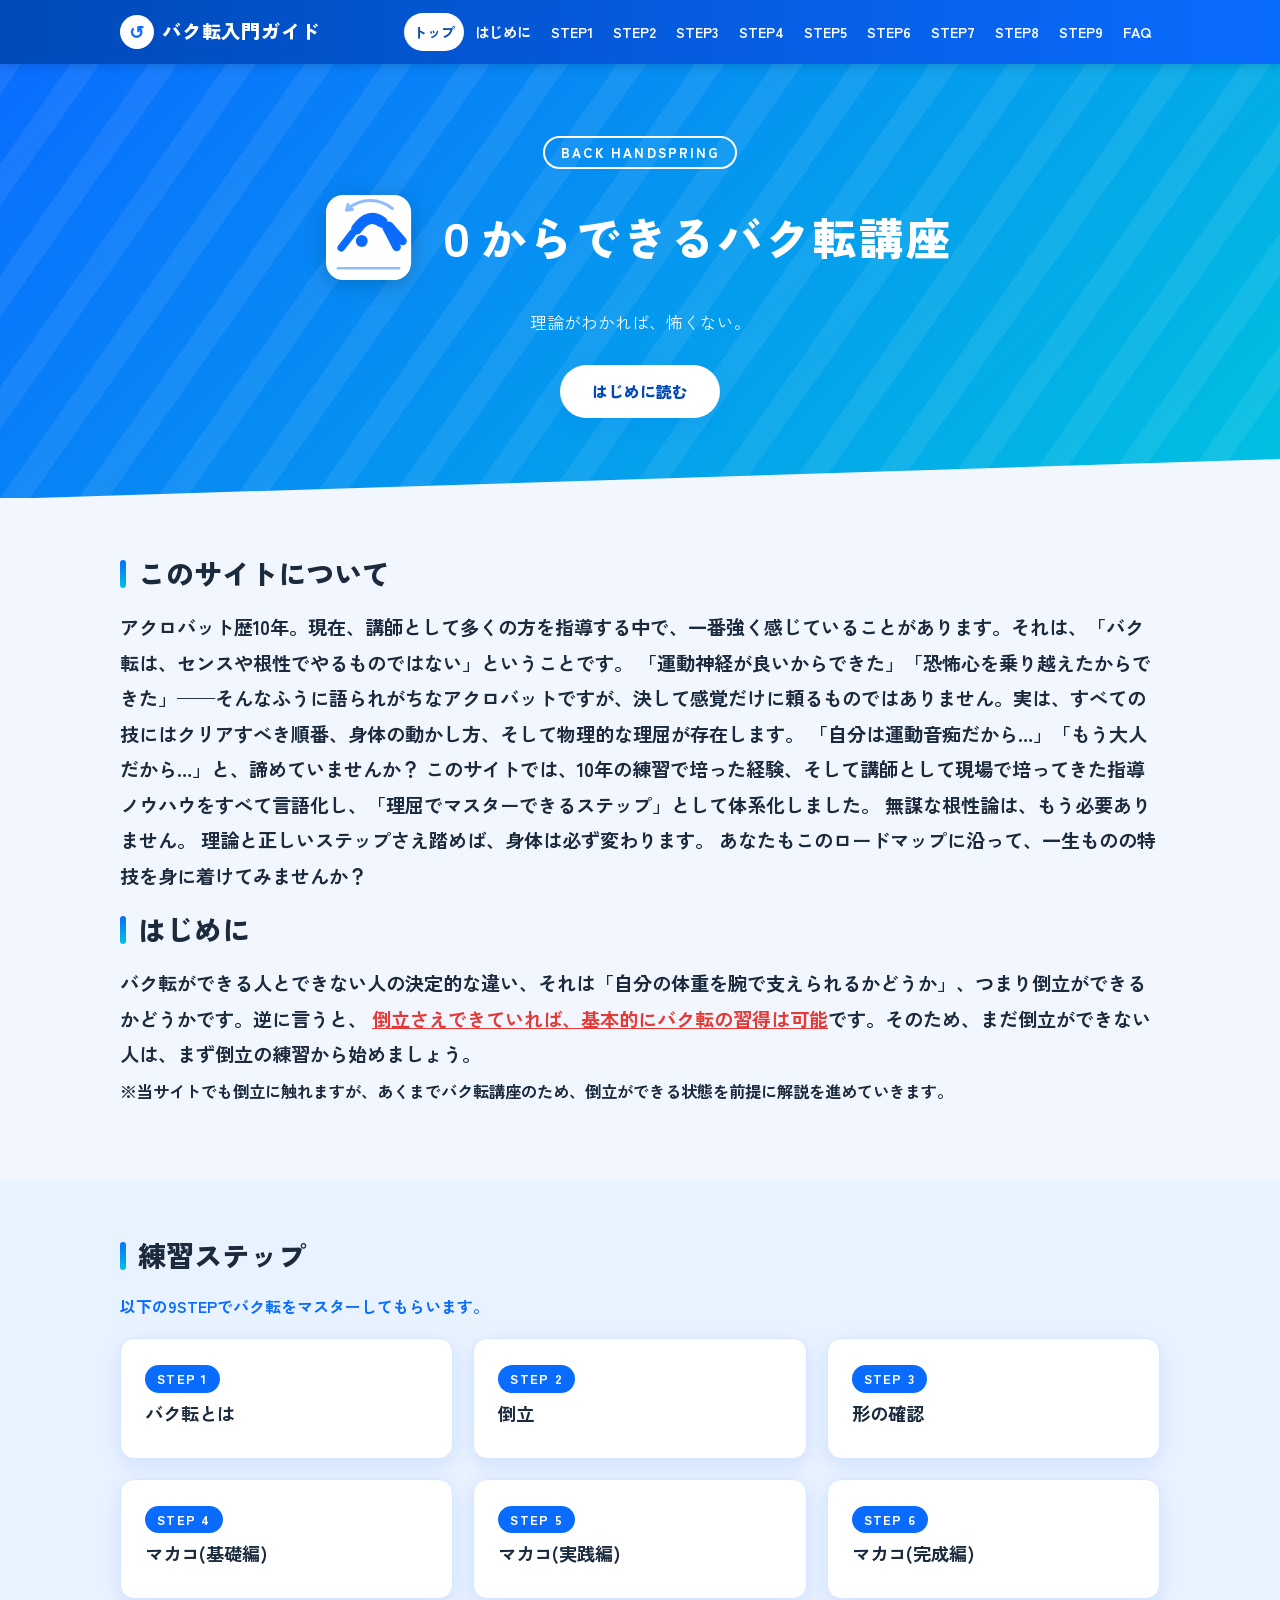
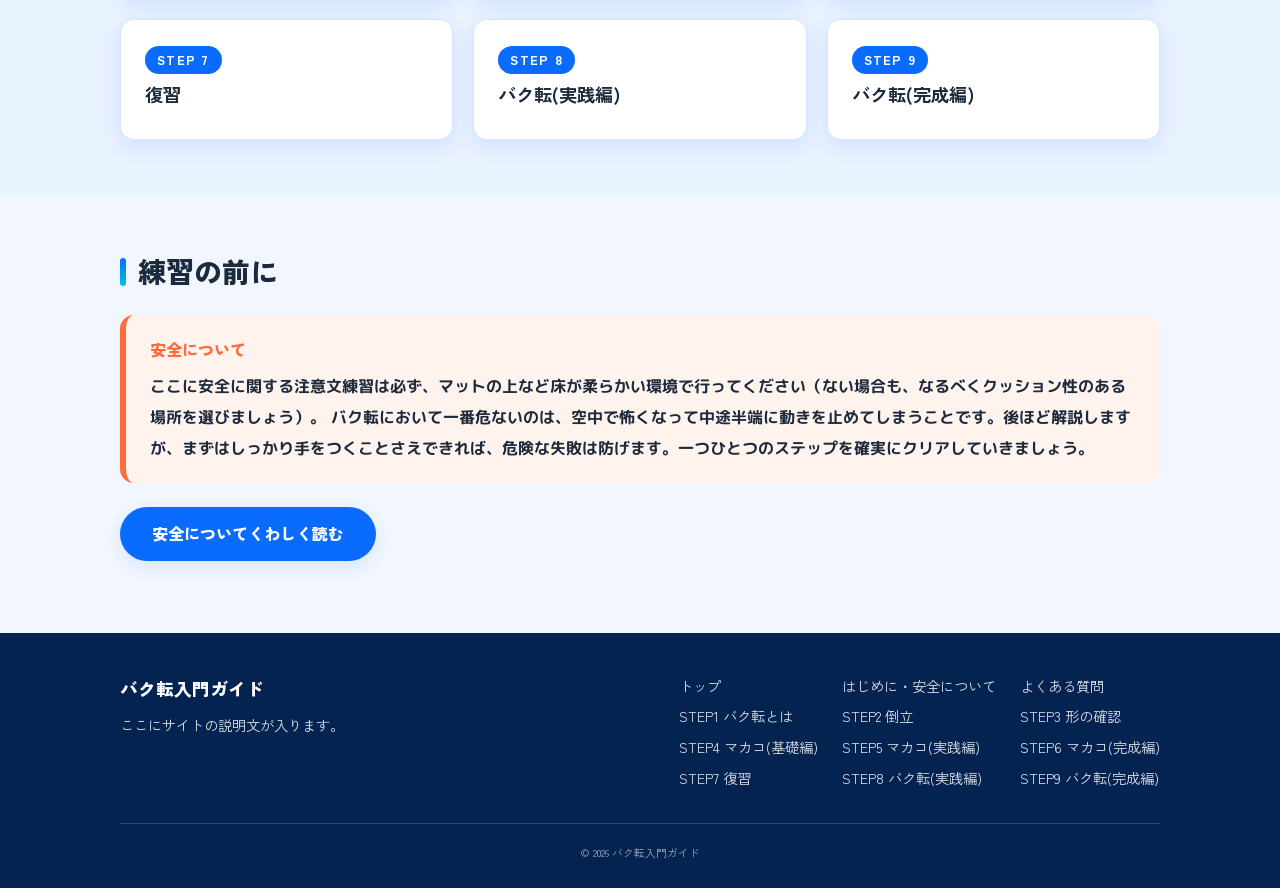
<file: index.html>
<!DOCTYPE html>
<html lang="ja"><head>
<!-- Google tag (gtag.js) -->
<script async src="https://www.googletagmanager.com/gtag/js?id=G-RL248XK6YY"></script>
<script>
  window.dataLayer = window.dataLayer || [];
  function gtag(){dataLayer.push(arguments);}
  gtag('js', new Date());

  gtag('config', 'G-RL248XK6YY');
</script>
  <meta charset="UTF-8">
  <meta name="viewport" content="width=device-width, initial-scale=1">
  <title>バク転入門ガイド｜0からはじめるバク転</title>
  <meta name="description" content="バク転を0から段階的に練習するための解説サイトです。">
  <link rel="stylesheet" href="style.css">
</head>
<body>

  <!-- ===== ヘッダー（全ページ共通） ===== -->
  <header class="site-header">
    <div class="container header-inner">
      <a href="index.html" class="logo"><span class="logo-mark">↺</span>バク転入門ガイド</a>
      <input type="checkbox" id="nav-toggle" class="nav-toggle">
      <label for="nav-toggle" class="nav-toggle-label" aria-label="メニューを開く"><span></span></label>
      <nav class="global-nav" aria-label="メインメニュー">
        <ul>
          <li><a href="index.html" aria-current="page">トップ</a></li>
          <li><a href="intro.html">はじめに</a></li>
          <li><a href="step1.html">STEP1</a></li>
          <li><a href="step2.html">STEP2</a></li>
          <li><a href="step3.html">STEP3</a></li>
          <li><a href="step4.html">STEP4</a></li>
          <li><a href="step5.html">STEP5</a></li>
          <li><a href="step6.html">STEP6</a></li>
          <li><a href="step7.html">STEP7</a></li>
          <li><a href="step8.html">STEP8</a></li>
          <li><a href="step9.html">STEP9</a></li>
          <li><a href="faq.html">FAQ</a></li>
        </ul>
      </nav>
    </div>
  </header>

  <main>
    <!-- メインビジュアル -->
    <section class="hero">
      <div class="container">
        <span class="hero-label">BACK HANDSPRING</span>
        <div class="hero-title">
          <svg class="hero-logo" viewBox="0 0 100 100" role="img" aria-label="バク転のロゴ">
            <rect class="hero-logo-bg" width="100" height="100" rx="20"/>
            <g class="hero-logo-body" fill="none" stroke-linecap="round" stroke-linejoin="round">
              <path class="hero-logo-arc" d="M78 16 A40 40 0 0 0 26 16 M31 17 L24 18 L26 11" stroke-width="3.5"/>
              <path class="hero-logo-arc" d="M14 86 H86" stroke-width="3"/>
              <path d="M36 40 Q50 20 66 32" stroke-width="13"/>
              <path d="M31 45 L18 62" stroke-width="9"/>
              <path d="M71 38 L83 61" stroke-width="10"/>
              <path d="M74 36 L90 54" stroke-width="10"/>
            </g>
            <circle class="hero-logo-head" cx="42" cy="54" r="7"/>
          </svg>
          <h1>０からできるバク転講座</h1>
        </div>
        <p class="hero-lead">理論がわかれば、怖くない。</p>
        <a href="intro.html" class="btn">はじめに読む</a>
      </div>
    </section>

    <!-- このサイトについて -->
    <section class="section">
      <div class="container content">
        <h2 class="section-title">このサイトについて</h2>
        <p><span style="font-size: 1.2em;"><span style="font-family: &quot;Zen Maru Gothic&quot;, sans-serif;"><b><span style="font-family: &quot;Zen Kaku Gothic New&quot;, sans-serif;">アクロバット歴10年。現在、講師として多くの方を指導する中で、一番強く感じていることがあります。それは、「バク転は、センスや根性でやるものではない」ということです。  「運動神経が良いからできた」「恐怖心を乗り越えたからできた」——そんなふうに語られがちなアクロバットですが、決して感覚だけに頼るものではありません。実は、すべての技にはクリアすべき順番、身体の動かし方、そして物理的な理屈が存在します。  「自分は運動音痴だから…」「もう大人だから…」と、諦めていませんか？  このサイトでは、10年の練習で培った経験、そして講師として現場で培ってきた指導ノウハウをすべて言語化し、「理屈でマスターできるステップ」として体系化しました。  無謀な根性論は、もう必要ありません。 理論と正しいステップさえ踏めば、身体は必ず変わります。 あなたもこのロードマップに沿って、一生ものの特技を身に着けてみませんか？</span></b></span></span></p>
        <h2 class="section-title">はじめに</h2><p><span style="font-family: &quot;Zen Kaku Gothic New&quot;, sans-serif; font-size: 1.2em;"><b>バク転ができる人とできない人の決定的な違い、それは「自分の体重を腕で支えられるかどうか」、つまり倒立ができるかどうかです。逆に言うと、 <span style="color: rgb(229, 57, 53);"><u>倒立さえできていれば、基本的にバク転の習得は可能</u></span>です。そのため、まだ倒立ができない人は、まず倒立の練習から始めましょう。</b><br><b><span style="font-size: 0.85em;"> ※当サイトでも倒立に触れますが、あくまでバク転講座のため、倒立ができる状態を前提に解説を進めていきます。</span></b></span></p>
      </div>
    </section>

    <!-- 練習ステップ一覧 -->
    <section class="section section--tint">
      <div class="container">
        <h2 class="section-title">練習ステップ</h2>
        <p><b><span style="color: var(--c-primary);">以下の9STEPでバク転をマスターしてもらいます。</span></b></p>
        <ul class="card-grid">
          <li>
            <a href="step1.html" class="card">
              <span class="card-step">STEP 1</span>
              <h3>バク転とは</h3>
              
            </a>
          </li>
          <li>
            <a href="step2.html" class="card">
              <span class="card-step">STEP 2</span>
              <h3>倒立</h3>
              
            </a>
          </li>
          <li>
            <a href="step3.html" class="card">
              <span class="card-step">STEP 3</span>
              <h3>形の確認</h3>
              
            </a>
          </li>
          <li>
            <a href="step4.html" class="card">
              <span class="card-step">STEP 4</span>
              <h3>マカコ(基礎編)</h3>
              
            </a>
          </li><li>
            <a href="step5.html" class="card">
              <span class="card-step">STEP 5</span>
              <h3>マカコ(実践編)</h3>
              
            </a>
          </li>
          <li>
            <a href="step6.html" class="card" style="min-height: 119px;">
              <span class="card-step">STEP 6</span>
              <h3>マカコ(完成編)</h3>
              
            </a>
          </li>
          <li>
            <a href="step7.html" class="card">
              <span class="card-step">STEP 7</span>
              <h3>復習</h3>
              
            </a>
          </li><li>
            <a href="step8.html" class="card">
              <span class="card-step">STEP 8</span>
              <h3>バク転(実践編)</h3>
              
            </a>
          </li><li>
            <a href="step9.html" class="card">
              <span class="card-step">STEP 9</span>
              <h3>バク転(完成編)</h3>
              
            </a>
          </li>
        </ul>
      </div>
    </section>

    <!-- 安全への案内 -->
    <section class="section">
      <div class="container content">
        <h2 class="section-title">練習の前に</h2>
        <div class="box box--warn">
          <p class="box-title">安全について</p>
          <p><span style="color: rgb(27, 42, 61); font-family: &quot;M PLUS Rounded 1c&quot;, sans-serif;"><b>ここに安全に関する注意文練習は必ず、マットの上など床が柔らかい環境で行ってください（ない場合も、なるべくクッション性のある場所を選びましょう）。  バク転において一番危ないのは、空中で怖くなって中途半端に動きを止めてしまうことです。後ほど解説しますが、まずはしっかり手をつくことさえできれば、危険な失敗は防げます。一つひとつのステップを確実にクリアしていきましょう。</b></span></p>
        </div>
        <p><a href="intro.html" class="btn btn--primary">安全についてくわしく読む</a></p>
      </div>
    </section>

  </main>

  <!-- ===== フッター（全ページ共通） ===== -->
  <footer class="site-footer">
    <div class="container">
      <div class="footer-inner">
        <div>
          <p class="footer-brand">バク転入門ガイド</p>
          <p>ここにサイトの説明文が入ります。</p>
        </div>
        <nav class="footer-nav" aria-label="フッターメニュー">
          <ul>
            <li><a href="index.html">トップ</a></li>
            <li><a href="intro.html">はじめに・安全について</a></li>
            <li><a href="faq.html">よくある質問</a></li>
            <li><a href="step1.html">STEP1 バク転とは</a></li>
            <li><a href="step2.html">STEP2 倒立</a></li>
            <li><a href="step3.html">STEP3 形の確認</a></li>
            <li><a href="step4.html">STEP4 マカコ(基礎編)</a></li>
            <li><a href="step5.html">STEP5 マカコ(実践編)</a></li>
            <li><a href="step6.html">STEP6 マカコ(完成編)</a></li>
            <li><a href="step7.html">STEP7 復習</a></li>
            <li><a href="step8.html">STEP8 バク転(実践編)</a></li>
            <li><a href="step9.html">STEP9 バク転(完成編)</a></li>
          </ul>
        </nav>
      </div>
      <p class="copyright"><small>© 2026 バク転入門ガイド</small></p>
    </div>
  </footer>

  <!-- 編集モード（ローカルで開いたときだけ表示） -->
  <script src="editor.js"></script>





























</body></html>
</file>
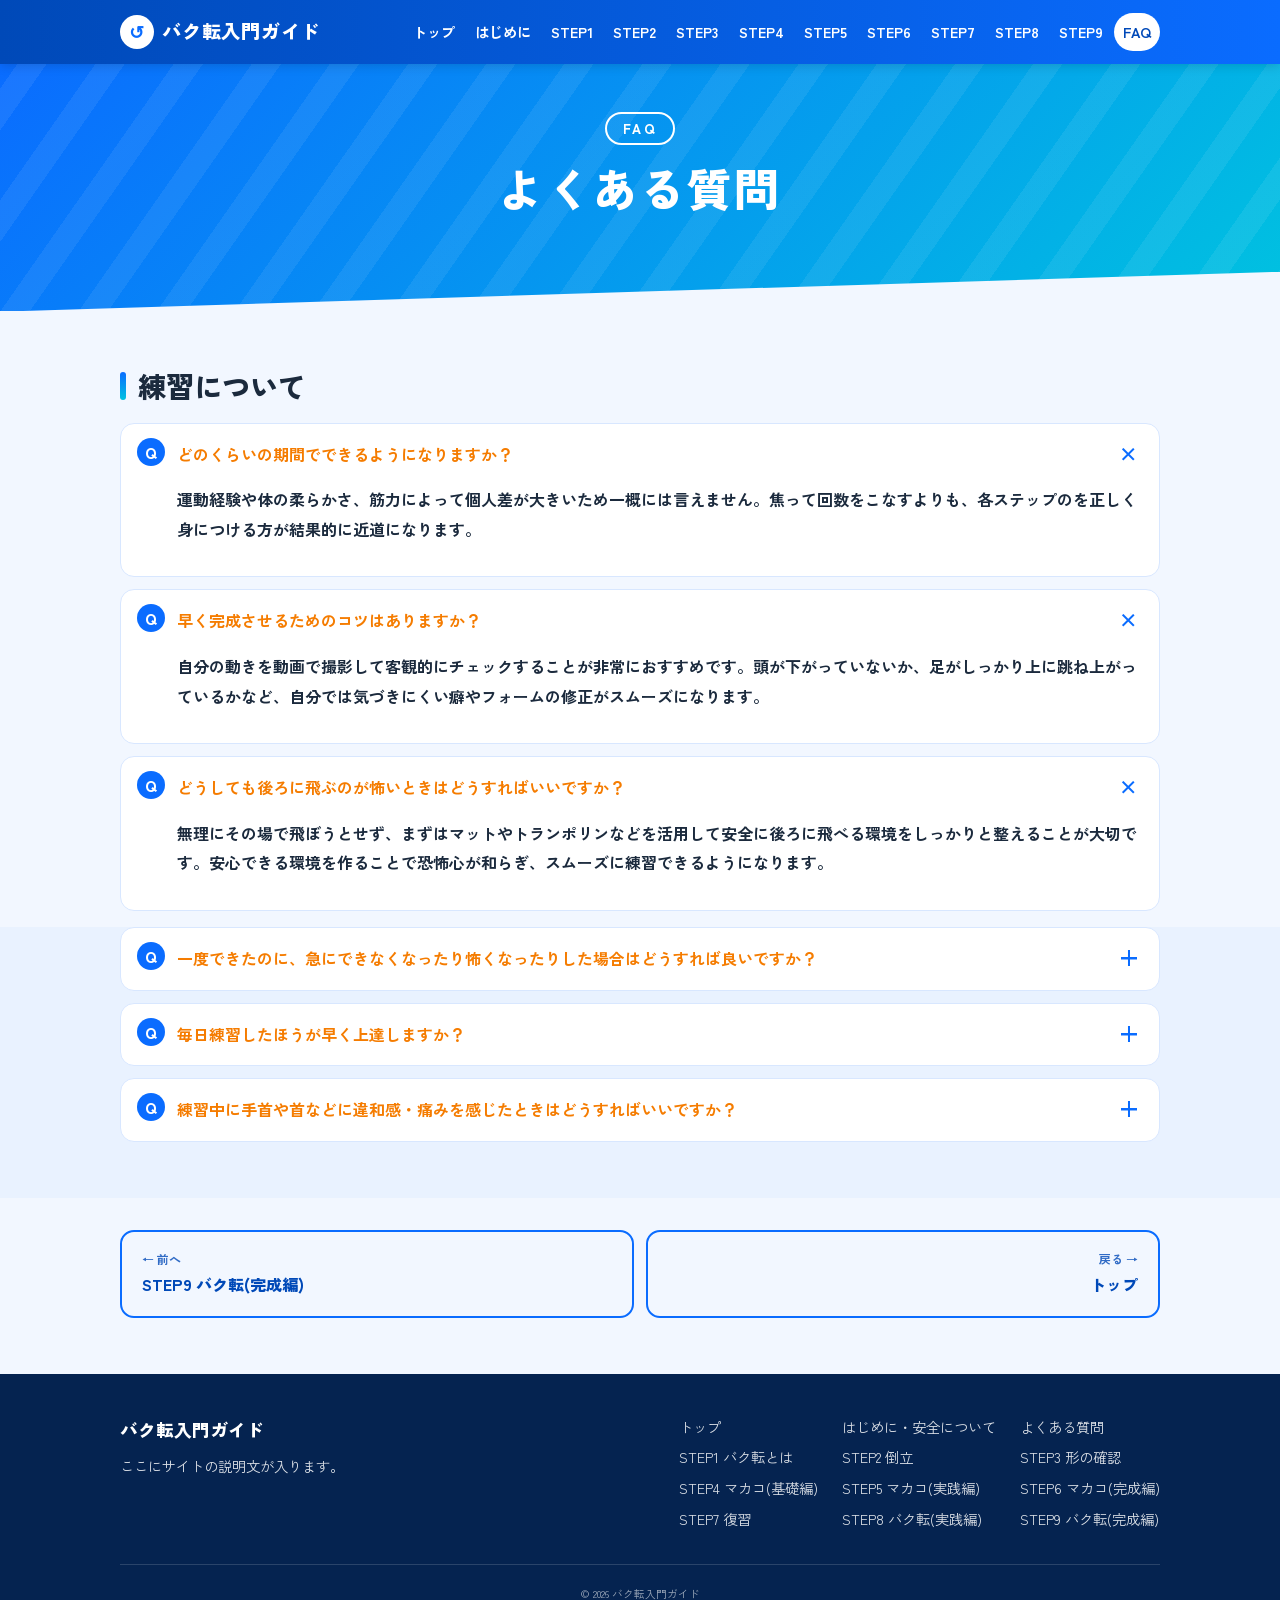
<file: faq.html>
<!DOCTYPE html>
<html lang="ja"><head>
<!-- Google tag (gtag.js) -->
<script async src="https://www.googletagmanager.com/gtag/js?id=G-RL248XK6YY"></script>
<script>
  window.dataLayer = window.dataLayer || [];
  function gtag(){dataLayer.push(arguments);}
  gtag('js', new Date());

  gtag('config', 'G-RL248XK6YY');
</script>
  <meta charset="UTF-8">
  <meta name="viewport" content="width=device-width, initial-scale=1">
  <title>よくある質問｜バク転入門ガイド</title>
  <meta name="description" content="バク転の練習に関するよくある質問と回答です。">
  <link rel="stylesheet" href="style.css">
</head>
<body>

  <!-- ===== ヘッダー（全ページ共通） ===== -->
  <header class="site-header">
    <div class="container header-inner">
      <a href="index.html" class="logo"><span class="logo-mark">↺</span>バク転入門ガイド</a>
      <input type="checkbox" id="nav-toggle" class="nav-toggle">
      <label for="nav-toggle" class="nav-toggle-label" aria-label="メニューを開く"><span></span></label>
      <nav class="global-nav" aria-label="メインメニュー">
        <ul>
          <li><a href="index.html">トップ</a></li>
          <li><a href="intro.html">はじめに</a></li>
          <li><a href="step1.html">STEP1</a></li>
          <li><a href="step2.html">STEP2</a></li>
          <li><a href="step3.html">STEP3</a></li>
          <li><a href="step4.html">STEP4</a></li>
          <li><a href="step5.html">STEP5</a></li>
          <li><a href="step6.html">STEP6</a></li>
          <li><a href="step7.html">STEP7</a></li>
          <li><a href="step8.html">STEP8</a></li>
          <li><a href="step9.html">STEP9</a></li>
          <li><a href="faq.html" aria-current="page">FAQ</a></li>
        </ul>
      </nav>
    </div>
  </header>

  <main>
    <section class="hero hero--small">
      <div class="container">
        <span class="hero-label">FAQ</span>
        <h1>よくある質問</h1>
        
      </div>
    </section>

    <section class="section" style="padding-bottom: 16px;">
      <div class="container content">
        <h2 class="section-title">練習について</h2>
        <div class="faq-list">
          <details class="faq-item" open="">
            <summary><span style="color: rgb(245, 124, 0);">どのくらいの期間でできるようになりますか？</span></summary>
            <div class="faq-answer">
              <p><b>運動経験や体の柔らかさ、筋力によって個人差が大きいため一概には言えません。焦って回数をこなすよりも、各ステップのを正しく身につける方が結果的に近道になります。</b></p>
            </div>
          </details>
          <details class="faq-item" open="">
            <summary><span style="color: rgb(245, 124, 0);">早く完成させるためのコツはありますか？</span></summary>
            <div class="faq-answer">
              <p><b>自分の動きを動画で撮影して客観的にチェックすることが非常におすすめです。頭が下がっていないか、足がしっかり上に跳ね上がっているかなど、自分では気づきにくい癖やフォームの修正がスムーズになります。</b></p>
            </div>
          </details>
          <details class="faq-item" open="">
            <summary><span style="color: rgb(245, 124, 0);">どうしても後ろに飛ぶのが怖いときはどうすればいいですか？</span></summary>
            <div class="faq-answer">
              <p><b>無理にその場で飛ぼうとせず、まずはマットやトランポリンなどを活用して安全に後ろに飛べる環境をしっかりと整えることが大切です。安心できる環境を作ることで恐怖心が和らぎ、スムーズに練習できるようになります。</b></p>
            </div>
          </details>
        </div>
      </div>
    </section>

    <section class="section section--tint" style="padding-top: 0px;">
      <div class="container content">
        
        <div class="faq-list">
          <details class="faq-item">
            <summary><span style="color: rgb(245, 124, 0);">一度できたのに、急にできなくなったり怖くなったりした場合はどうすれば良いですか？</span></summary>
            <div class="faq-answer">
              <p><b>スランプや一時的な恐怖心で急にできなくなることはよくあります。そんなときは無理をせず、一度前のSTEPに戻って感覚を確かめ直すのが克服の近道です。</b></p>
            </div>
          </details>
          <details class="faq-item">
            <summary><span style="color: rgb(245, 124, 0);">毎日練習したほうが早く上達しますか？</span></summary>
            <div class="faq-answer">
              <p><b>筋肉や関節に疲労が蓄積するため、毎日激しい練習をするのはケガの原因になります。しっかりと体を休める日を作りつつ、無理のない範囲で計画的に続けることが上達への近道です。忙しい場合でも、感覚が薄れてしまわないよう週に1回程度のペースでも良いので練習を続けましょう。</b></p>
            </div>
          </details>
          <details class="faq-item">
            <summary><span style="color: rgb(245, 124, 0);">練習中に手首や首などに違和感・痛みを感じたときはどうすればいいですか？</span></summary>
            <div class="faq-answer">
              <p><b>痛みや違和感を我慢して練習を続けると、大きなケガにつながる恐れがあります。少しでも異変を感じたらその日の練習はすぐに中断し、無理をしないことが大切です。痛みが強い場合や、数日経っても引かない場合は無理をせず、早めに整形外科などの専門医を受診してください。</b></p>
            </div>
          </details>
        </div>
      </div>
    </section>

    <div class="container">
      <nav class="step-nav" aria-label="ページ移動">
        <a href="step9.html" class="prev"><small>← 前へ</small>STEP9 バク転(完成編)</a>
        <a href="index.html" class="next"><small>戻る →</small>トップ</a>
      </nav>
    </div>

  </main>

  <!-- ===== フッター（全ページ共通） ===== -->
  <footer class="site-footer">
    <div class="container">
      <div class="footer-inner">
        <div>
          <p class="footer-brand">バク転入門ガイド</p>
          <p>ここにサイトの説明文が入ります。</p>
        </div>
        <nav class="footer-nav" aria-label="フッターメニュー">
          <ul>
            <li><a href="index.html">トップ</a></li>
            <li><a href="intro.html">はじめに・安全について</a></li>
            <li><a href="faq.html">よくある質問</a></li>
            <li><a href="step1.html">STEP1 バク転とは</a></li>
            <li><a href="step2.html">STEP2 倒立</a></li>
            <li><a href="step3.html">STEP3 形の確認</a></li>
            <li><a href="step4.html">STEP4 マカコ(基礎編)</a></li>
            <li><a href="step5.html">STEP5 マカコ(実践編)</a></li>
            <li><a href="step6.html">STEP6 マカコ(完成編)</a></li>
            <li><a href="step7.html">STEP7 復習</a></li>
            <li><a href="step8.html">STEP8 バク転(実践編)</a></li>
            <li><a href="step9.html">STEP9 バク転(完成編)</a></li>
          </ul>
        </nav>
      </div>
      <p class="copyright"><small>© 2026 バク転入門ガイド</small></p>
    </div>
  </footer>

  <!-- 編集モード（ローカルで開いたときだけ表示） -->
  <script src="editor.js"></script>













</body></html>
</file>
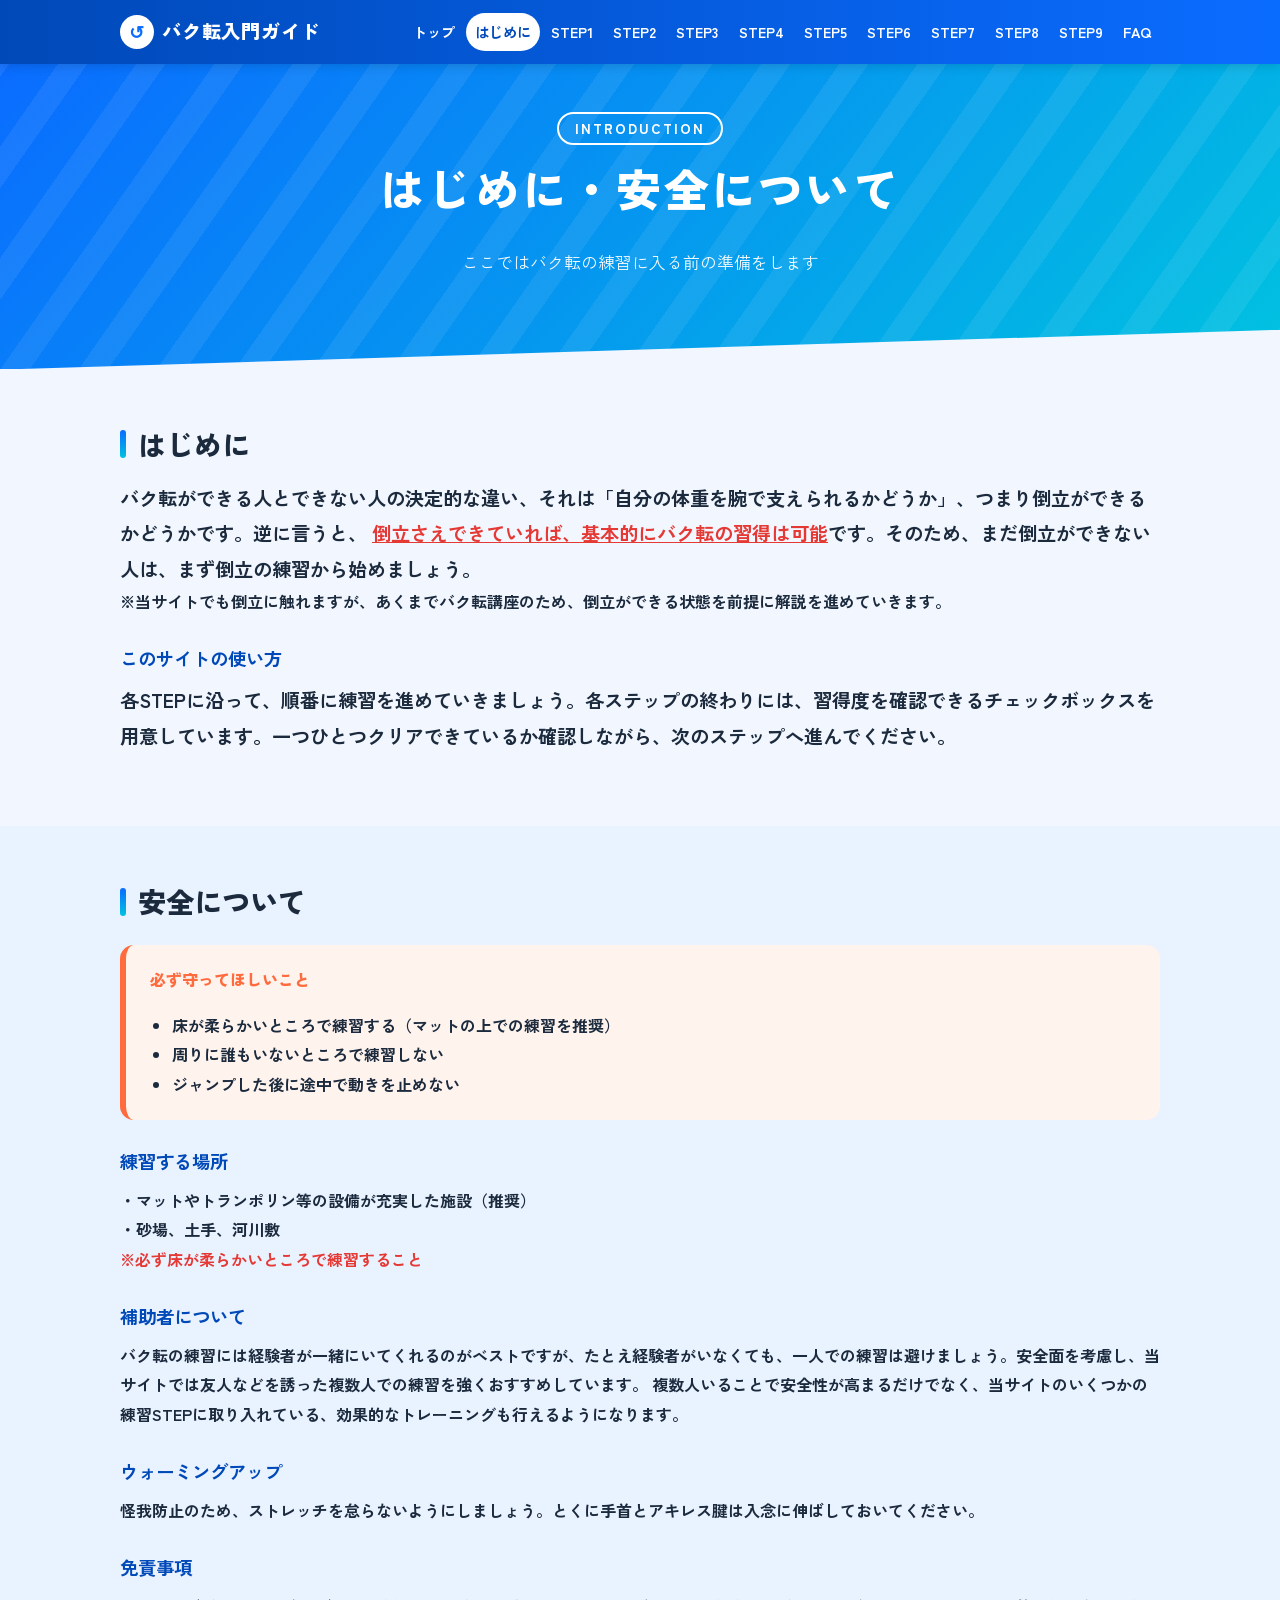
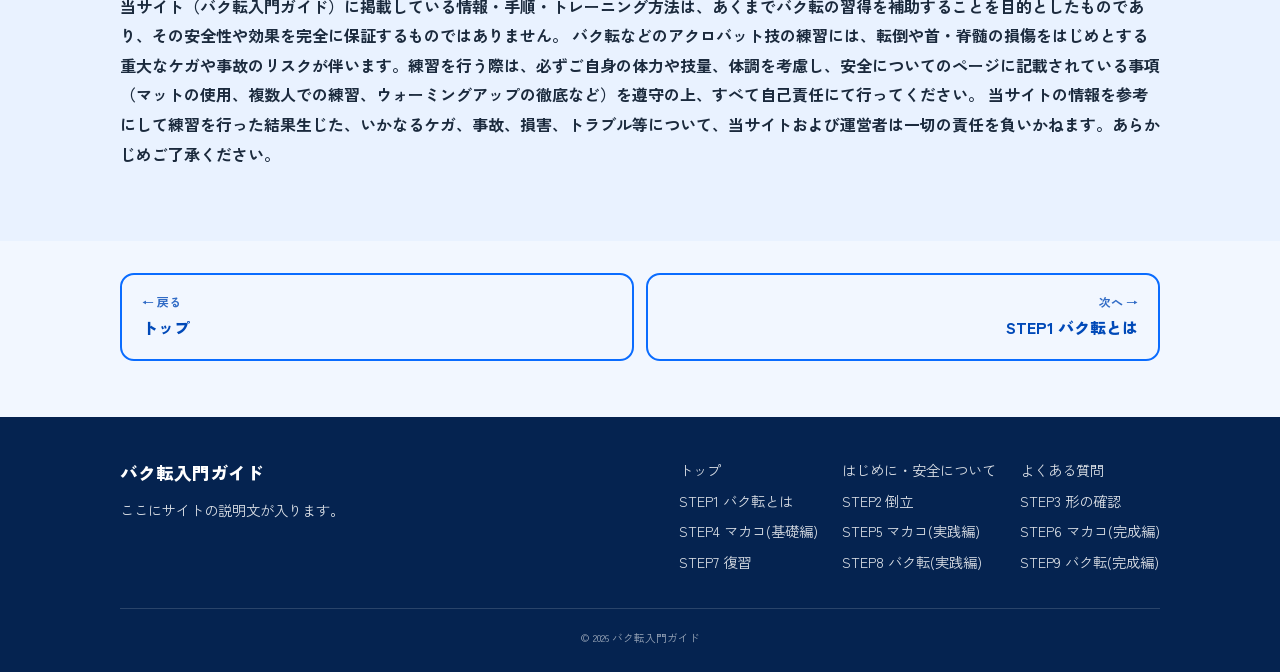
<file: intro.html>
<!DOCTYPE html>
<html lang="ja"><head>
<!-- Google tag (gtag.js) -->
<script async src="https://www.googletagmanager.com/gtag/js?id=G-RL248XK6YY"></script>
<script>
  window.dataLayer = window.dataLayer || [];
  function gtag(){dataLayer.push(arguments);}
  gtag('js', new Date());

  gtag('config', 'G-RL248XK6YY');
</script>
  <meta charset="UTF-8">
  <meta name="viewport" content="width=device-width, initial-scale=1">
  <title>はじめに・安全について｜バク転入門ガイド</title>
  <meta name="description" content="練習をはじめる前に読んでほしいことと、安全に練習するための注意点です。">
  <link rel="stylesheet" href="style.css">
</head>
<body>

  <!-- ===== ヘッダー（全ページ共通） ===== -->
  <header class="site-header">
    <div class="container header-inner">
      <a href="index.html" class="logo"><span class="logo-mark">↺</span>バク転入門ガイド</a>
      <input type="checkbox" id="nav-toggle" class="nav-toggle">
      <label for="nav-toggle" class="nav-toggle-label" aria-label="メニューを開く"><span></span></label>
      <nav class="global-nav" aria-label="メインメニュー">
        <ul>
          <li><a href="index.html">トップ</a></li>
          <li><a href="intro.html" aria-current="page">はじめに</a></li>
          <li><a href="step1.html">STEP1</a></li>
          <li><a href="step2.html">STEP2</a></li>
          <li><a href="step3.html">STEP3</a></li>
          <li><a href="step4.html">STEP4</a></li>
          <li><a href="step5.html">STEP5</a></li>
          <li><a href="step6.html">STEP6</a></li>
          <li><a href="step7.html">STEP7</a></li>
          <li><a href="step8.html">STEP8</a></li>
          <li><a href="step9.html">STEP9</a></li>
          <li><a href="faq.html">FAQ</a></li>
        </ul>
      </nav>
    </div>
  </header>

  <main>
    <section class="hero hero--small">
      <div class="container">
        <span class="hero-label">INTRODUCTION</span>
        <h1>はじめに・安全について</h1>
        <p class="hero-lead">ここではバク転の練習に入る前の準備をします</p>
      </div>
    </section>

    <section class="section">
      <div class="container content">
        <h2 class="section-title">はじめに</h2>
        <p><span style="font-family: &quot;Zen Kaku Gothic New&quot;, sans-serif;"><span style="font-size: 1.2em;"><b>バク転ができる人とできない人の決定的な違い、それは「自分の体重を腕で支えられるかどうか」、つまり倒立ができるかどうかです。逆に言うと、 <span style="color: rgb(229, 57, 53);"><u>倒立さえできていれば、基本的にバク転の習得は可能</u></span>です。そのため、まだ倒立ができない人は、まず倒立の練習から始めましょう。</b></span></span> <br><b><span style="font-family: &quot;Zen Kaku Gothic New&quot;, sans-serif;">※当サイトでも倒立に触れますが、あくまでバク転講座のため、倒立ができる状態を前提に解説を進めていきます。</span></b></p>

        
        

        <h3>このサイトの使い方</h3>
        <p><b><span style="font-size: 1.2em;"><span style="font-family: &quot;Zen Kaku Gothic New&quot;, sans-serif;">各STEPに沿って、順番に練習を進めていきましょう。各ステップの終わりには、習得度を確認できるチェックボックスを用意しています。一つひとつクリアできているか確認しながら、次のステップへ進んでください。</span></span></b></p>
      </div>
    </section>

    <section class="section section--tint">
      <div class="container content">
        <h2 class="section-title">安全について</h2>
        <div class="box box--warn">
          <p class="box-title">必ず守ってほしいこと</p>
          <ul>
            <li><b>床が柔らかいところで練習する（マットの上での練習を推奨）</b></li>
            <li><b>周りに誰もいないところで練習しない</b></li>
            <li><b>ジャンプした後に途中で動きを止めない</b></li>
          </ul>
        </div>

        <h3>練習する場所</h3>
        <p><b><span style="font-family: &quot;Zen Kaku Gothic New&quot;, sans-serif;">・マットやトランポリン等の設備が充実した施設（推奨）<br>・砂場、土手、河川敷<br><span style="color: rgb(229, 57, 53);">※必ず床が柔らかいところで練習すること</span></span></b></p>

        <h3>補助者について</h3>
        <p><b>バク転の練習には経験者が一緒にいてくれるのがベストですが、たとえ経験者がいなくても、一人での練習は避けましょう。安全面を考慮し、当サイトでは友人などを誘った複数人での練習を強くおすすめしています。 複数人いることで安全性が高まるだけでなく、当サイトのいくつかの練習STEPに取り入れている、効果的なトレーニングも行えるようになります。 </b></p>

        <h3>ウォーミングアップ</h3>
        <p><b><span style="font-family: &quot;Zen Kaku Gothic New&quot;, sans-serif;">怪我防止のため、ストレッチを怠らないようにしましょう。とくに手首とアキレス腱は入念に伸ばしておいてください。</span></b></p><h3>免責事項</h3>
      <p><b>当サイト（バク転入門ガイド）に掲載している情報・手順・トレーニング方法は、あくまでバク転の習得を補助することを目的としたものであり、その安全性や効果を完全に保証するものではありません。  バク転などのアクロバット技の練習には、転倒や首・脊髄の損傷をはじめとする重大なケガや事故のリスクが伴います。練習を行う際は、必ずご自身の体力や技量、体調を考慮し、安全についてのページに記載されている事項（マットの使用、複数人での練習、ウォーミングアップの徹底など）を遵守の上、すべて自己責任にて行ってください。  当サイトの情報を参考にして練習を行った結果生じた、いかなるケガ、事故、損害、トラブル等について、当サイトおよび運営者は一切の責任を負いかねます。あらかじめご了承ください。</b></p></div>
    </section>

    

    <div class="container">
      <nav class="step-nav" aria-label="ページ移動">
        <a href="index.html" class="prev"><small>← 戻る</small>トップ</a>
        <a href="step1.html" class="next"><small>次へ →</small>STEP1 バク転とは</a>
      </nav>
    </div>

  </main>

  <!-- ===== フッター（全ページ共通） ===== -->
  <footer class="site-footer">
    <div class="container">
      <div class="footer-inner">
        <div>
          <p class="footer-brand">バク転入門ガイド</p>
          <p>ここにサイトの説明文が入ります。</p>
        </div>
        <nav class="footer-nav" aria-label="フッターメニュー">
          <ul>
            <li><a href="index.html">トップ</a></li>
            <li><a href="intro.html">はじめに・安全について</a></li>
            <li><a href="faq.html">よくある質問</a></li>
            <li><a href="step1.html">STEP1 バク転とは</a></li>
            <li><a href="step2.html">STEP2 倒立</a></li>
            <li><a href="step3.html">STEP3 形の確認</a></li>
            <li><a href="step4.html">STEP4 マカコ(基礎編)</a></li>
            <li><a href="step5.html">STEP5 マカコ(実践編)</a></li>
            <li><a href="step6.html">STEP6 マカコ(完成編)</a></li>
            <li><a href="step7.html">STEP7 復習</a></li>
            <li><a href="step8.html">STEP8 バク転(実践編)</a></li>
            <li><a href="step9.html">STEP9 バク転(完成編)</a></li>
          </ul>
        </nav>
      </div>
      <p class="copyright"><small>© 2026 バク転入門ガイド</small></p>
    </div>
  </footer>

  <!-- 編集モード（ローカルで開いたときだけ表示） -->
  <script src="editor.js"></script>















</body></html>
</file>
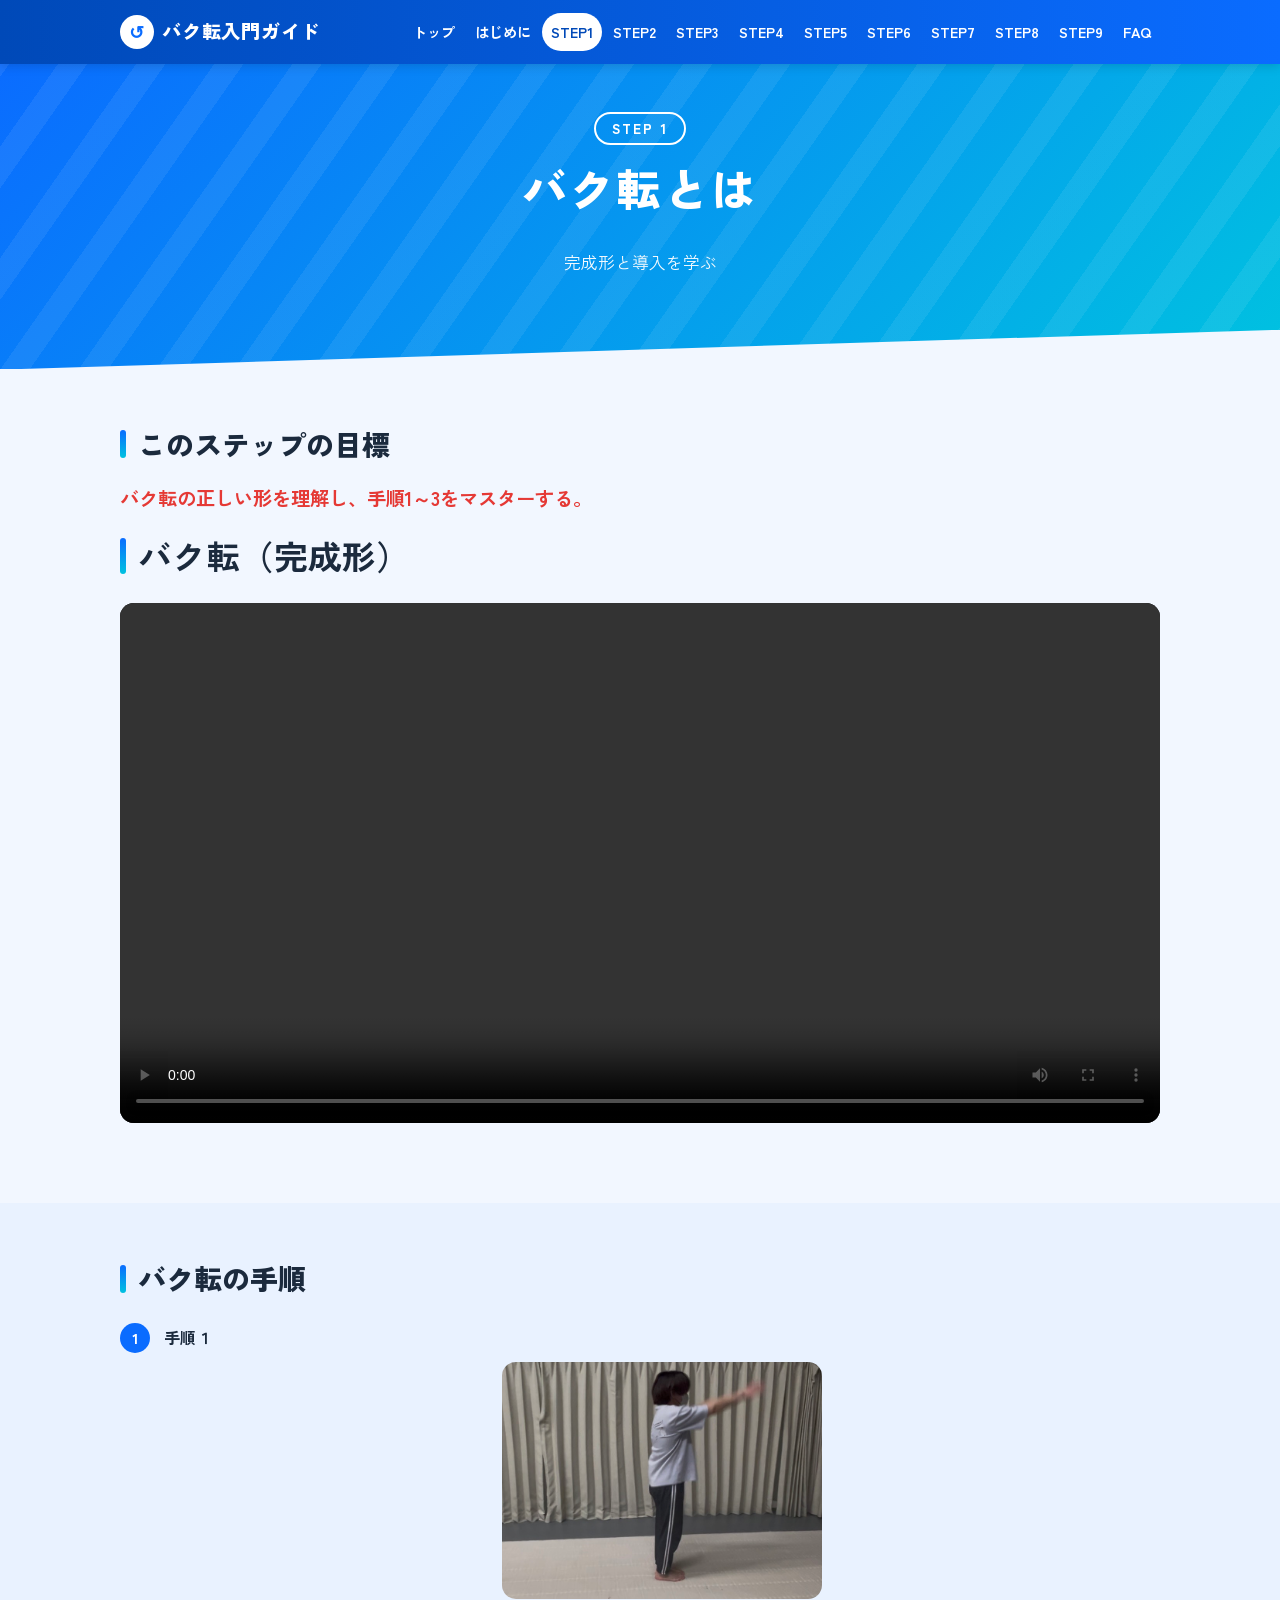
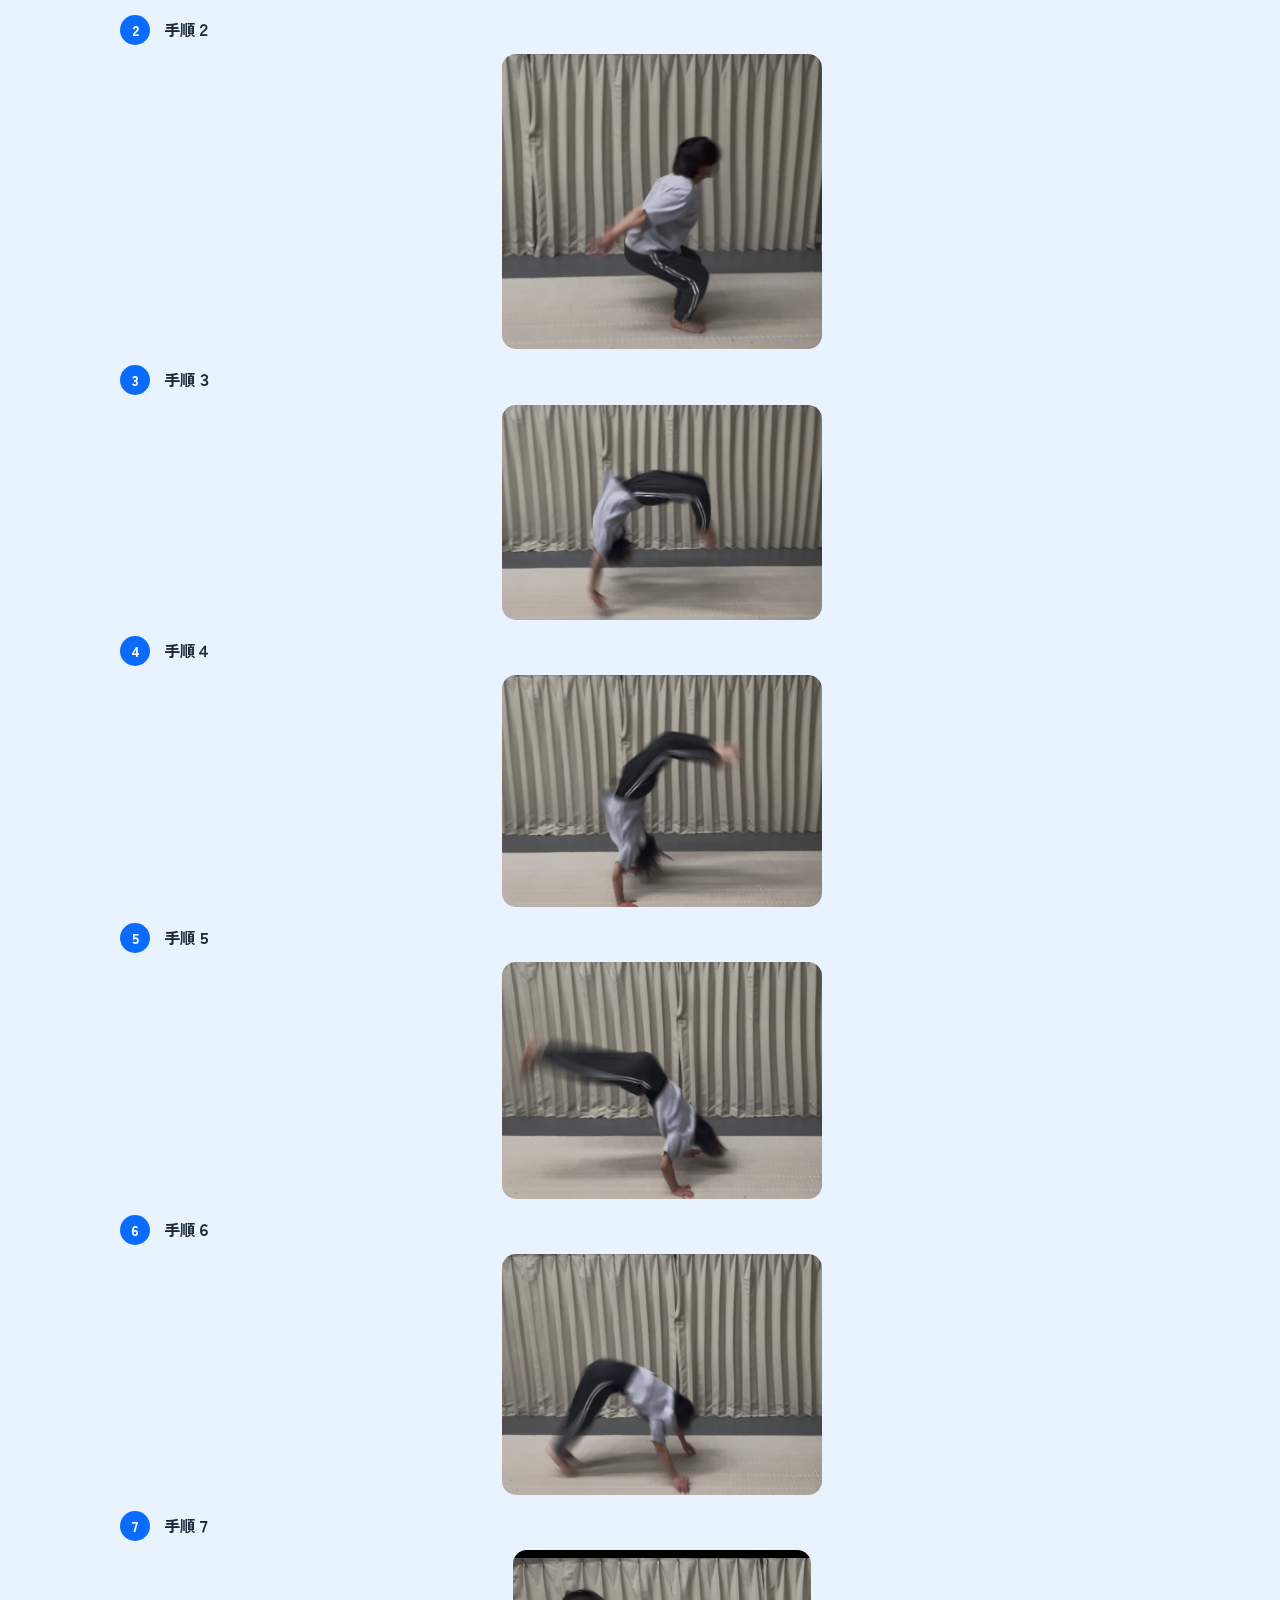
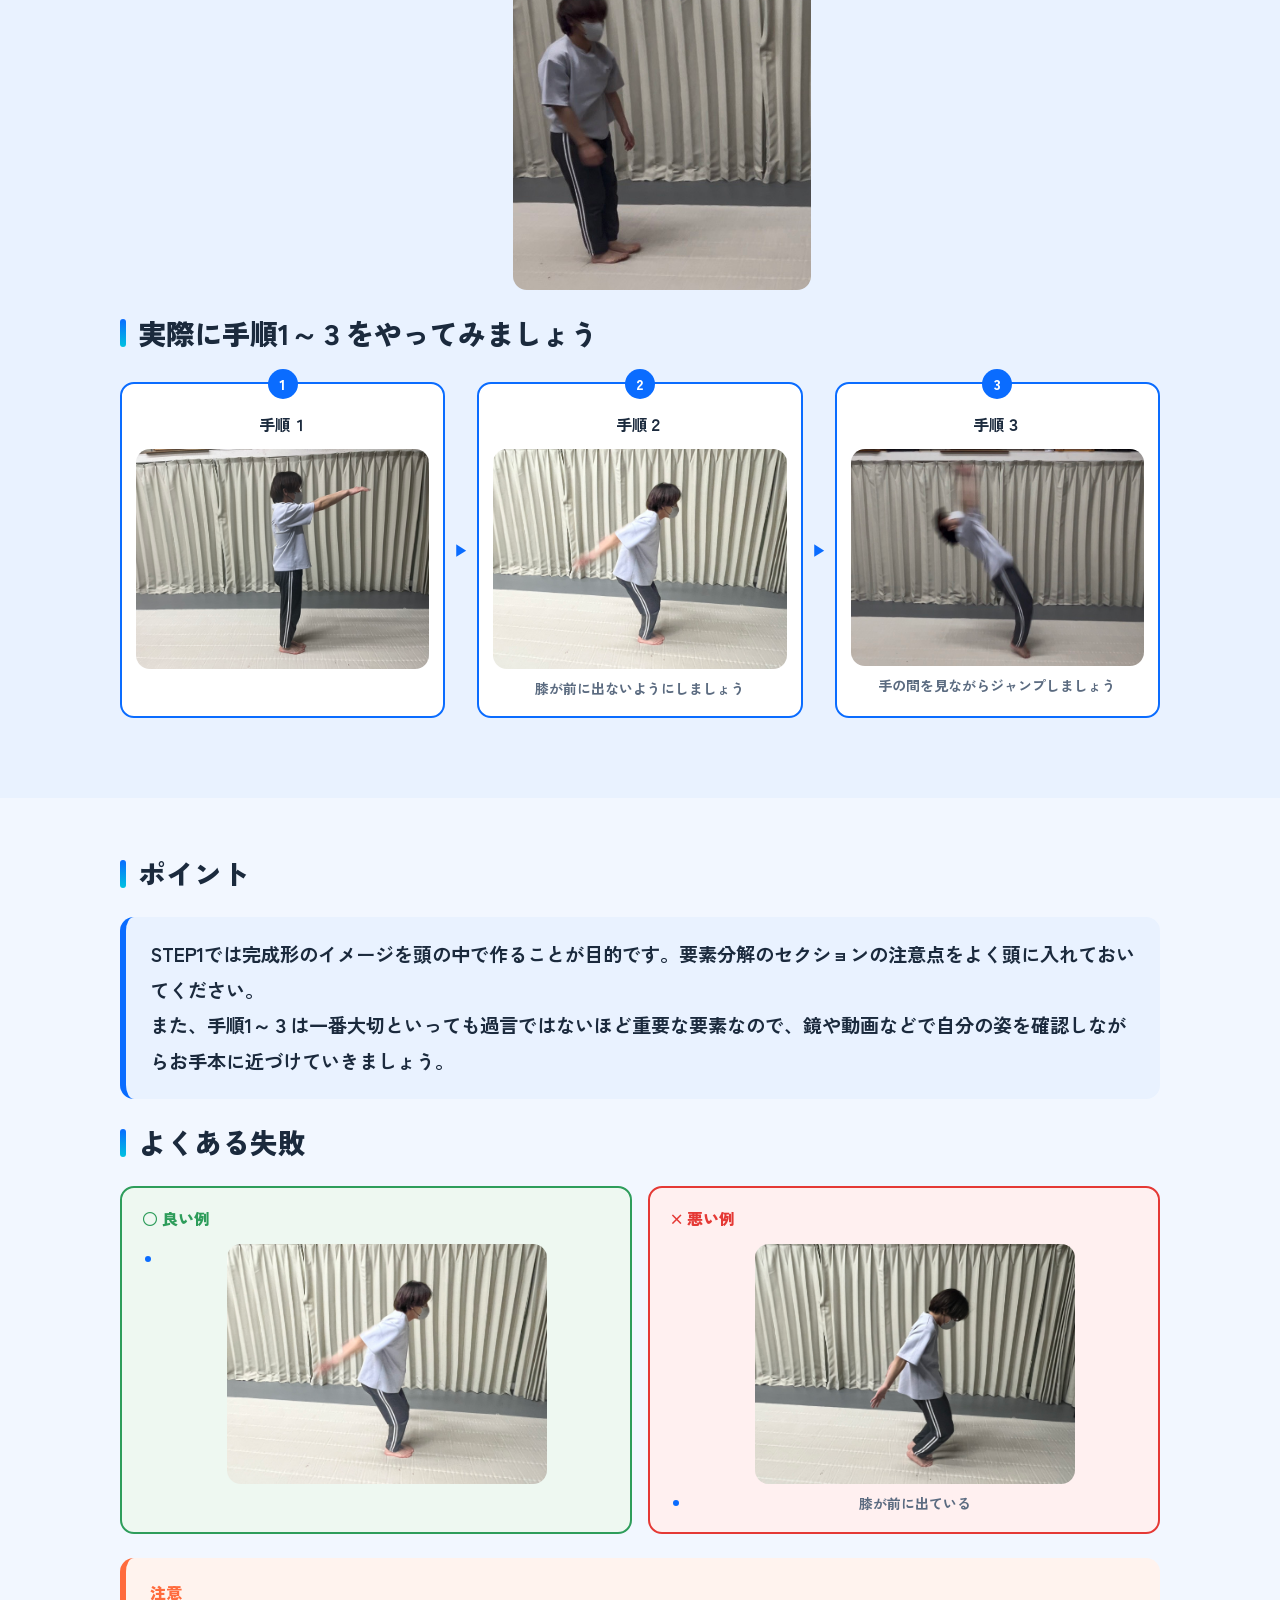
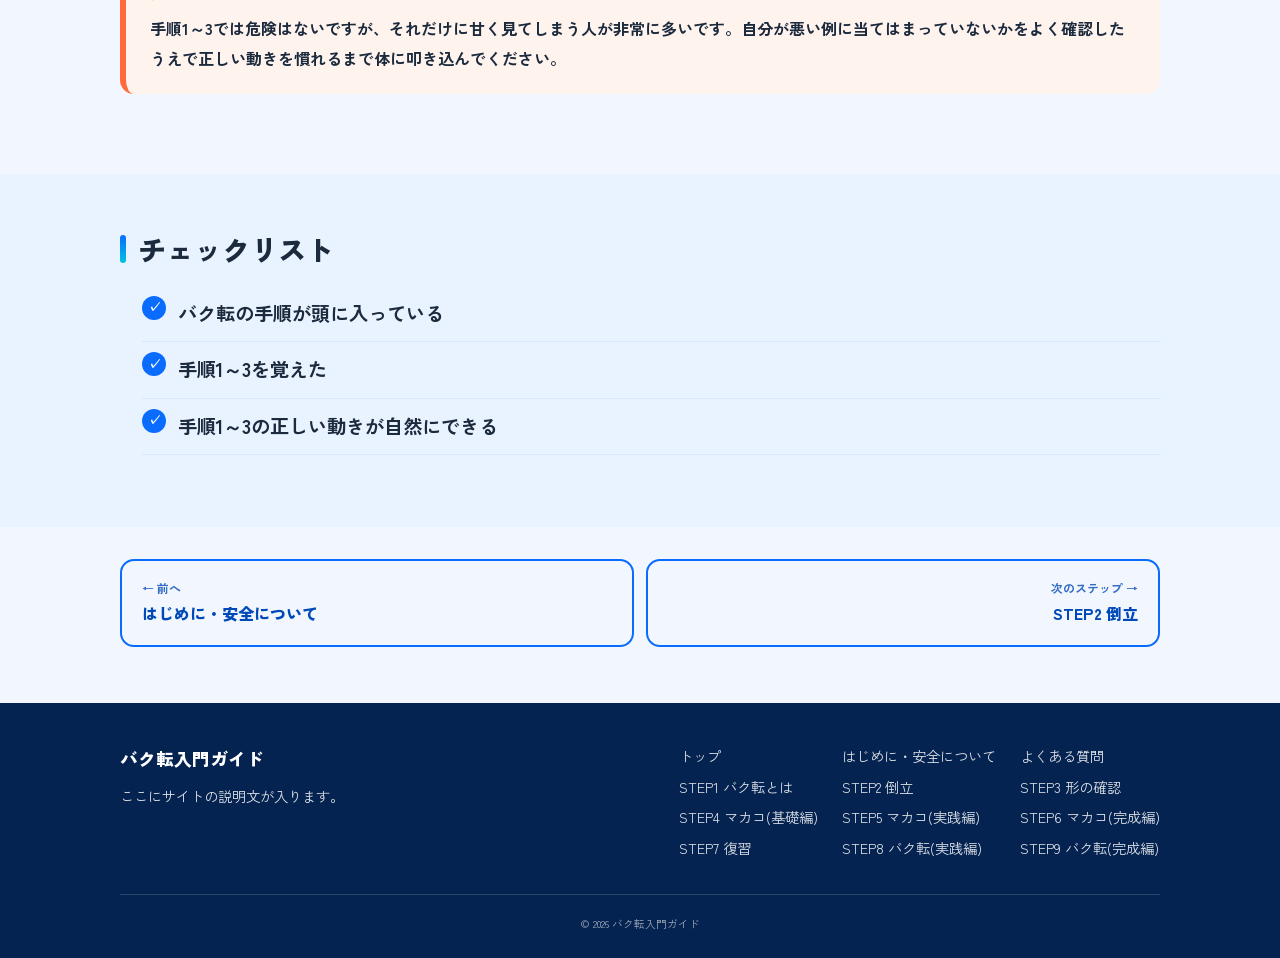
<file: step1.html>
<!DOCTYPE html>
<html lang="ja"><head>
<!-- Google tag (gtag.js) -->
<script async src="https://www.googletagmanager.com/gtag/js?id=G-RL248XK6YY"></script>
<script>
  window.dataLayer = window.dataLayer || [];
  function gtag(){dataLayer.push(arguments);}
  gtag('js', new Date());

  gtag('config', 'G-RL248XK6YY');
</script>
  <meta charset="UTF-8">
  <meta name="viewport" content="width=device-width, initial-scale=1">
  <title>STEP1 バク転とは｜バク転入門ガイド</title>
  <meta name="description" content="バク転練習ステップ1「バク転とは」の解説です。">
  <link rel="stylesheet" href="style.css">
</head>
<body>

  <!-- ===== ヘッダー（全ページ共通） ===== -->
  <header class="site-header">
    <div class="container header-inner">
      <a href="index.html" class="logo"><span class="logo-mark">↺</span>バク転入門ガイド</a>
      <input type="checkbox" id="nav-toggle" class="nav-toggle">
      <label for="nav-toggle" class="nav-toggle-label" aria-label="メニューを開く"><span></span></label>
      <nav class="global-nav" aria-label="メインメニュー">
        <ul>
          <li><a href="index.html">トップ</a></li>
          <li><a href="intro.html">はじめに</a></li>
          <li><a href="step1.html" aria-current="page">STEP1</a></li>
          <li><a href="step2.html">STEP2</a></li>
          <li><a href="step3.html">STEP3</a></li>
          <li><a href="step4.html">STEP4</a></li>
          <li><a href="step5.html">STEP5</a></li>
          <li><a href="step6.html">STEP6</a></li>
          <li><a href="step7.html">STEP7</a></li>
          <li><a href="step8.html">STEP8</a></li>
          <li><a href="step9.html">STEP9</a></li>
          <li><a href="faq.html">FAQ</a></li>
        </ul>
      </nav>
    </div>
  </header>

  <main>
    <section class="hero hero--small">
      <div class="container">
        <span class="hero-label">STEP 1</span>
        <h1>バク転とは</h1>
        <p class="hero-lead">完成形と導入を学ぶ</p>
      </div>
    </section><section class="section">
      <div class="container content">
        <h2 class="section-title">このステップの目標</h2>
        <p><b><span style="color: rgb(229, 57, 53);"><span style="font-family: &quot;Zen Kaku Gothic New&quot;, sans-serif;"><span style="font-size: 1.2em;">バク転の正しい形を理解し、手順1～3をマスターする。</span></span></span></b></p><h2 class="section-title"><span style="font-size: 1.2em;"><b><span style="font-family: &quot;Zen Kaku Gothic New&quot;, sans-serif;">バク転（完成形）</span></b></span></h2>
        
      <figure class="photo media-video photo--l"><video src="videos/video-20261103064431-0c4a.mp4" controls="" playsinline="" preload="metadata"></video><figcaption></figcaption></figure></div>
    </section>

    

    <section class="section section--tint">
      <div class="container content">
        <h2 class="section-title">バク転の手順</h2>
        <ol class="num-list"><li><p class="item-text"><b>手順１</b></p><figure class="photo photo--s"><img src="images/photo-20261103070000-kfhq.jpg" alt=""><figcaption></figcaption></figure></li><li><p class="item-text"><b>手順２</b></p><figure class="photo photo--s"><img src="images/photo-20261103070104-adhi.jpg" alt=""><figcaption></figcaption></figure></li><li><p class="item-text"><b>手順３</b></p><figure class="photo photo--s"><img src="images/photo-20261103070135-id69.jpg" alt=""><figcaption></figcaption></figure></li><li><p class="item-text"><b>手順４</b></p><figure class="photo photo--s"><img src="images/photo-20261103070202-rbke.jpg" alt=""><figcaption></figcaption></figure></li><li><p class="item-text"><b>手順５</b></p><figure class="photo photo--s"><img src="images/photo-20261103070249-6nvk.jpg" alt=""><figcaption></figcaption></figure></li><li><p class="item-text"><b>手順６</b></p><figure class="photo photo--s"><img src="images/photo-20261103070313-qzk7.jpg" alt=""><figcaption></figcaption></figure></li><li><p class="item-text"><b>手順７</b></p><figure class="photo photo--l" style="width: 30%;"><img src="images/photo-20261103070330-dux0.jpg" alt=""><figcaption></figcaption></figure></li></ol>
        
        
        
        
        
      <h2 class="section-title"><span style="font-family: &quot;Zen Kaku Gothic New&quot;, sans-serif;">実際に手順1～３をやってみましょう</span></h2><ol class="flow"><li><p class="item-text">手順１</p><figure class="photo photo--s"><img src="images/photo-20261103070535-1j6d.jpg" alt=""><figcaption></figcaption></figure></li><li><p class="item-text">手順２</p><figure class="photo photo--s"><img src="images/photo-20261103070548-b4s2.jpg" alt="膝が前に出ないようにしましょう"><figcaption>膝が前に出ないようにしましょう</figcaption></figure></li><li><p class="item-text">手順３</p><figure class="photo photo--s"><img src="images/photo-20261103071139-cbb1.jpg" alt="手の間を見ながらジャンプしましょう"><figcaption>手の間を見ながらジャンプしましょう</figcaption></figure></li></ol></div>
    </section>

    <section class="section">
      <div class="container content">
        <h2 class="section-title">ポイント</h2>
        <div class="box">
          
          <p><b><span style="font-size: 1.2em;">STEP1では完成形のイメージを頭の中で作ることが目的です。要素分解のセクションの注意点をよく頭に入れておいてください。<br>また、手順1～３は一番大切といっても過言ではないほど重要な要素なので、鏡や動画などで自分の姿を確認しながらお手本に近づけていきましょう。</span></b></p>
        </div>

        <h2 class="section-title">よくある失敗</h2>
        
        <div class="compare"><div class="compare-col compare-col--good"><p class="compare-title">○ 良い例</p><ul class="bullet-list"><li><figure class="photo photo--s"><img src="images/photo-20261103071502-ndyq.jpg" alt=""><figcaption></figcaption></figure></li></ul></div><div class="compare-col compare-col--bad"><p class="compare-title">× 悪い例</p><ul class="bullet-list"><li><figure class="photo photo--s"><img src="images/photo-20261103071543-sfxo.jpg" alt="膝が前に出ている"><figcaption><b>膝が前に出ている</b></figcaption></figure></li></ul></div></div><div class="box box--warn">
          <p class="box-title">注意</p>
          <p><b>手順1～3では危険はないですが、それだけに甘く見てしまう人が非常に多いです。自分が悪い例に当てはまっていないかをよく確認したうえで正しい動きを慣れるまで体に叩き込んでください。</b></p>
        </div>
      </div>
    </section>

    <section class="section section--tint">
      <div class="container content">
        <h2 class="section-title">チェックリスト</h2>
        <ul class="checklist">
          <li><b><span style="font-size: 1.2em;">バク転の手順が頭に入っている</span></b></li>
          <li><span style="font-size: 1.2em;"><b>手順1～3を覚えた</b></span></li>
          <li><span style="font-size: 1.2em;"><b>手順1～3の正しい動きが自然にできる</b></span></li>
        </ul>
      </div>
    </section>

    <div class="container">
      <nav class="step-nav" aria-label="ステップ移動">
        <a href="intro.html" class="prev"><small>← 前へ</small>はじめに・安全について</a>
        <a href="step2.html" class="next"><small>次のステップ →</small>STEP2 倒立</a>
      </nav>
    </div>

  </main>

  <!-- ===== フッター（全ページ共通） ===== -->
  <footer class="site-footer">
    <div class="container">
      <div class="footer-inner">
        <div>
          <p class="footer-brand">バク転入門ガイド</p>
          <p>ここにサイトの説明文が入ります。</p>
        </div>
        <nav class="footer-nav" aria-label="フッターメニュー">
          <ul>
            <li><a href="index.html">トップ</a></li>
            <li><a href="intro.html">はじめに・安全について</a></li>
            <li><a href="faq.html">よくある質問</a></li>
            <li><a href="step1.html">STEP1 バク転とは</a></li>
            <li><a href="step2.html">STEP2 倒立</a></li>
            <li><a href="step3.html">STEP3 形の確認</a></li>
            <li><a href="step4.html">STEP4 マカコ(基礎編)</a></li>
            <li><a href="step5.html">STEP5 マカコ(実践編)</a></li>
            <li><a href="step6.html">STEP6 マカコ(完成編)</a></li>
            <li><a href="step7.html">STEP7 復習</a></li>
            <li><a href="step8.html">STEP8 バク転(実践編)</a></li>
            <li><a href="step9.html">STEP9 バク転(完成編)</a></li>
          </ul>
        </nav>
      </div>
      <p class="copyright"><small>© 2026 バク転入門ガイド</small></p>
    </div>
  </footer>

  <!-- 編集モード（ローカルで開いたときだけ表示） -->
  <script src="editor.js"></script>































</body></html>
</file>
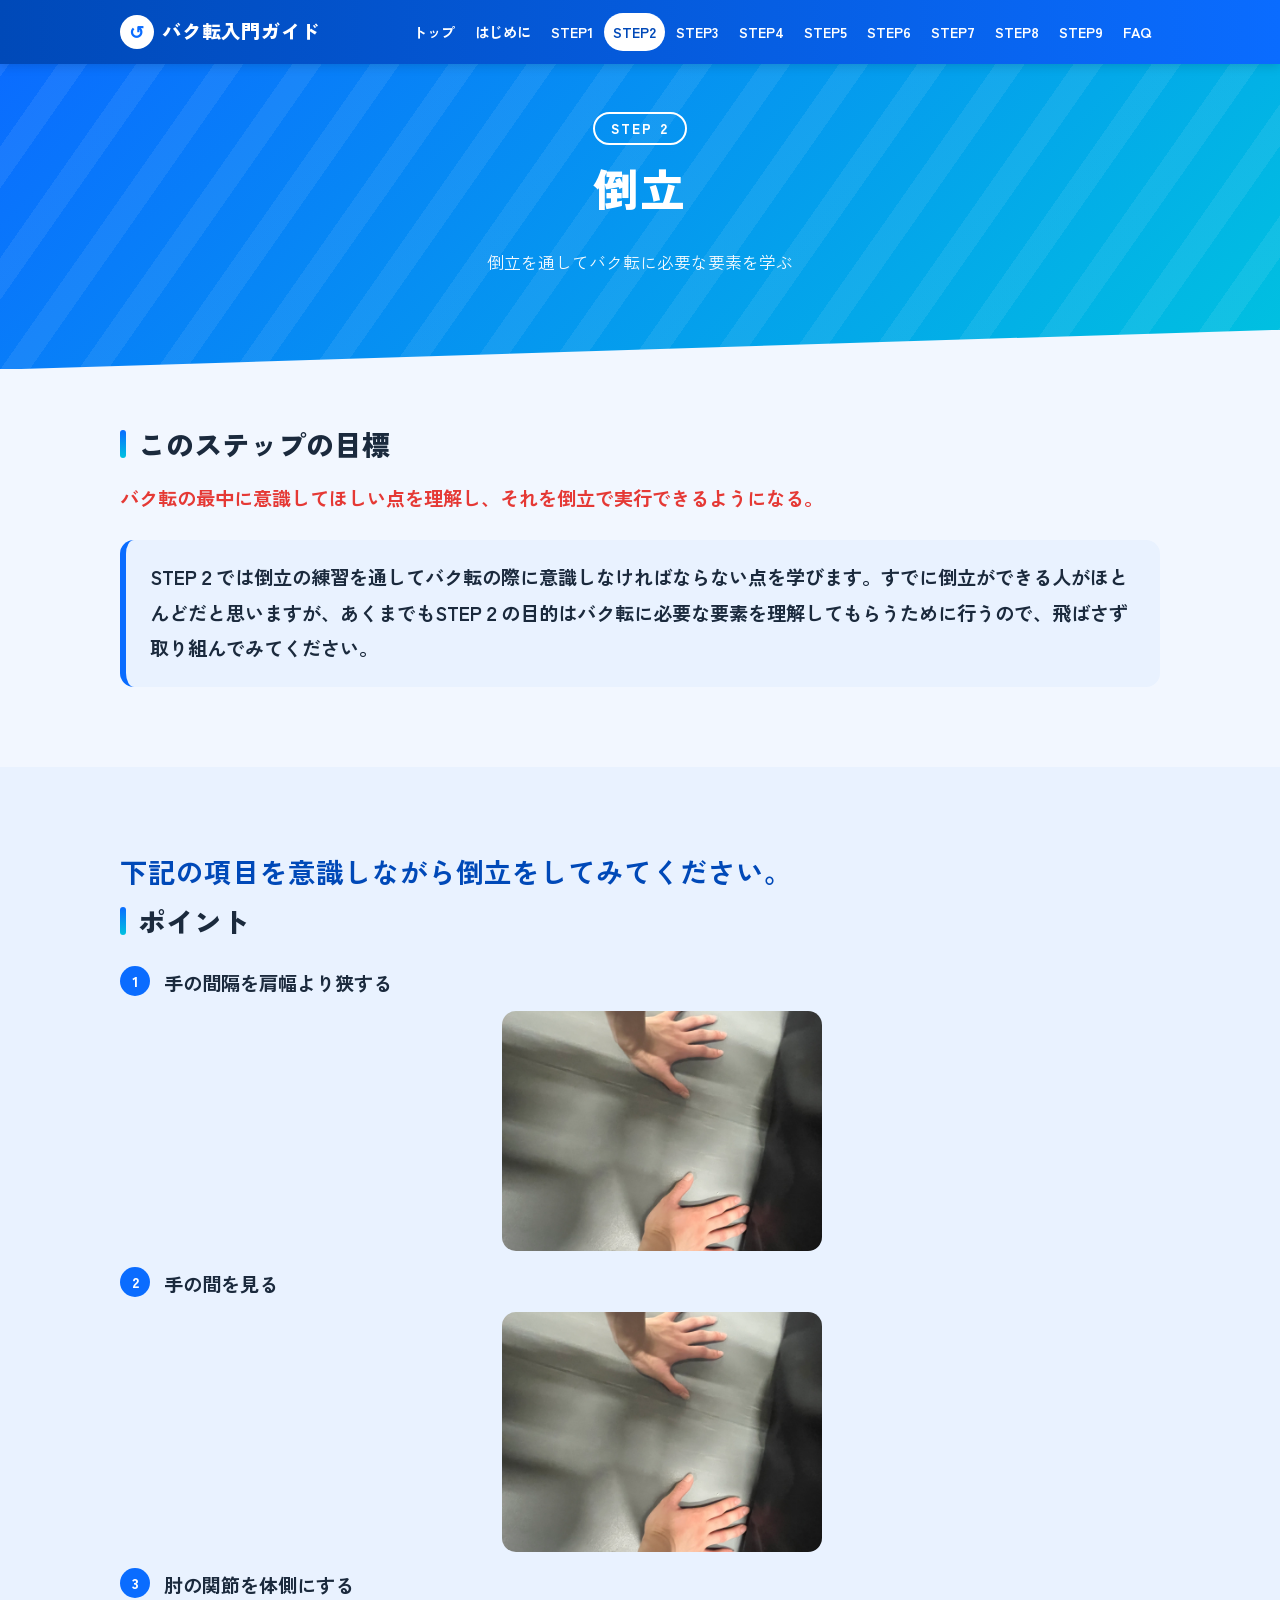
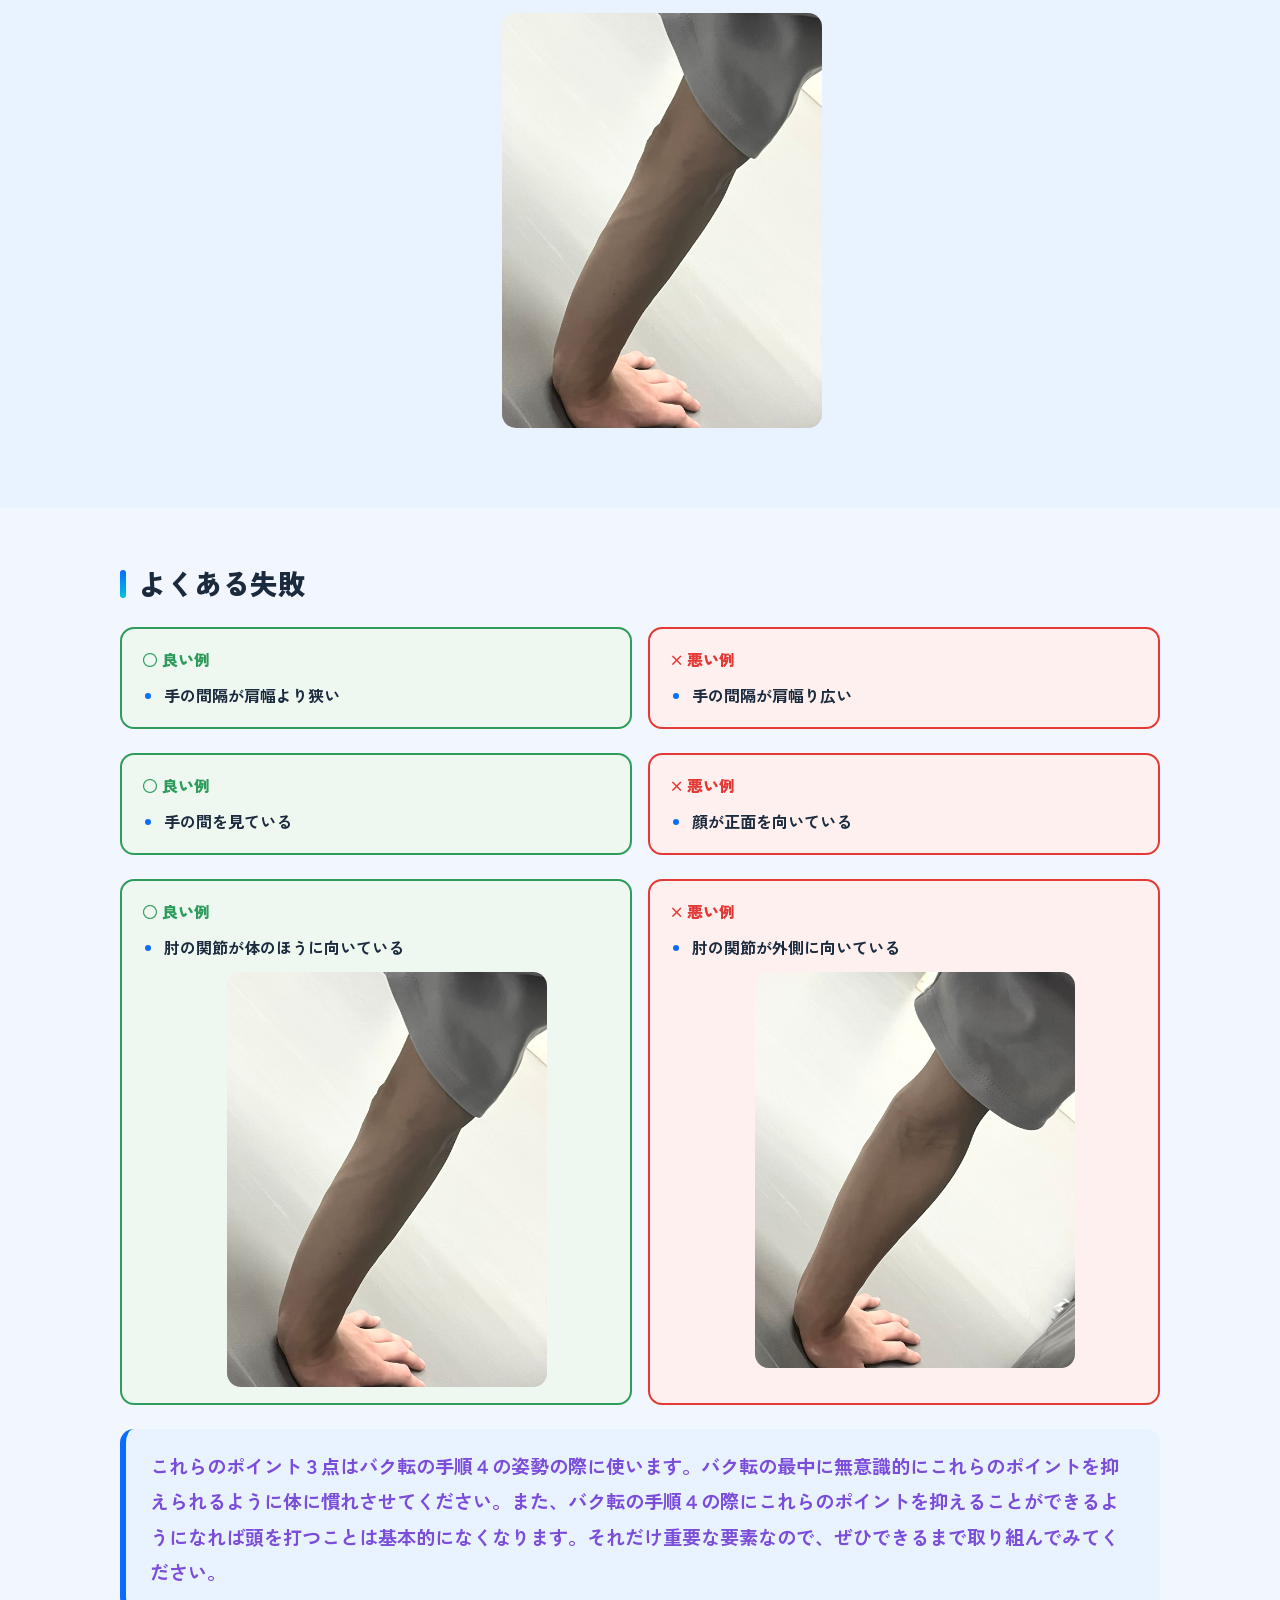
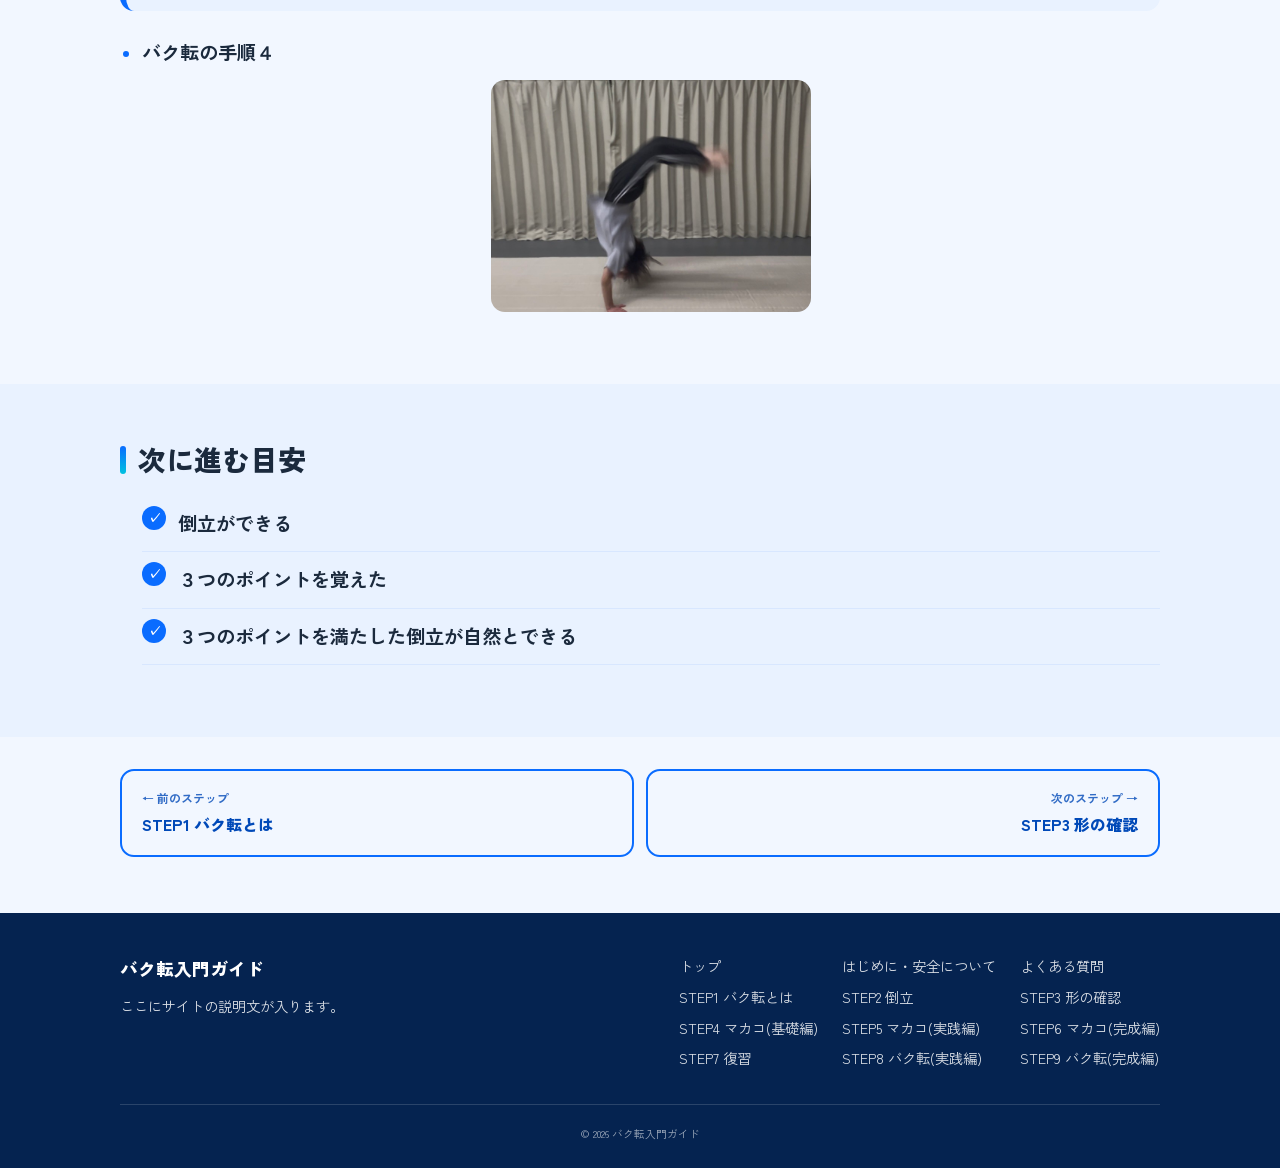
<file: step2.html>
<!DOCTYPE html>
<html lang="ja"><head>
<!-- Google tag (gtag.js) -->
<script async src="https://www.googletagmanager.com/gtag/js?id=G-RL248XK6YY"></script>
<script>
  window.dataLayer = window.dataLayer || [];
  function gtag(){dataLayer.push(arguments);}
  gtag('js', new Date());

  gtag('config', 'G-RL248XK6YY');
</script>
  <meta charset="UTF-8">
  <meta name="viewport" content="width=device-width, initial-scale=1">
  <title>STEP2 倒立｜バク転入門ガイド</title>
  <meta name="description" content="バク転練習ステップ2「倒立」の解説です。">
  <link rel="stylesheet" href="style.css">
</head>
<body>

  <!-- ===== ヘッダー（全ページ共通） ===== -->
  <header class="site-header">
    <div class="container header-inner">
      <a href="index.html" class="logo"><span class="logo-mark">↺</span>バク転入門ガイド</a>
      <input type="checkbox" id="nav-toggle" class="nav-toggle">
      <label for="nav-toggle" class="nav-toggle-label" aria-label="メニューを開く"><span></span></label>
      <nav class="global-nav" aria-label="メインメニュー">
        <ul>
          <li><a href="index.html">トップ</a></li>
          <li><a href="intro.html">はじめに</a></li>
          <li><a href="step1.html">STEP1</a></li>
          <li><a href="step2.html" aria-current="page">STEP2</a></li>
          <li><a href="step3.html">STEP3</a></li>
          <li><a href="step4.html">STEP4</a></li>
          <li><a href="step5.html">STEP5</a></li>
          <li><a href="step6.html">STEP6</a></li>
          <li><a href="step7.html">STEP7</a></li>
          <li><a href="step8.html">STEP8</a></li>
          <li><a href="step9.html">STEP9</a></li>
          <li><a href="faq.html">FAQ</a></li>
        </ul>
      </nav>
    </div>
  </header>

  <main>
    <section class="hero hero--small">
      <div class="container">
        <span class="hero-label">STEP 2</span>
        <h1>倒立</h1>
        <p class="hero-lead">倒立を通してバク転に必要な要素を学ぶ</p>
      </div>
    </section>

    <section class="section">
      <div class="container content">
        <h2 class="section-title">このステップの目標</h2>
        <p><span style="color: rgb(229, 57, 53); font-size: 1.2em;"><b>バク転の最中に意識してほしい点を理解し、それを倒立で実行できるようになる。</b></span></p>
        <div class="box"><p><span style="font-size: 1.2em;"><b>STEP２では倒立の練習を通してバク転の際に意識しなければならない点を学びます。すでに倒立ができる人がほとんどだと思いますが、あくまでもSTEP２の目的はバク転に必要な要素を理解してもらうために行うので、飛ばさず取り組んでみてください。</b></span></p></div>
      </div>
    </section>

    <section class="section section--tint">
      <div class="container content">
        <h3><span style="font-family: &quot;Zen Kaku Gothic New&quot;, sans-serif; font-size: 1.5em;">下記の項目を意識しながら倒立をしてみてください。</span></h3><h2 class="section-title">ポイント</h2>
        
        
        
        
        
        
      <ol class="num-list"><li><p class="item-text"><b><span style="font-size: 1.2em;"><span style="font-family: &quot;Zen Kaku Gothic New&quot;, sans-serif;">手の間隔を肩幅より狭する</span></span></b></p><figure class="photo photo--s"><img src="images/photo-20261103071838-6n55.jpg" alt=""><figcaption></figcaption></figure></li><li><p class="item-text"><span style="font-size: 19.2px;"><b>手の間を見る</b></span></p><figure class="photo photo--s"><img src="images/photo-20261103071838-6n55.jpg" alt=""><figcaption></figcaption></figure></li><li><p class="item-text"><span style="font-size: 1.2em;"><b>肘の関節を体側にする</b></span></p><figure class="photo photo--s"><img src="images/photo-20261103071946-z88u.jpg" alt=""><figcaption></figcaption></figure></li></ol></div>
    </section>

    <section class="section">
      <div class="container content">
        
        

        <h2 class="section-title">よくある失敗</h2><div class="compare"><div class="compare-col compare-col--good"><p class="compare-title">○ 良い例</p><ul class="bullet-list"><li><p class="item-text"><b>手の間隔が肩幅より狭い</b></p></li></ul></div><div class="compare-col compare-col--bad"><p class="compare-title">× 悪い例</p><ul class="bullet-list"><li><p class="item-text"><b>手の間隔が肩幅り広い</b></p></li></ul></div></div><div class="compare"><div class="compare-col compare-col--good"><p class="compare-title">○ 良い例</p><ul class="bullet-list"><li><p class="item-text"><b>手の間を見ている</b></p></li></ul></div><div class="compare-col compare-col--bad"><p class="compare-title">× 悪い例</p><ul class="bullet-list"><li><p class="item-text"><b>顔が正面を向いている</b></p></li></ul></div></div><div class="compare"><div class="compare-col compare-col--good"><p class="compare-title">○ 良い例</p><ul class="bullet-list"><li><p class="item-text"><b>肘の関節が体のほうに向いている</b></p><figure class="photo photo--s"><img src="images/photo-20261103072217-nqzy.jpg" alt=""><figcaption></figcaption></figure></li></ul></div><div class="compare-col compare-col--bad"><p class="compare-title">× 悪い例</p><ul class="bullet-list"><li><p class="item-text"><b>肘の関節が外側に向いている</b></p><figure class="photo photo--s"><img src="images/photo-20261103072222-pw1i.jpg" alt=""><figcaption></figcaption></figure></li></ul></div></div>
        
        
      <div class="box"><p><b><span style="font-size: 1.2em; color: rgb(123, 77, 219);">これらのポイント３点はバク転の手順４の姿勢の際に使います。バク転の最中に無意識的にこれらのポイントを抑えられるように体に慣れさせてください。また、バク転の手順４の際にこれらのポイントを抑えることができるようになれば頭を打つことは基本的になくなります。それだけ重要な要素なので、ぜひできるまで取り組んでみてください。</span></b></p></div><ul class="bullet-list"><li><p class="item-text"><span style="font-size: 1.2em;"><b><span style="font-family: &quot;Zen Kaku Gothic New&quot;, sans-serif;">バク転の手順４</span></b></span></p><figure class="photo photo--s"><img src="images/photo-20261103073103-aw11.jpg" alt=""><figcaption></figcaption></figure></li></ul></div>
    </section>

    <section class="section section--tint">
      <div class="container content">
        <h2 class="section-title">次に進む目安</h2>
        <ul class="checklist">
          <li><span style="font-size: 1.2em;"><b>倒立ができる</b></span></li><li><span style="font-size: 1.2em;"><b>３つのポイントを覚えた</b></span></li><li><b><span style="font-size: 1.2em;">３つのポイントを満たした倒立が自然とできる</span></b></li>
          
          
        </ul>
      </div>
    </section>

    <div class="container">
      <nav class="step-nav" aria-label="ステップ移動">
        <a href="step1.html" class="prev"><small>← 前のステップ</small>STEP1 バク転とは</a>
        <a href="step3.html" class="next"><small>次のステップ →</small>STEP3 形の確認</a>
      </nav>
    </div>

  </main>

  <!-- ===== フッター（全ページ共通） ===== -->
  <footer class="site-footer">
    <div class="container">
      <div class="footer-inner">
        <div>
          <p class="footer-brand">バク転入門ガイド</p>
          <p>ここにサイトの説明文が入ります。</p>
        </div>
        <nav class="footer-nav" aria-label="フッターメニュー">
          <ul>
            <li><a href="index.html">トップ</a></li>
            <li><a href="intro.html">はじめに・安全について</a></li>
            <li><a href="faq.html">よくある質問</a></li>
            <li><a href="step1.html">STEP1 バク転とは</a></li>
            <li><a href="step2.html">STEP2 倒立</a></li>
            <li><a href="step3.html">STEP3 形の確認</a></li>
            <li><a href="step4.html">STEP4 マカコ(基礎編)</a></li>
            <li><a href="step5.html">STEP5 マカコ(実践編)</a></li>
            <li><a href="step6.html">STEP6 マカコ(完成編)</a></li>
            <li><a href="step7.html">STEP7 復習</a></li>
            <li><a href="step8.html">STEP8 バク転(実践編)</a></li>
            <li><a href="step9.html">STEP9 バク転(完成編)</a></li>
          </ul>
        </nav>
      </div>
      <p class="copyright"><small>© 2026 バク転入門ガイド</small></p>
    </div>
  </footer>

  <!-- 編集モード（ローカルで開いたときだけ表示） -->
  <script src="editor.js"></script>

















</body></html>
</file>
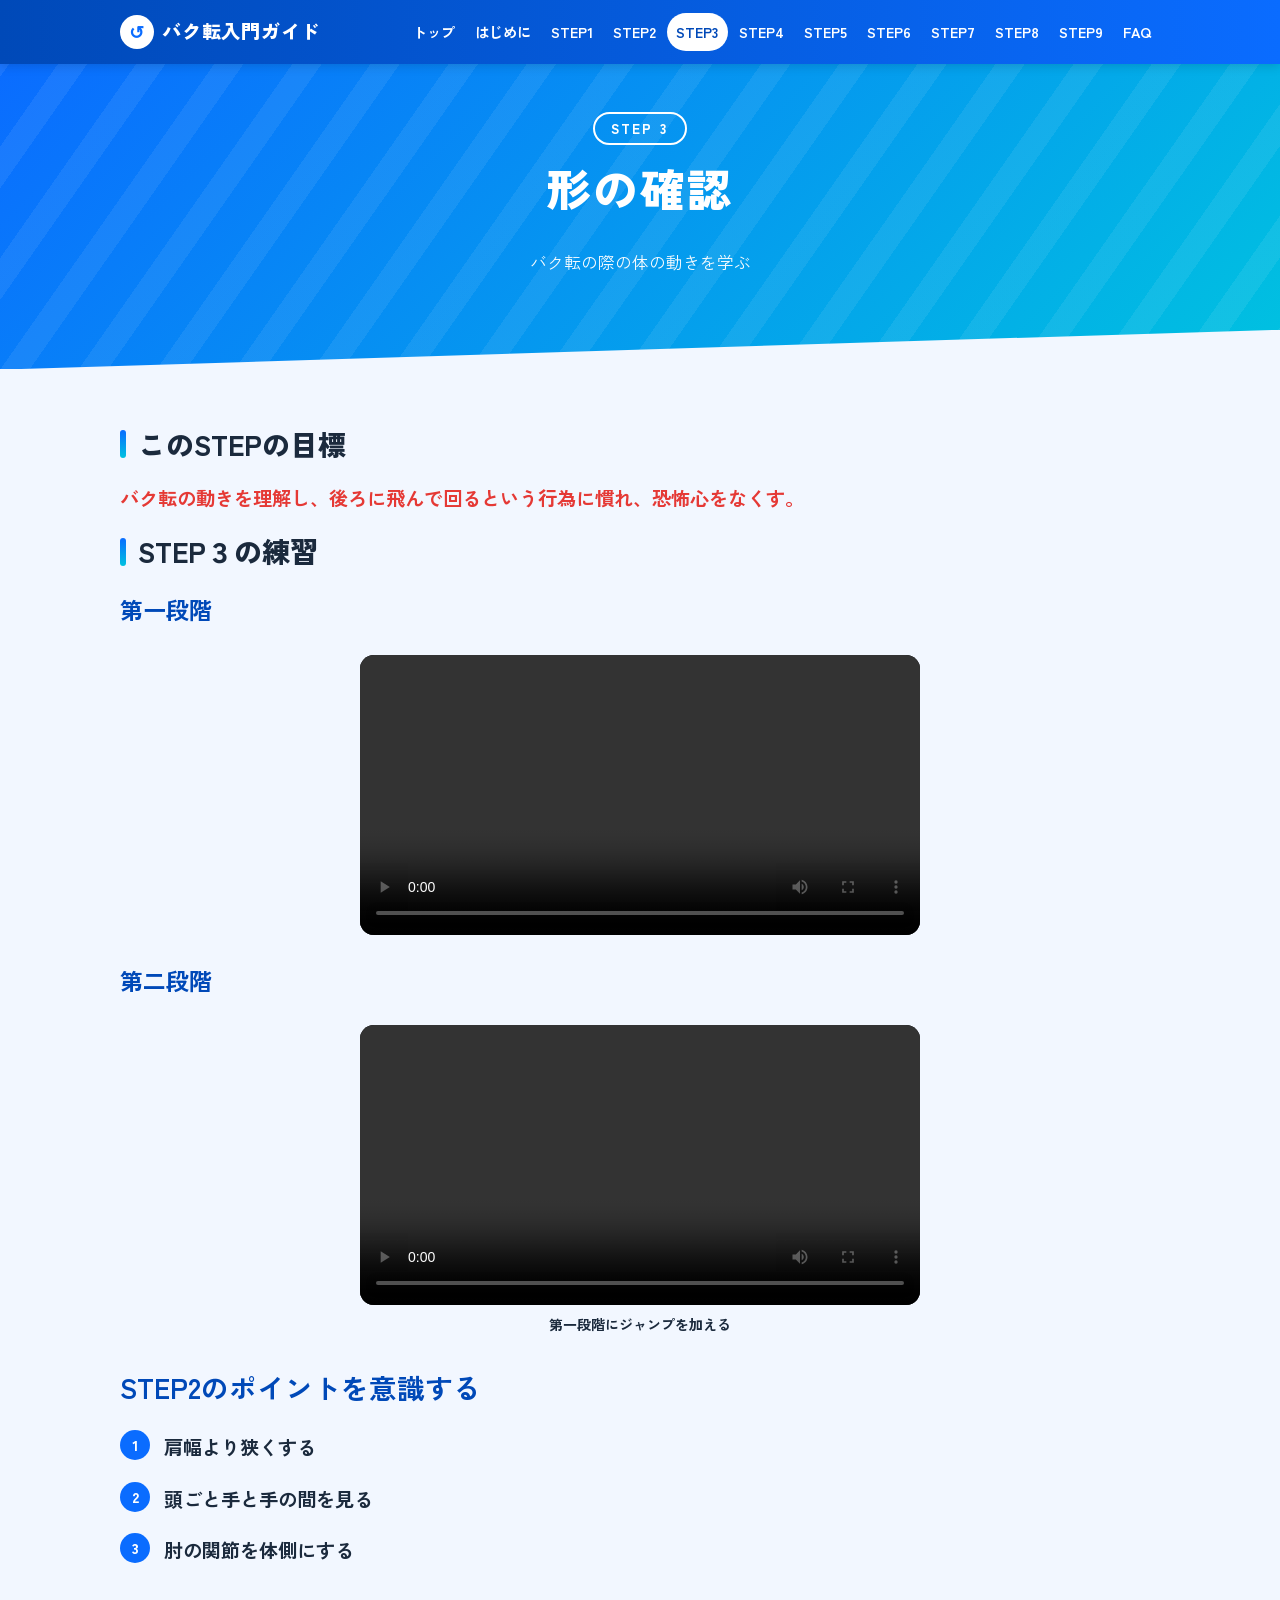
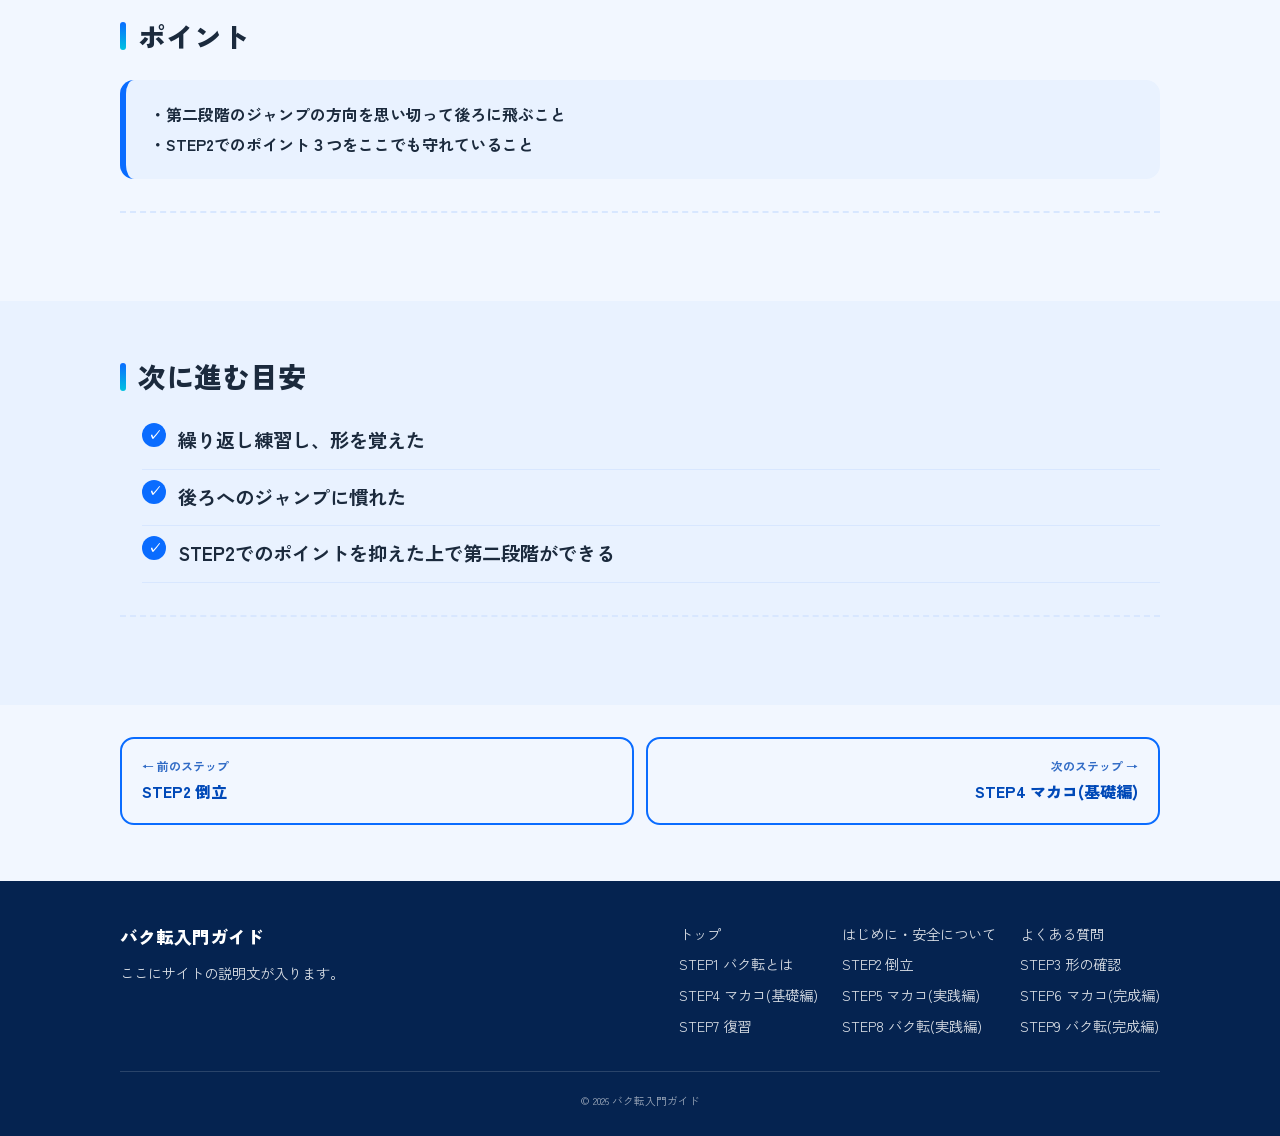
<file: step3.html>
<!DOCTYPE html>
<html lang="ja"><head>
<!-- Google tag (gtag.js) -->
<script async src="https://www.googletagmanager.com/gtag/js?id=G-RL248XK6YY"></script>
<script>
  window.dataLayer = window.dataLayer || [];
  function gtag(){dataLayer.push(arguments);}
  gtag('js', new Date());

  gtag('config', 'G-RL248XK6YY');
</script>
  <meta charset="UTF-8">
  <meta name="viewport" content="width=device-width, initial-scale=1">
  <title>STEP3 形の確認｜バク転入門ガイド</title>
  <meta name="description" content="バク転練習ステップ3「形の確認」の解説です。">
  <link rel="stylesheet" href="style.css">
</head>
<body>

  <!-- ===== ヘッダー（全ページ共通） ===== -->
  <header class="site-header">
    <div class="container header-inner">
      <a href="index.html" class="logo"><span class="logo-mark">↺</span>バク転入門ガイド</a>
      <input type="checkbox" id="nav-toggle" class="nav-toggle">
      <label for="nav-toggle" class="nav-toggle-label" aria-label="メニューを開く"><span></span></label>
      <nav class="global-nav" aria-label="メインメニュー">
        <ul>
          <li><a href="index.html">トップ</a></li>
          <li><a href="intro.html">はじめに</a></li>
          <li><a href="step1.html">STEP1</a></li>
          <li><a href="step2.html">STEP2</a></li>
          <li><a href="step3.html" aria-current="page">STEP3</a></li>
          <li><a href="step4.html">STEP4</a></li>
          <li><a href="step5.html">STEP5</a></li>
          <li><a href="step6.html">STEP6</a></li>
          <li><a href="step7.html">STEP7</a></li>
          <li><a href="step8.html">STEP8</a></li>
          <li><a href="step9.html">STEP9</a></li>
          <li><a href="faq.html">FAQ</a></li>
        </ul>
      </nav>
    </div>
  </header>

  <main>
    <section class="hero hero--small">
      <div class="container">
        <span class="hero-label">STEP 3</span>
        <h1>形の確認</h1>
        <p class="hero-lead">バク転の際の体の動きを学ぶ</p>
      </div>
    </section>

    <section class="section" style="padding-bottom: 24px;">
      <div class="container content">
        <h2 class="section-title">このSTEPの目標</h2><p><span style="font-size: 1.2em;"><b><span style="color: rgb(229, 57, 53);">バク転の動きを理解し、後ろに飛んで回るという行為に慣れ、恐怖心をなくす。</span></b></span></p><h2 class="section-title">STEP３の練習</h2>
        
        
      <p><span style="font-family: &quot;Zen Kaku Gothic New&quot;, sans-serif;"><span style="font-size: 1.2em;"><b><span style="color: var(--c-primary-dark); font-size: 1.2em;">第一段階</span></b></span></span></p><figure class="photo photo--m media-video"><video src="videos/video-20261103073256-hwc2.mp4" controls="" playsinline="" preload="metadata"></video><figcaption></figcaption></figure><p><span style="font-family: &quot;Zen Kaku Gothic New&quot;, sans-serif;"><span style="font-size: 1.2em;"><b><span style="color: var(--c-primary-dark); font-size: 1.2em;">第二段階</span></b></span></span></p><figure class="photo photo--m media-video"><video src="videos/video-20261103073307-k9qa.mp4" controls="" playsinline="" preload="metadata"></video><figcaption><b><span style="color: rgb(27, 42, 61);">第一段階にジャンプを加える</span></b></figcaption></figure><h3><span style="font-size: 1.5em; color: var(--c-primary-dark);">STEP2のポイントを意識する</span></h3><ol class="num-list"><li><span style="font-family: &quot;Zen Kaku Gothic New&quot;, sans-serif;"><b><span style="font-size: 1.2em;">肩幅より狭くする </span></b></span></li><li><b><span style="font-size: 1.2em;">頭ごと手と手の間を見る</span></b></li><li><span style="font-size: 1.2em;"><b>肘の関節を体側にする</b></span></li></ol></div>
    </section>

    

    <section class="section" style="padding-top: 0px;">
      <div class="container content">
        
        <h2 class="section-title">ポイント</h2><div class="box">
          <p><b>・第二段階のジャンプの方向を思い切って後ろに飛ぶこと<br>・STEP2でのポイント３つをここでも守れていること</b></p>
          
        </div><hr class="divider">

        
        
        
      </div>
    </section>

    <section class="section section--tint">
      <div class="container content">
        <h2 class="section-title">次に進む目安</h2>
        <ul class="checklist">
          
          <li><b><span style="font-family: &quot;Zen Kaku Gothic New&quot;, sans-serif;"><span style="font-size: 1.2em;">繰り返し練習し、形を覚えた</span></span></b></li>
          <li><span style="font-size: 19.2px;"><b>後ろへのジャンプに慣れた</b></span></li><li><span style="font-size: 1.2em;"><b><span style="font-family: &quot;Zen Kaku Gothic New&quot;, sans-serif;">STEP2でのポイントを抑えた上で第二段階ができる</span></b></span></li>
        </ul><hr class="divider">
      </div>
    </section>

    <div class="container">
      <nav class="step-nav" aria-label="ステップ移動">
        <a href="step2.html" class="prev"><small>← 前のステップ</small>STEP2 倒立</a>
        <a href="step4.html" class="next"><small>次のステップ →</small>STEP4 マカコ(基礎編)</a>
      </nav>
    </div>

  </main>

  <!-- ===== フッター（全ページ共通） ===== -->
  <footer class="site-footer">
    <div class="container">
      <div class="footer-inner">
        <div>
          <p class="footer-brand">バク転入門ガイド</p>
          <p>ここにサイトの説明文が入ります。</p>
        </div>
        <nav class="footer-nav" aria-label="フッターメニュー">
          <ul>
            <li><a href="index.html">トップ</a></li>
            <li><a href="intro.html">はじめに・安全について</a></li>
            <li><a href="faq.html">よくある質問</a></li>
            <li><a href="step1.html">STEP1 バク転とは</a></li>
            <li><a href="step2.html">STEP2 倒立</a></li>
            <li><a href="step3.html">STEP3 形の確認</a></li>
            <li><a href="step4.html">STEP4 マカコ(基礎編)</a></li>
            <li><a href="step5.html">STEP5 マカコ(実践編)</a></li>
            <li><a href="step6.html">STEP6 マカコ(完成編)</a></li>
            <li><a href="step7.html">STEP7 復習</a></li>
            <li><a href="step8.html">STEP8 バク転(実践編)</a></li>
            <li><a href="step9.html">STEP9 バク転(完成編)</a></li>
          </ul>
        </nav>
      </div>
      <p class="copyright"><small>© 2026 バク転入門ガイド</small></p>
    </div>
  </footer>

  <!-- 編集モード（ローカルで開いたときだけ表示） -->
  <script src="editor.js"></script>
































</body></html>
</file>
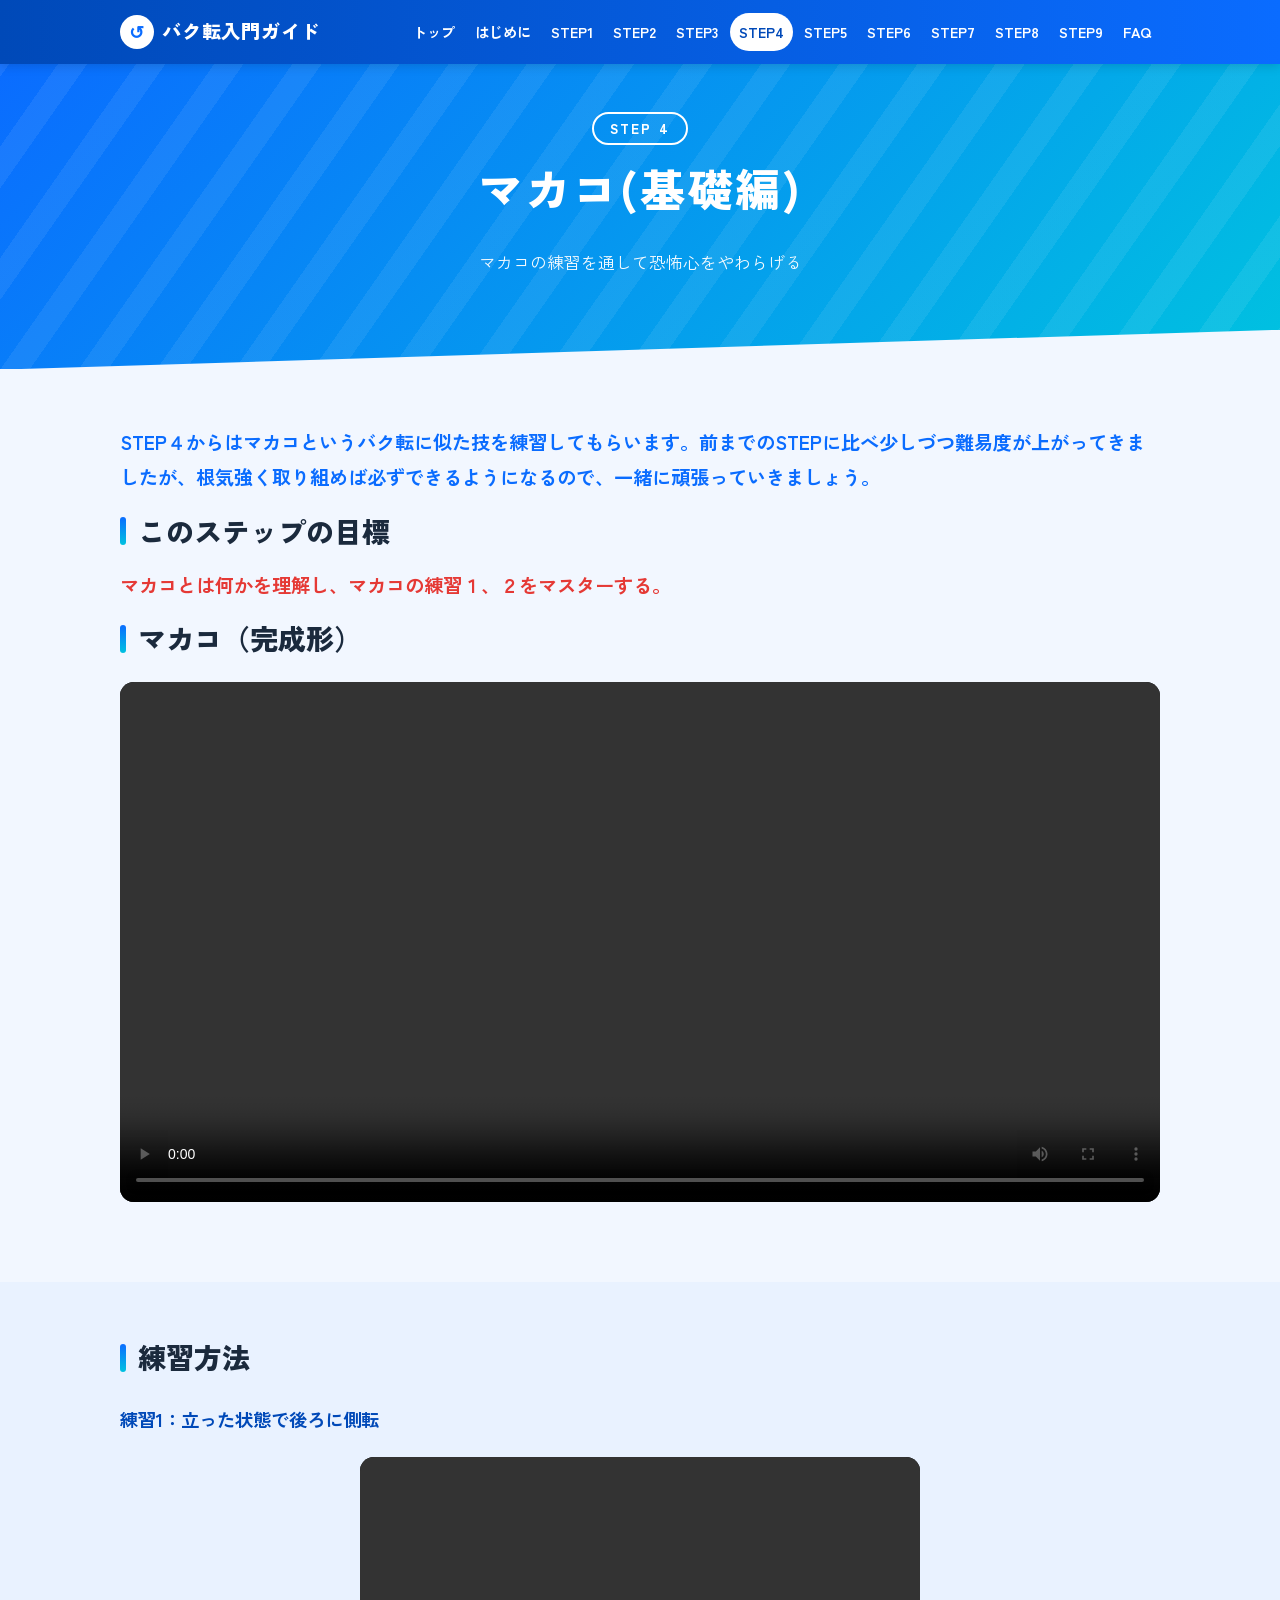
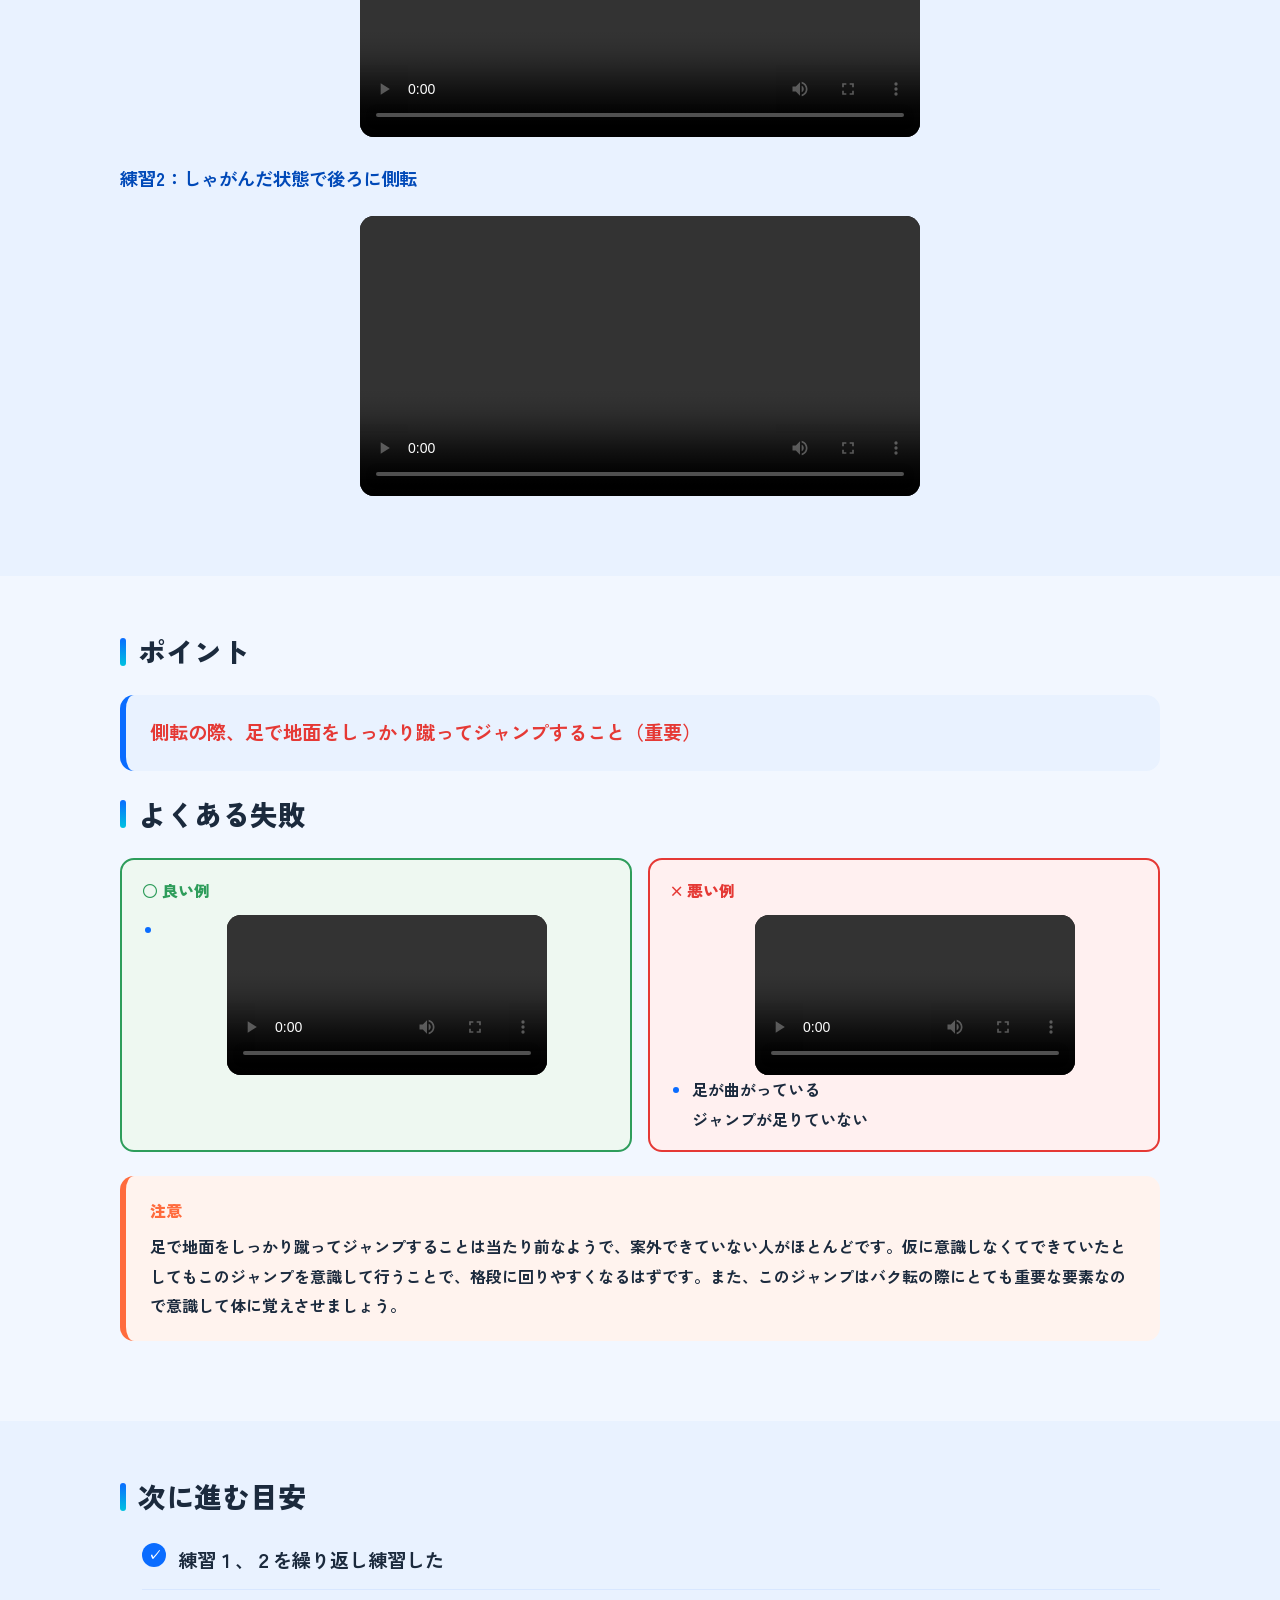
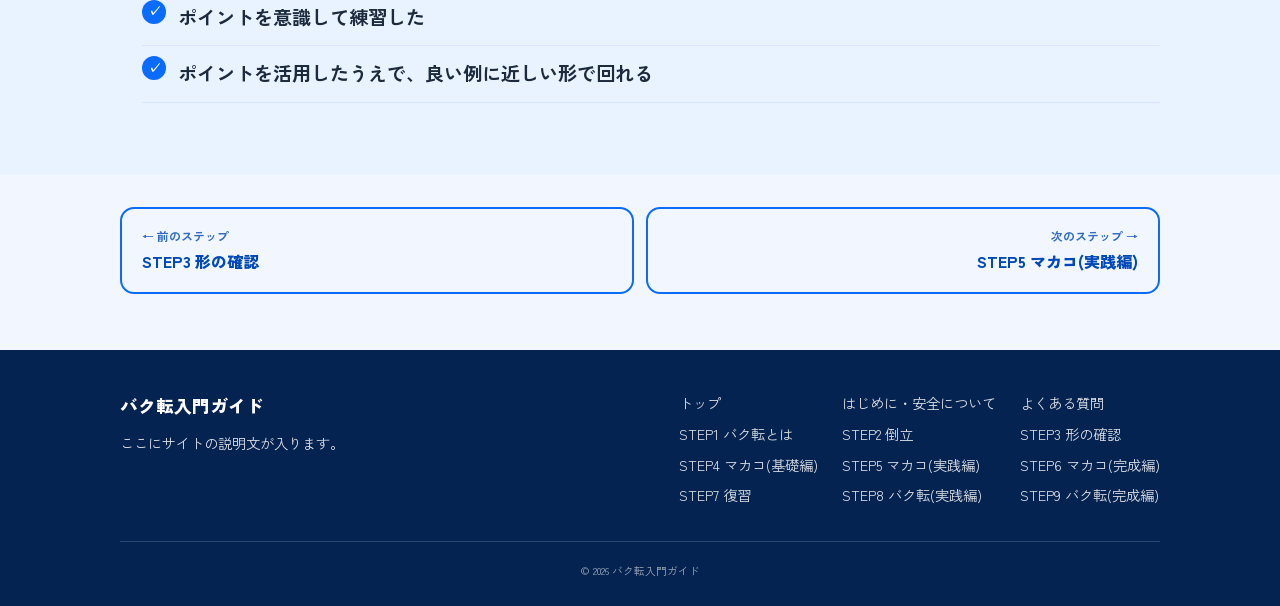
<file: step4.html>
<!DOCTYPE html>
<html lang="ja"><head>
<!-- Google tag (gtag.js) -->
<script async src="https://www.googletagmanager.com/gtag/js?id=G-RL248XK6YY"></script>
<script>
  window.dataLayer = window.dataLayer || [];
  function gtag(){dataLayer.push(arguments);}
  gtag('js', new Date());

  gtag('config', 'G-RL248XK6YY');
</script>
  <meta charset="UTF-8">
  <meta name="viewport" content="width=device-width, initial-scale=1">
  <title>STEP4 マカコ(基礎編)｜バク転入門ガイド</title>
  <meta name="description" content="バク転練習ステップ4「マカコ(基礎編)」の解説です。">
  <link rel="stylesheet" href="style.css">
</head>
<body>

  <!-- ===== ヘッダー（全ページ共通） ===== -->
  <header class="site-header">
    <div class="container header-inner">
      <a href="index.html" class="logo"><span class="logo-mark">↺</span>バク転入門ガイド</a>
      <input type="checkbox" id="nav-toggle" class="nav-toggle">
      <label for="nav-toggle" class="nav-toggle-label" aria-label="メニューを開く"><span></span></label>
      <nav class="global-nav" aria-label="メインメニュー">
        <ul>
          <li><a href="index.html">トップ</a></li>
          <li><a href="intro.html">はじめに</a></li>
          <li><a href="step1.html">STEP1</a></li>
          <li><a href="step2.html">STEP2</a></li>
          <li><a href="step3.html">STEP3</a></li>
          <li><a href="step4.html" aria-current="page">STEP4</a></li>
          <li><a href="step5.html">STEP5</a></li>
          <li><a href="step6.html">STEP6</a></li>
          <li><a href="step7.html">STEP7</a></li>
          <li><a href="step8.html">STEP8</a></li>
          <li><a href="step9.html">STEP9</a></li>
          <li><a href="faq.html">FAQ</a></li>
        </ul>
      </nav>
    </div>
  </header>

  <main>
    <section class="hero hero--small">
      <div class="container">
        <span class="hero-label">STEP 4</span>
        <h1>マカコ(基礎編)</h1>
        <p class="hero-lead">マカコの練習を通して恐怖心をやわらげる</p>
      </div>
    </section>

    <section class="section">
      <div class="container content">
        <p><span style="font-size: 1.2em;"><b><span style="color: var(--c-primary);">STEP４からはマカコというバク転に似た技を練習してもらいます。前までのSTEPに比べ少しづつ難易度が上がってきましたが、根気強く取り組めば必ずできるようになるので、一緒に頑張っていきましょう。</span></b></span></p><h2 class="section-title">このステップの目標</h2>
        <p><span style="font-size: 1.2em;"><b><span style="color: rgb(229, 57, 53);">マカコとは何かを理解し、マカコの練習１、２をマスターする。</span></b></span></p><h2 class="section-title">マカコ（完成形）</h2>
        <figure class="photo media-video photo--l"><video src="videos/video-20261103073952-4tpq.mp4" controls="" playsinline="" preload="metadata"></video><figcaption></figcaption></figure>
      </div>
    </section>

    <section class="section section--tint">
      <div class="container content">
        <h2 class="section-title">練習方法</h2>
        <h3>練習1：立った状態で後ろに側転</h3>
        <figure class="photo media-video photo--m"><video src="videos/video-20261103074033-ngze.mp4" controls="" playsinline="" preload="metadata"></video><figcaption></figcaption></figure>
        <h3>練習2：しゃがんだ状態で後ろに側転</h3>
        <figure class="photo photo--m media-video"><video src="videos/video-20261103074047-tpze.mp4" controls="" playsinline="" preload="metadata"></video><figcaption></figcaption></figure>
        
        
      </div>
    </section>

    <section class="section">
      <div class="container content">
        <h2 class="section-title">ポイント</h2>
        <div class="box">
          
          <p><span style="font-size: 1.2em;"><b><span style="color: rgb(229, 57, 53);">側転の際、足で地面をしっかり蹴ってジャンプすること（重要）</span></b></span></p>
        </div>

        <h2 class="section-title">よくある失敗</h2><div class="compare"><div class="compare-col compare-col--good"><p class="compare-title">○ 良い例</p><ul class="bullet-list"><li><figure class="photo media-video photo--s"><video src="videos/video-20261103094438-5van.mp4" controls="" playsinline="" preload="metadata"></video><figcaption></figcaption></figure></li></ul></div><div class="compare-col compare-col--bad"><p class="compare-title">× 悪い例</p><ul class="bullet-list"><li><figure class="photo media-video photo--s"><video src="videos/video-20261103094446-f5cb.mp4" controls="" playsinline="" preload="metadata"></video><figcaption></figcaption></figure><p class="item-text"><b>足が曲がっている</b></p><p class="item-text"><b>ジャンプが足りていない</b></p></li></ul></div></div>
        
        <div class="box box--warn">
          <p class="box-title">注意</p>
          <p><b>足で地面をしっかり蹴ってジャンプすることは当たり前なようで、案外できていない人がほとんどです。仮に意識しなくてできていたとしてもこのジャンプを意識して行うことで、格段に回りやすくなるはずです。また、このジャンプはバク転の際にとても重要な要素なので意識して体に覚えさせましょう。</b></p>
        </div>
      </div>
    </section>

    <section class="section section--tint">
      <div class="container content">
        <h2 class="section-title">次に進む目安</h2>
        <ul class="checklist">
          <li><span style="font-size: 1.2em;"><b>練習１、２を繰り返し練習した</b></span></li>
          <li><b><span style="font-size: 1.2em;">ポイントを意識して練習した</span></b></li>
          <li><b><span style="font-size: 1.2em;">ポイントを活用したうえで、良い例に近しい形で回れる</span></b></li>
        </ul>
      </div>
    </section>

    <div class="container">
      <nav class="step-nav" aria-label="ステップ移動">
        <a href="step3.html" class="prev"><small>← 前のステップ</small>STEP3 形の確認</a>
        <a href="step5.html" class="next"><small>次のステップ →</small>STEP5 マカコ(実践編)</a>
      </nav>
    </div>

  </main>

  <!-- ===== フッター（全ページ共通） ===== -->
  <footer class="site-footer">
    <div class="container">
      <div class="footer-inner">
        <div>
          <p class="footer-brand">バク転入門ガイド</p>
          <p>ここにサイトの説明文が入ります。</p>
        </div>
        <nav class="footer-nav" aria-label="フッターメニュー">
          <ul>
            <li><a href="index.html">トップ</a></li>
            <li><a href="intro.html">はじめに・安全について</a></li>
            <li><a href="faq.html">よくある質問</a></li>
            <li><a href="step1.html">STEP1 バク転とは</a></li>
            <li><a href="step2.html">STEP2 倒立</a></li>
            <li><a href="step3.html">STEP3 形の確認</a></li>
            <li><a href="step4.html">STEP4 マカコ(基礎編)</a></li>
            <li><a href="step5.html">STEP5 マカコ(実践編)</a></li>
            <li><a href="step6.html">STEP6 マカコ(完成編)</a></li>
            <li><a href="step7.html">STEP7 復習</a></li>
            <li><a href="step8.html">STEP8 バク転(実践編)</a></li>
            <li><a href="step9.html">STEP9 バク転(完成編)</a></li>
          </ul>
        </nav>
      </div>
      <p class="copyright"><small>© 2026 バク転入門ガイド</small></p>
    </div>
  </footer>

  <!-- 編集モード（ローカルで開いたときだけ表示） -->
  <script src="editor.js"></script>

























</body></html>
</file>
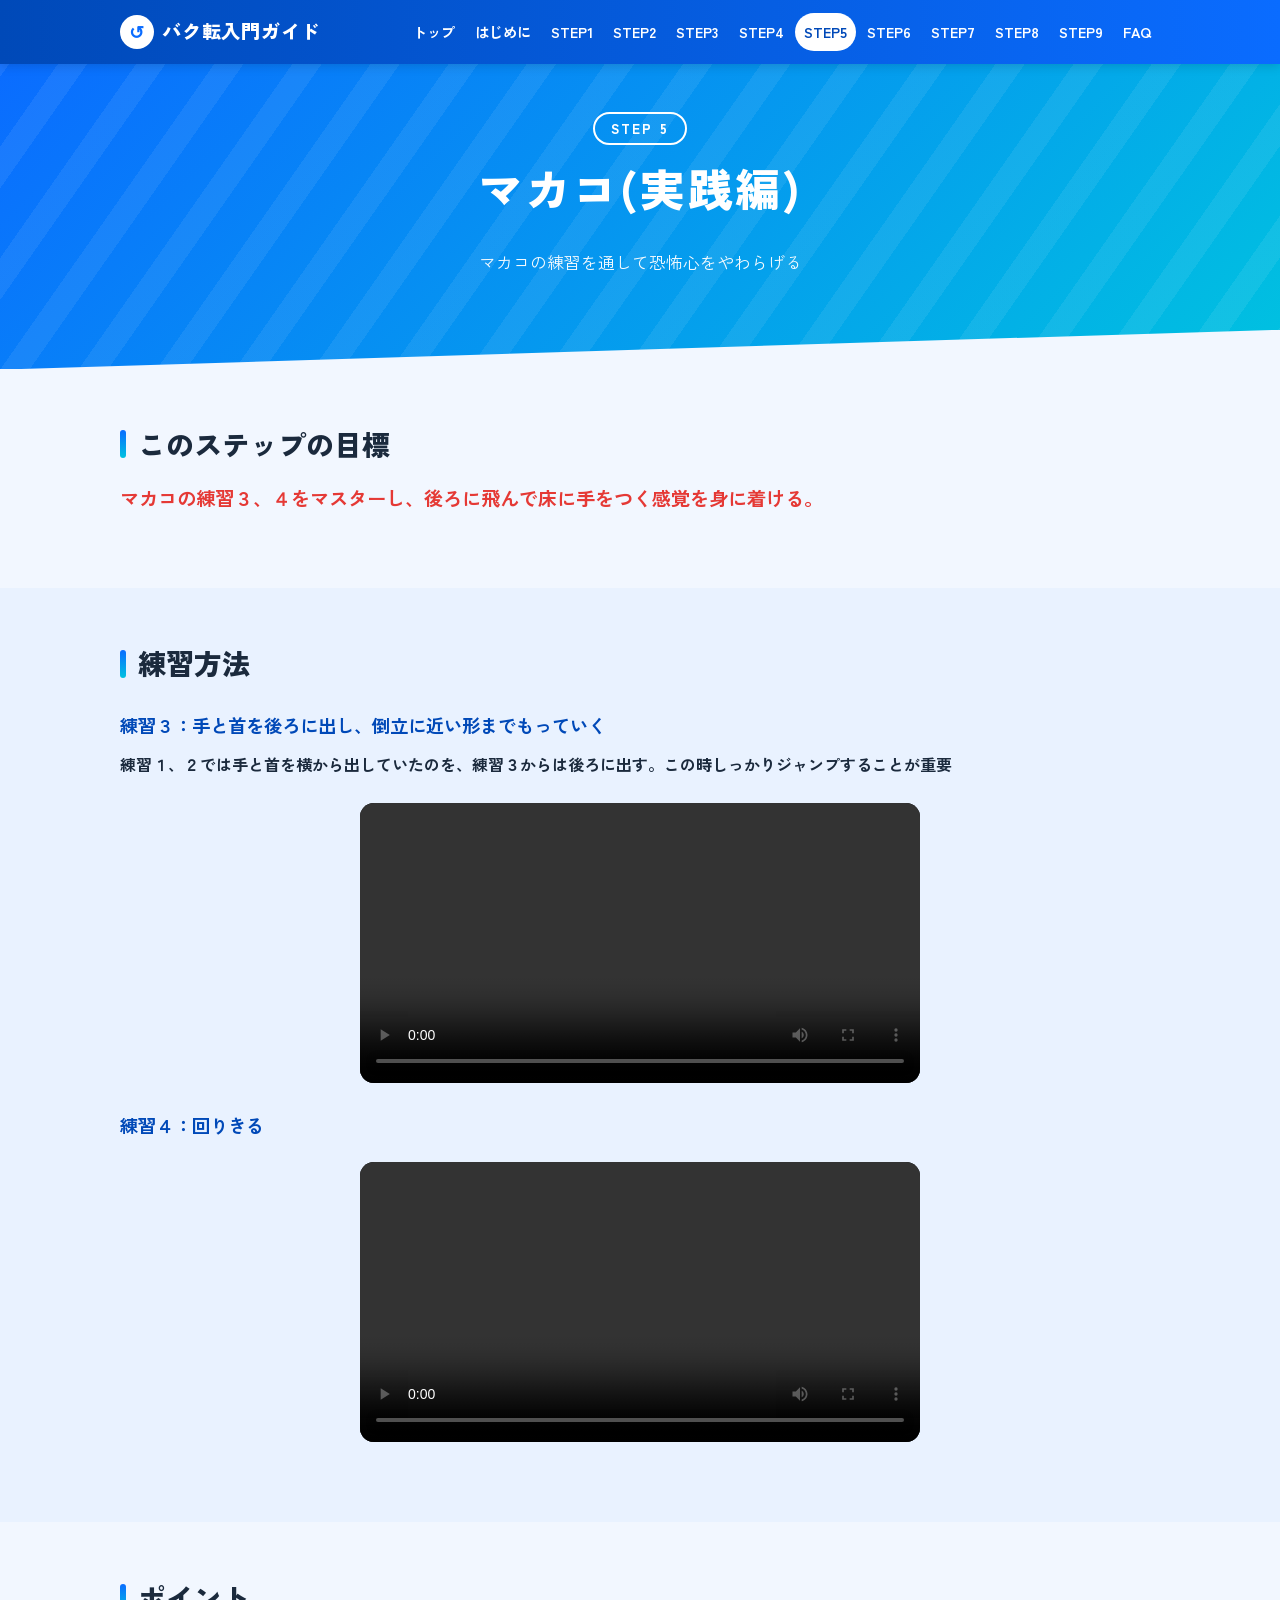
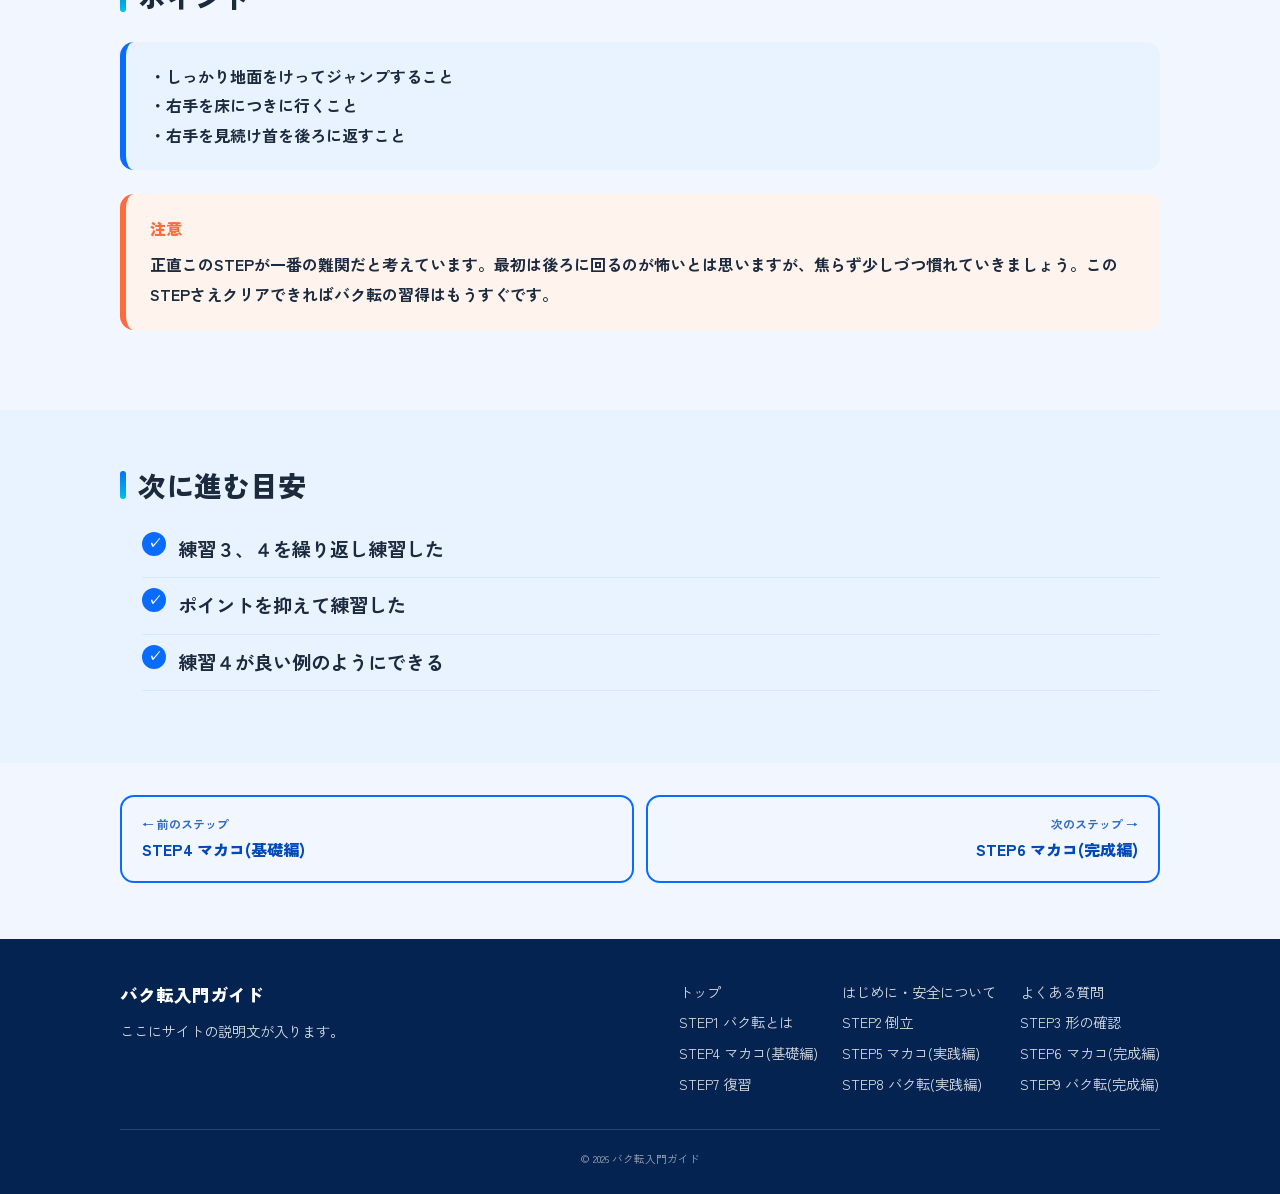
<file: step5.html>
<!DOCTYPE html>
<html lang="ja"><head>
<!-- Google tag (gtag.js) -->
<script async src="https://www.googletagmanager.com/gtag/js?id=G-RL248XK6YY"></script>
<script>
  window.dataLayer = window.dataLayer || [];
  function gtag(){dataLayer.push(arguments);}
  gtag('js', new Date());

  gtag('config', 'G-RL248XK6YY');
</script>
  <meta charset="UTF-8">
  <meta name="viewport" content="width=device-width, initial-scale=1">
  <title>STEP5 マカコ(実践編)｜バク転入門ガイド</title>
  <meta name="description" content="バク転練習ステップ5「マカコ(実践編)」の解説です。">
  <link rel="stylesheet" href="style.css">
</head>
<body>

  <!-- ===== ヘッダー（全ページ共通） ===== -->
  <header class="site-header">
    <div class="container header-inner">
      <a href="index.html" class="logo"><span class="logo-mark">↺</span>バク転入門ガイド</a>
      <input type="checkbox" id="nav-toggle" class="nav-toggle">
      <label for="nav-toggle" class="nav-toggle-label" aria-label="メニューを開く"><span></span></label>
      <nav class="global-nav" aria-label="メインメニュー">
        <ul>
          <li><a href="index.html">トップ</a></li>
          <li><a href="intro.html">はじめに</a></li>
          <li><a href="step1.html">STEP1</a></li>
          <li><a href="step2.html">STEP2</a></li>
          <li><a href="step3.html">STEP3</a></li>
          <li><a href="step4.html">STEP4</a></li>
          <li><a href="step5.html" aria-current="page">STEP5</a></li>
          <li><a href="step6.html">STEP6</a></li>
          <li><a href="step7.html">STEP7</a></li>
          <li><a href="step8.html">STEP8</a></li>
          <li><a href="step9.html">STEP9</a></li>
          <li><a href="faq.html">FAQ</a></li>
        </ul>
      </nav>
    </div>
  </header>

  <main>
    <section class="hero hero--small">
      <div class="container">
        <span class="hero-label">STEP 5</span>
        <h1>マカコ(実践編)</h1>
        <p class="hero-lead">マカコの練習を通して恐怖心をやわらげる</p>
      </div>
    </section>

    <section class="section">
      <div class="container content">
        <h2 class="section-title">このステップの目標</h2>
        <p><span style="font-size: 1.2em;"><span style="color: rgb(229, 57, 53);"><b>マカコの練習３、４をマスターし、後ろに飛んで床に手をつく感覚を身に着ける。</b></span></span></p>
        
      </div>
    </section>

    <section class="section section--tint">
      <div class="container content">
        <h2 class="section-title">練習方法</h2>
        <h3>練習３：手と首を後ろに出し、倒立に近い形までもっていく</h3>
        <p><b>練習１、２では手と首を横から出していたのを、練習３からは後ろに出す。この時しっかりジャンプすることが重要</b></p><figure class="photo photo--m media-video"><video src="videos/video-20261103074828-fsej.mp4" controls="" playsinline="" preload="metadata"></video><figcaption></figcaption></figure>
        <h3>練習４：回りきる</h3>
        <figure class="photo photo--m media-video"><video src="videos/video-20261103074856-6uxx.mp4" controls="" playsinline="" preload="metadata"></video><figcaption></figcaption></figure>
        
        
      </div>
    </section>

    <section class="section">
      <div class="container content">
        <h2 class="section-title">ポイント</h2>
        <div class="box">
          
          <p><b>・しっかり地面をけってジャンプすること<br>・右手を床につきに行くこと<br>・右手を見続け首を後ろに返すこと</b></p>
        </div>

        
        
        <div class="box box--warn">
          <p class="box-title">注意</p>
          <p><b>正直このSTEPが一番の難関だと考えています。最初は後ろに回るのが怖いとは思いますが、焦らず少しづつ慣れていきましょう。このSTEPさえクリアできればバク転の習得はもうすぐです。</b></p>
        </div>
      </div>
    </section>

    <section class="section section--tint">
      <div class="container content">
        <h2 class="section-title">次に進む目安</h2>
        <ul class="checklist">
          <li><span style="font-size: 1.2em;"><b>練習３、４を繰り返し練習した</b></span></li>
          <li><b><span style="font-size: 1.2em;">ポイントを抑えて練習した</span></b></li>
          <li><b><span style="font-size: 1.2em;">練習４が良い例のようにできる</span></b></li>
        </ul>
      </div>
    </section>

    <div class="container">
      <nav class="step-nav" aria-label="ステップ移動">
        <a href="step4.html" class="prev"><small>← 前のステップ</small>STEP4 マカコ(基礎編)</a>
        <a href="step6.html" class="next"><small>次のステップ →</small>STEP6 マカコ(完成編)</a>
      </nav>
    </div>

  </main>

  <!-- ===== フッター（全ページ共通） ===== -->
  <footer class="site-footer">
    <div class="container">
      <div class="footer-inner">
        <div>
          <p class="footer-brand">バク転入門ガイド</p>
          <p>ここにサイトの説明文が入ります。</p>
        </div>
        <nav class="footer-nav" aria-label="フッターメニュー">
          <ul>
            <li><a href="index.html">トップ</a></li>
            <li><a href="intro.html">はじめに・安全について</a></li>
            <li><a href="faq.html">よくある質問</a></li>
            <li><a href="step1.html">STEP1 バク転とは</a></li>
            <li><a href="step2.html">STEP2 倒立</a></li>
            <li><a href="step3.html">STEP3 形の確認</a></li>
            <li><a href="step4.html">STEP4 マカコ(基礎編)</a></li>
            <li><a href="step5.html">STEP5 マカコ(実践編)</a></li>
            <li><a href="step6.html">STEP6 マカコ(完成編)</a></li>
            <li><a href="step7.html">STEP7 復習</a></li>
            <li><a href="step8.html">STEP8 バク転(実践編)</a></li>
            <li><a href="step9.html">STEP9 バク転(完成編)</a></li>
          </ul>
        </nav>
      </div>
      <p class="copyright"><small>© 2026 バク転入門ガイド</small></p>
    </div>
  </footer>

  <!-- 編集モード（ローカルで開いたときだけ表示） -->
  <script src="editor.js"></script>


















</body></html>
</file>
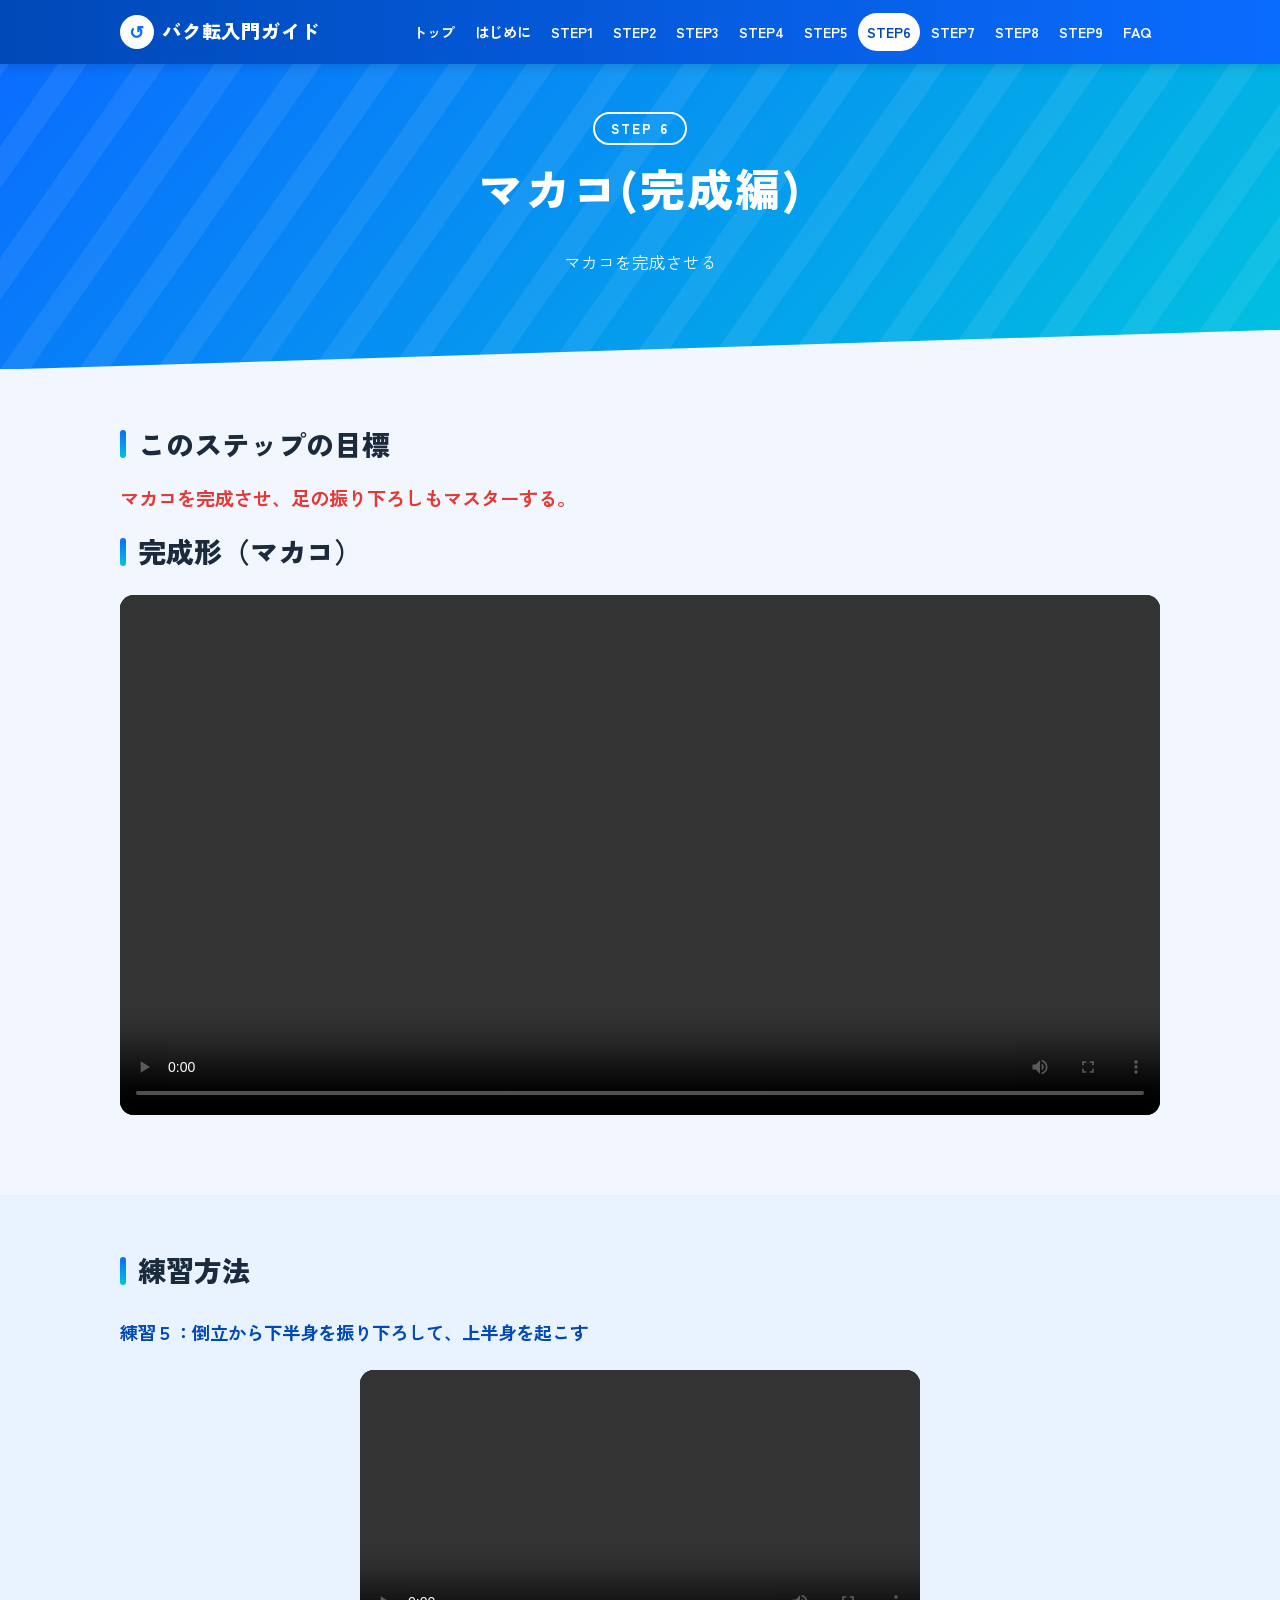
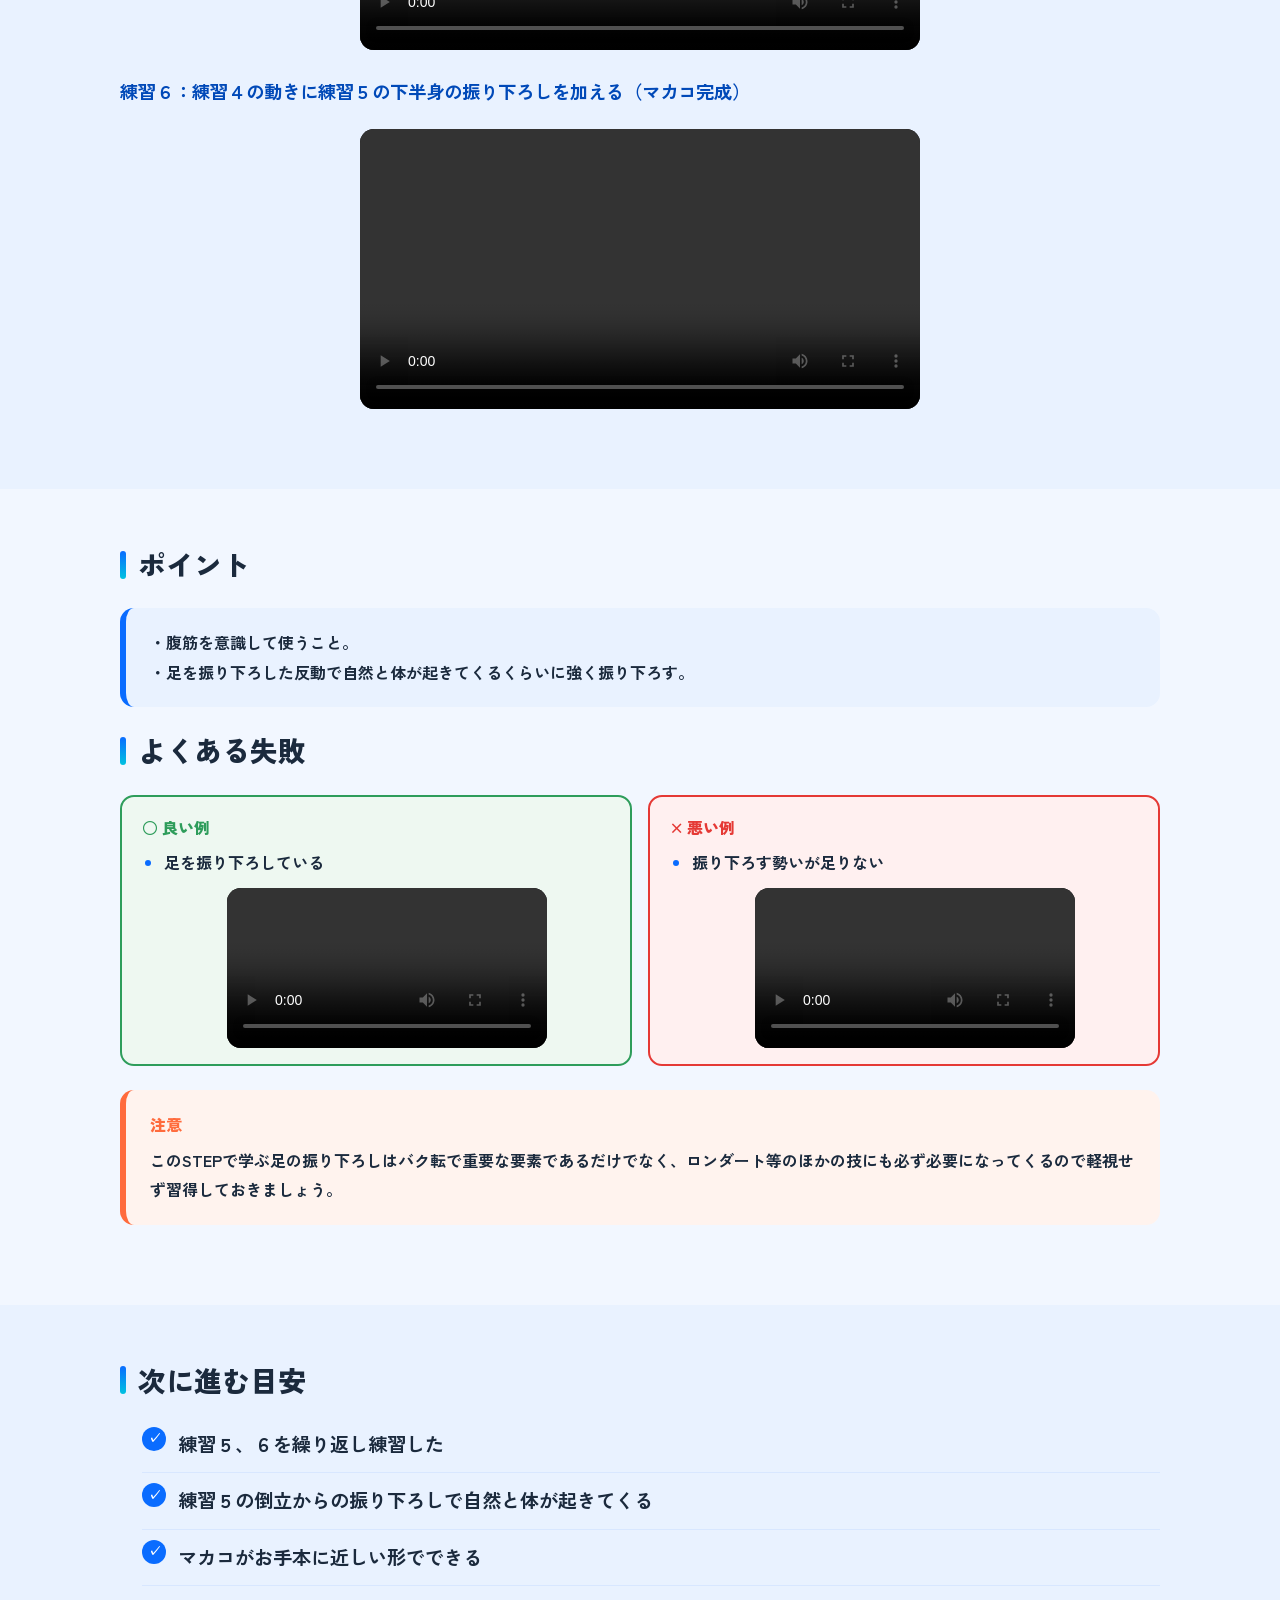
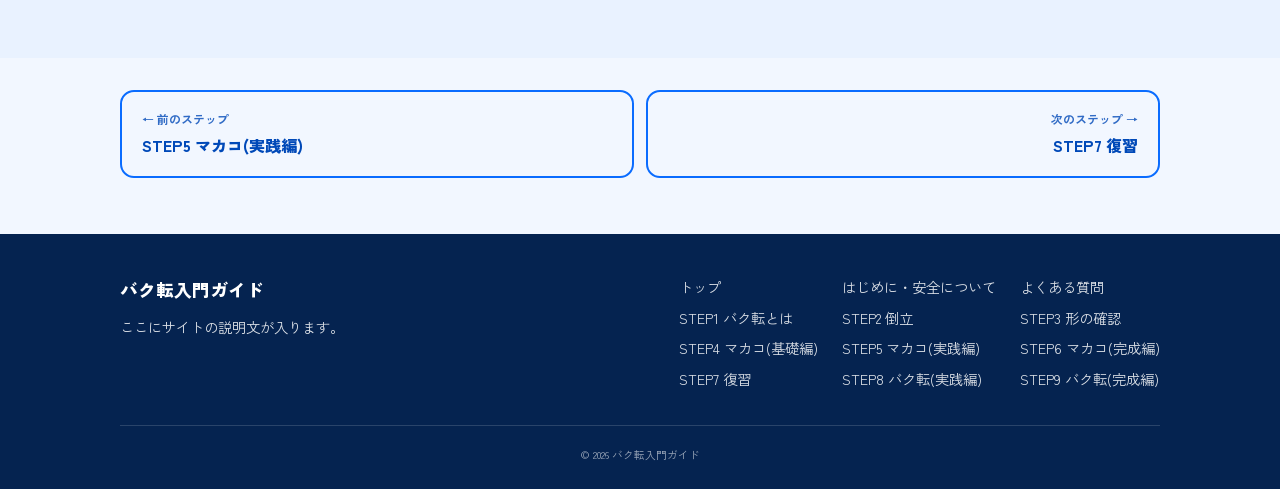
<file: step6.html>
<!DOCTYPE html>
<html lang="ja"><head>
<!-- Google tag (gtag.js) -->
<script async src="https://www.googletagmanager.com/gtag/js?id=G-RL248XK6YY"></script>
<script>
  window.dataLayer = window.dataLayer || [];
  function gtag(){dataLayer.push(arguments);}
  gtag('js', new Date());

  gtag('config', 'G-RL248XK6YY');
</script>
  <meta charset="UTF-8">
  <meta name="viewport" content="width=device-width, initial-scale=1">
  <title>STEP6 マカコ(完成編)｜バク転入門ガイド</title>
  <meta name="description" content="バク転練習ステップ6「マカコ(完成編)」の解説です。">
  <link rel="stylesheet" href="style.css">
</head>
<body>

  <!-- ===== ヘッダー（全ページ共通） ===== -->
  <header class="site-header">
    <div class="container header-inner">
      <a href="index.html" class="logo"><span class="logo-mark">↺</span>バク転入門ガイド</a>
      <input type="checkbox" id="nav-toggle" class="nav-toggle">
      <label for="nav-toggle" class="nav-toggle-label" aria-label="メニューを開く"><span></span></label>
      <nav class="global-nav" aria-label="メインメニュー">
        <ul>
          <li><a href="index.html">トップ</a></li>
          <li><a href="intro.html">はじめに</a></li>
          <li><a href="step1.html">STEP1</a></li>
          <li><a href="step2.html">STEP2</a></li>
          <li><a href="step3.html">STEP3</a></li>
          <li><a href="step4.html">STEP4</a></li>
          <li><a href="step5.html">STEP5</a></li>
          <li><a href="step6.html" aria-current="page">STEP6</a></li>
          <li><a href="step7.html">STEP7</a></li>
          <li><a href="step8.html">STEP8</a></li>
          <li><a href="step9.html">STEP9</a></li>
          <li><a href="faq.html">FAQ</a></li>
        </ul>
      </nav>
    </div>
  </header>

  <main>
    <section class="hero hero--small">
      <div class="container">
        <span class="hero-label">STEP 6</span>
        <h1>マカコ(完成編)</h1>
        <p class="hero-lead">マカコを完成させる</p>
      </div>
    </section>

    <section class="section">
      <div class="container content">
        <h2 class="section-title">このステップの目標</h2>
        <p><span style="color: rgb(229, 57, 53);"><span style="font-size: 1.2em;"><b>マカコを完成させ、足の振り下ろしもマスターする。</b></span></span></p><h2 class="section-title">完成形（マカコ）</h2>
        <figure class="photo media-video photo--l"><video src="videos/video-20261103075335-8b2x.mp4" controls="" playsinline="" preload="metadata"></video><figcaption></figcaption></figure>
      </div>
    </section>

    <section class="section section--tint">
      <div class="container content">
        <h2 class="section-title">練習方法</h2>
        <h3>練習５：倒立から下半身を振り下ろして、上半身を起こす</h3><figure class="photo photo--m media-video"><video src="videos/video-20261103075354-cz1y.mp4" controls="" playsinline="" preload="metadata"></video><figcaption></figcaption></figure><h3>練習６：練習４の動きに練習５の下半身の振り下ろしを加える（マカコ完成）</h3><figure class="photo photo--m media-video"><video src="videos/video-20261103075441-k0f1.mp4" controls="" playsinline="" preload="metadata"></video><figcaption></figcaption></figure>
        
        
        
        
        
      </div>
    </section>

    <section class="section">
      <div class="container content">
        <h2 class="section-title">ポイント</h2>
        <div class="box">
          
          <p><b>・腹筋を意識して使うこと。<br>・足を振り下ろした反動で自然と体が起きてくるくらいに強く振り下ろす。</b></p>
        </div>

        <h2 class="section-title">よくある失敗</h2>
        <div class="compare"><div class="compare-col compare-col--good"><p class="compare-title">○ 良い例</p><ul class="bullet-list"><li><p class="item-text"><b>足を振り下ろしている</b></p><figure class="photo media-video photo--s"><video src="videos/video-20261103075542-aks6.mp4" controls="" playsinline="" preload="metadata"></video><figcaption></figcaption></figure></li></ul></div><div class="compare-col compare-col--bad"><p class="compare-title">× 悪い例</p><ul class="bullet-list"><li><p class="item-text"><b>振り下ろす勢いが足りない</b></p><figure class="photo media-video photo--s"><video src="videos/video-20261103075611-v3rt.mp4" controls="" playsinline="" preload="metadata"></video><figcaption></figcaption></figure></li></ul></div></div>
        <div class="box box--warn">
          <p class="box-title">注意</p>
          <p><b>このSTEPで学ぶ足の振り下ろしはバク転で重要な要素であるだけでなく、ロンダート等のほかの技にも必ず必要になってくるので軽視せず習得しておきましょう。</b></p>
        </div>
      </div>
    </section>

    <section class="section section--tint">
      <div class="container content">
        <h2 class="section-title">次に進む目安</h2>
        <ul class="checklist">
          <li><b><span style="font-size: 1.2em;">練習５、６を繰り返し練習した</span></b></li>
          <li><b><span style="font-size: 1.2em;">練習５の倒立からの振り下ろしで自然と体が起きてくる</span></b></li>
          <li><span style="font-size: 1.2em;"><b>マカコがお手本に近しい形でできる</b></span></li>
        </ul>
      </div>
    </section>

    <div class="container">
      <nav class="step-nav" aria-label="ステップ移動">
        <a href="step5.html" class="prev"><small>← 前のステップ</small>STEP5 マカコ(実践編)</a>
        <a href="step7.html" class="next"><small>次のステップ →</small>STEP7 復習</a>
      </nav>
    </div>

  </main>

  <!-- ===== フッター（全ページ共通） ===== -->
  <footer class="site-footer">
    <div class="container">
      <div class="footer-inner">
        <div>
          <p class="footer-brand">バク転入門ガイド</p>
          <p>ここにサイトの説明文が入ります。</p>
        </div>
        <nav class="footer-nav" aria-label="フッターメニュー">
          <ul>
            <li><a href="index.html">トップ</a></li>
            <li><a href="intro.html">はじめに・安全について</a></li>
            <li><a href="faq.html">よくある質問</a></li>
            <li><a href="step1.html">STEP1 バク転とは</a></li>
            <li><a href="step2.html">STEP2 倒立</a></li>
            <li><a href="step3.html">STEP3 形の確認</a></li>
            <li><a href="step4.html">STEP4 マカコ(基礎編)</a></li>
            <li><a href="step5.html">STEP5 マカコ(実践編)</a></li>
            <li><a href="step6.html">STEP6 マカコ(完成編)</a></li>
            <li><a href="step7.html">STEP7 復習</a></li>
            <li><a href="step8.html">STEP8 バク転(実践編)</a></li>
            <li><a href="step9.html">STEP9 バク転(完成編)</a></li>
          </ul>
        </nav>
      </div>
      <p class="copyright"><small>© 2026 バク転入門ガイド</small></p>
    </div>
  </footer>

  <!-- 編集モード（ローカルで開いたときだけ表示） -->
  <script src="editor.js"></script>















</body></html>
</file>
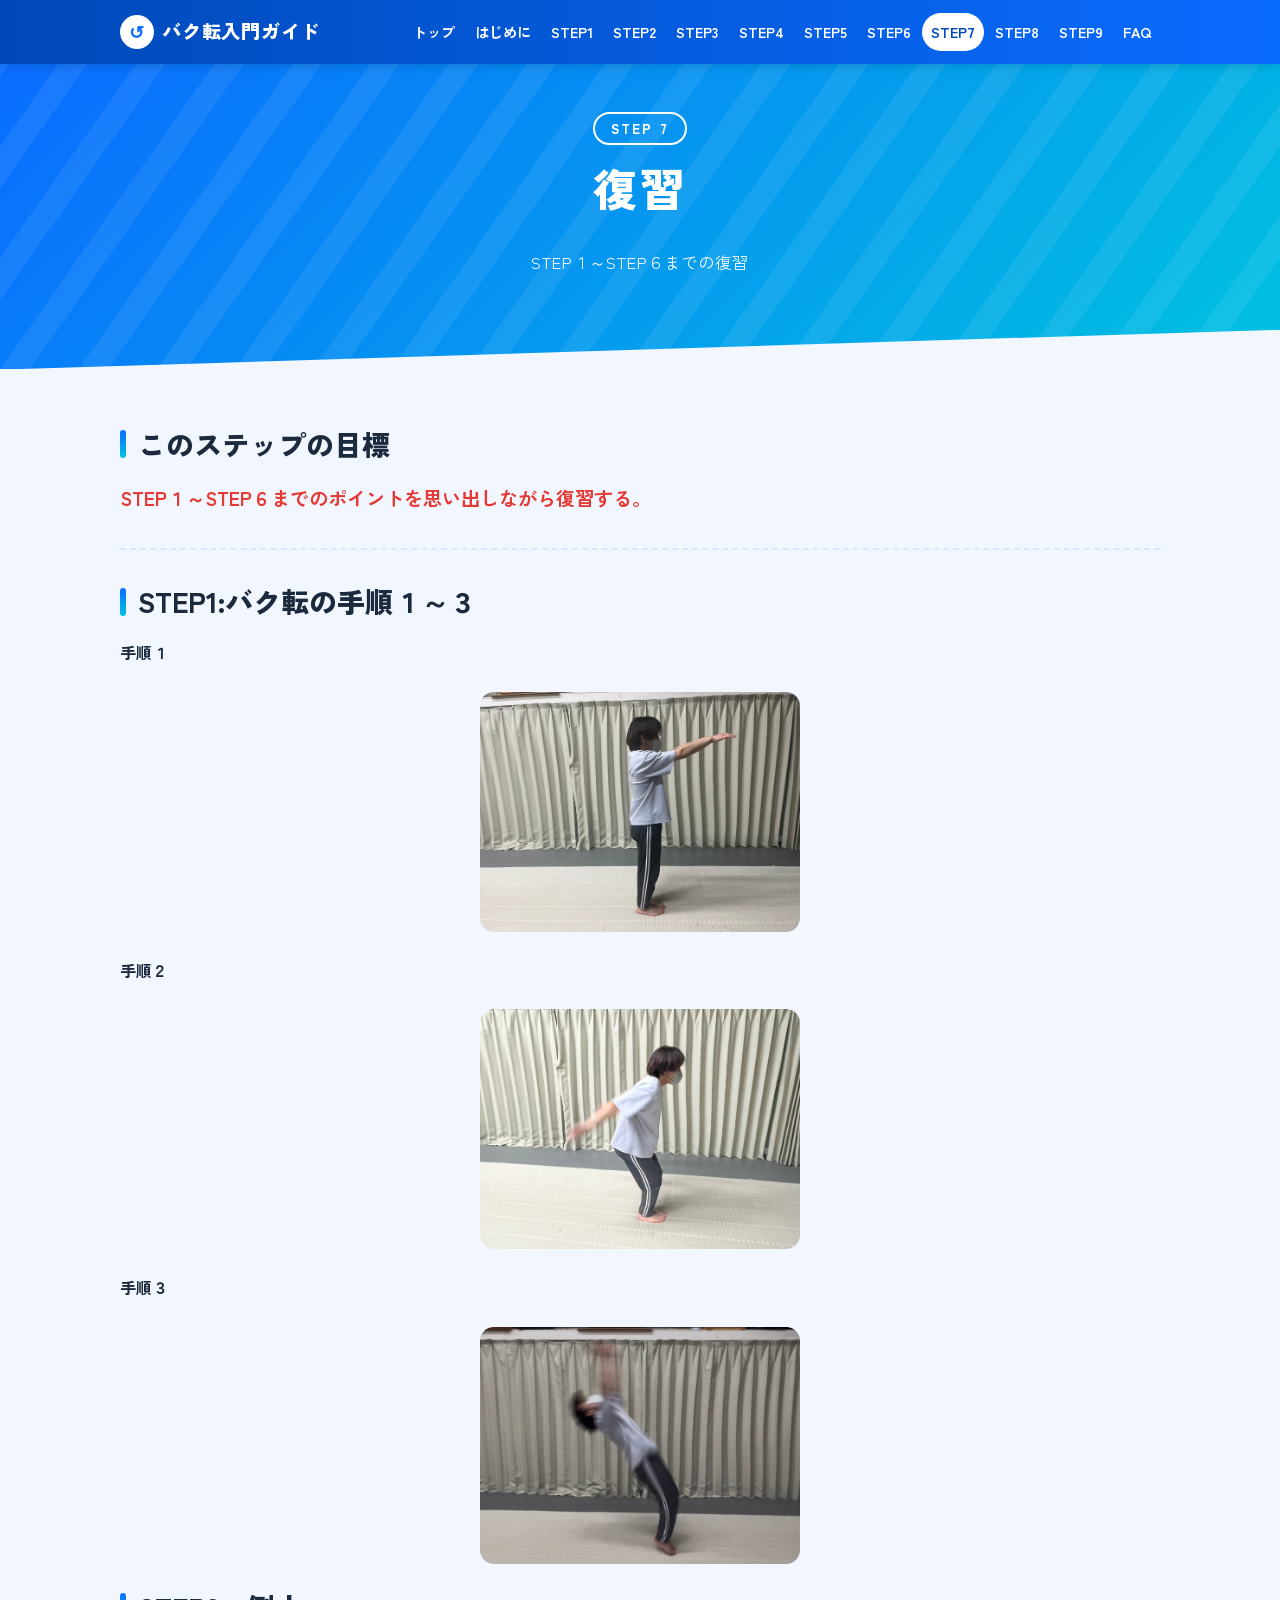
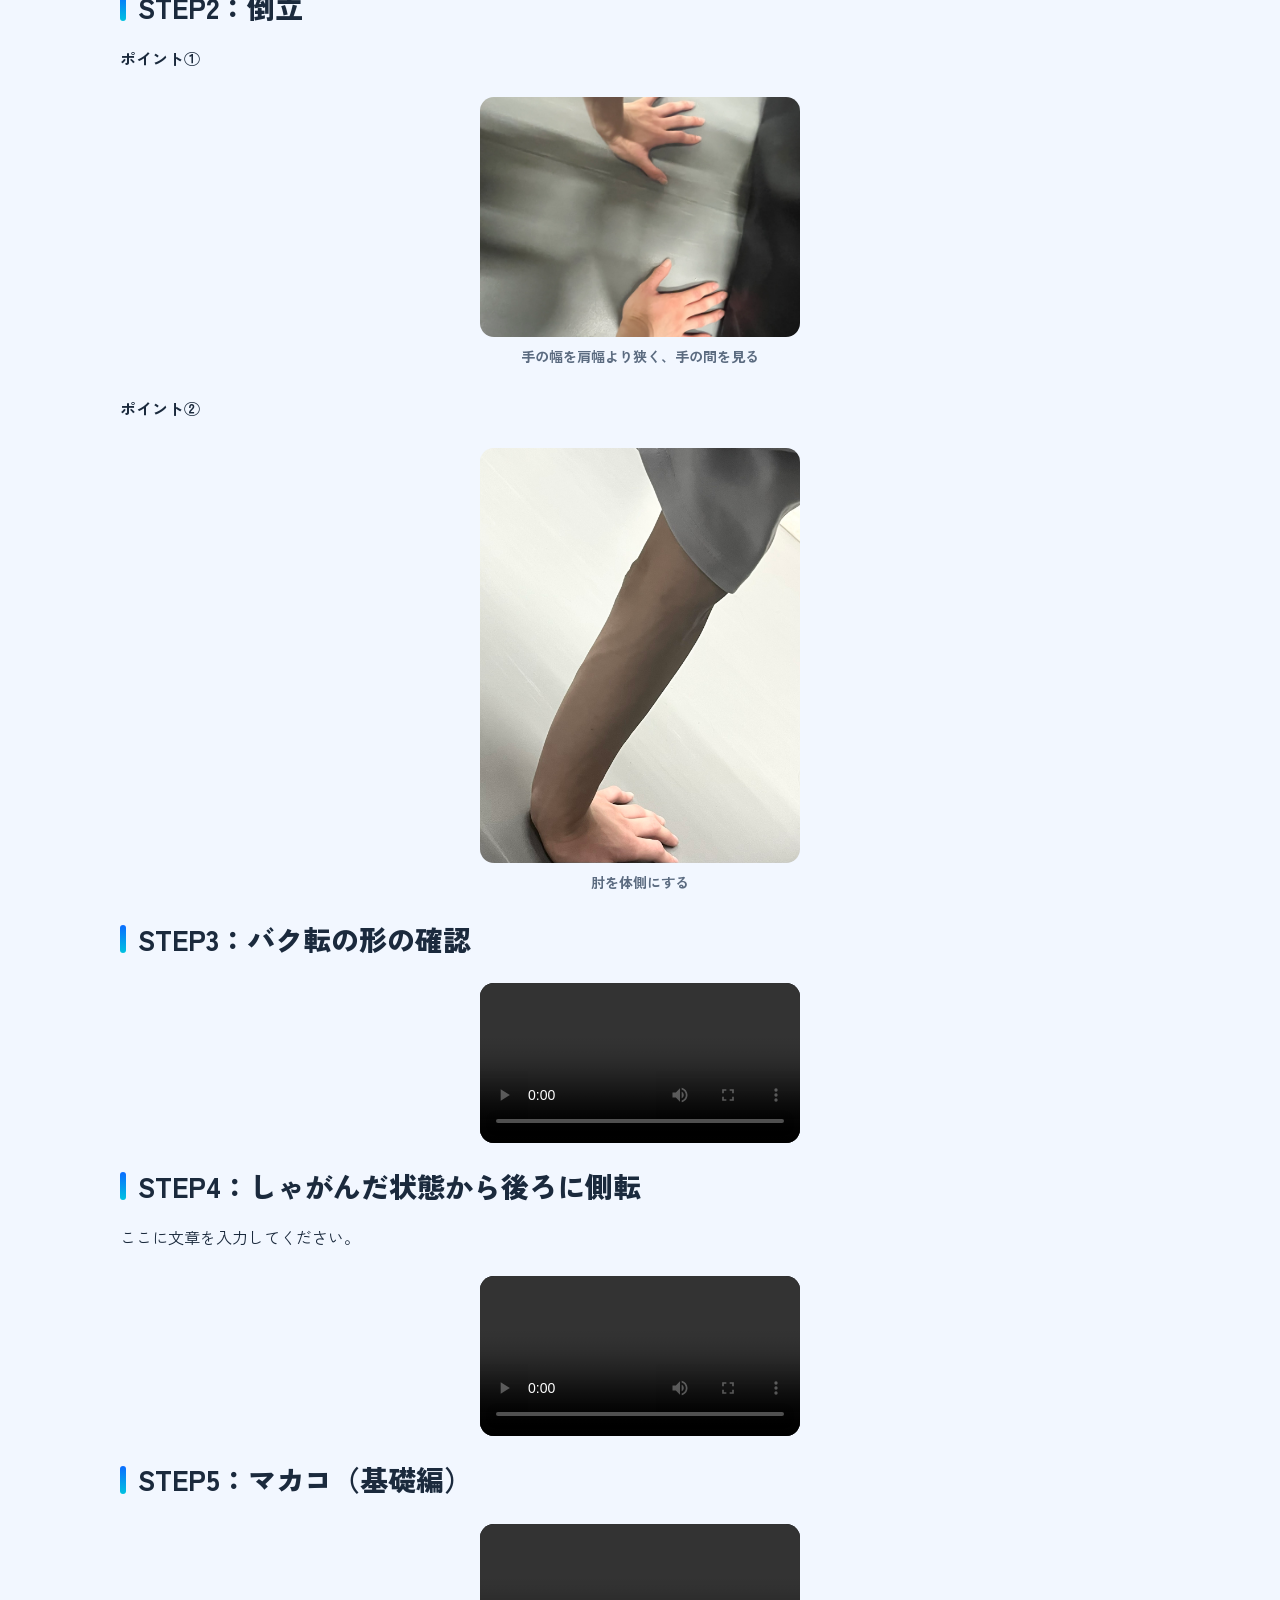
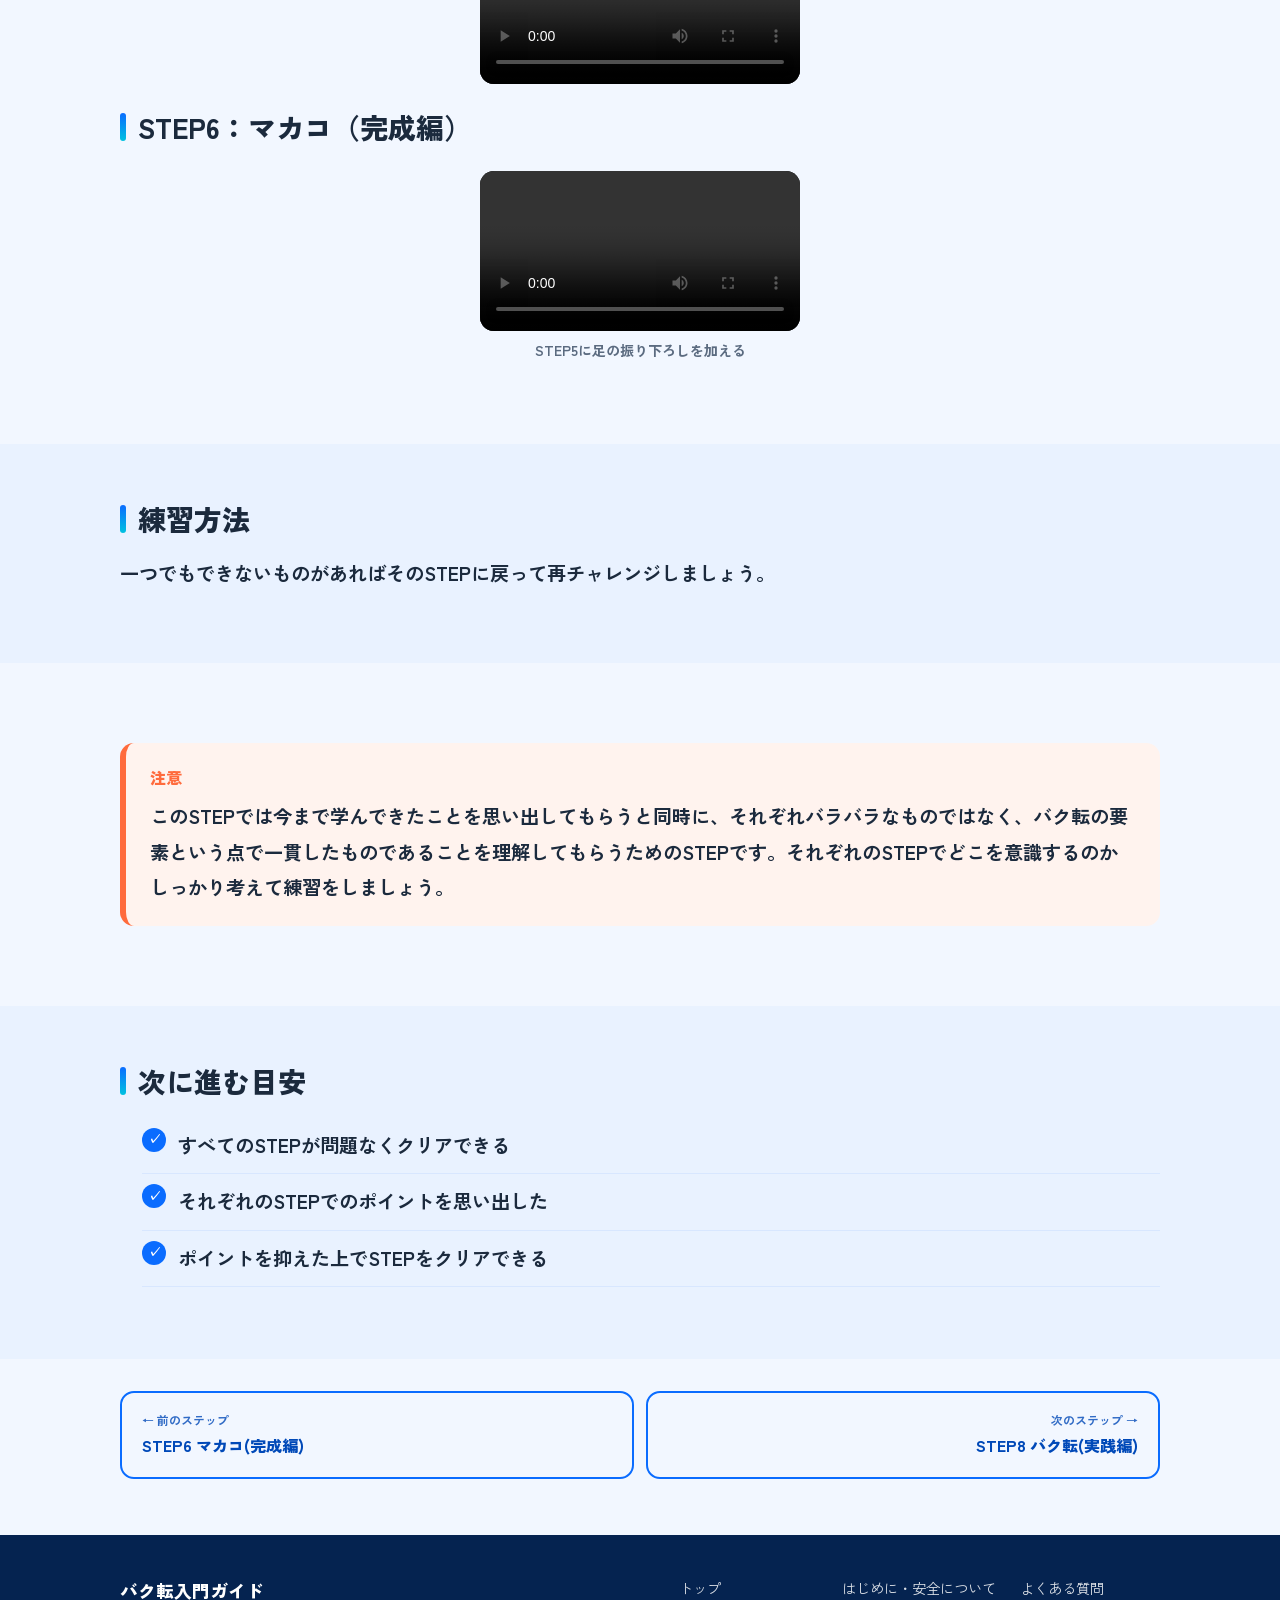
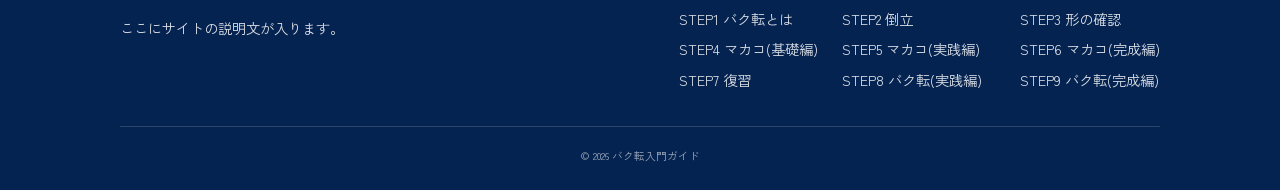
<file: step7.html>
<!DOCTYPE html>
<html lang="ja"><head>
<!-- Google tag (gtag.js) -->
<script async src="https://www.googletagmanager.com/gtag/js?id=G-RL248XK6YY"></script>
<script>
  window.dataLayer = window.dataLayer || [];
  function gtag(){dataLayer.push(arguments);}
  gtag('js', new Date());

  gtag('config', 'G-RL248XK6YY');
</script>
  <meta charset="UTF-8">
  <meta name="viewport" content="width=device-width, initial-scale=1">
  <title>STEP7 復習｜バク転入門ガイド</title>
  <meta name="description" content="バク転練習ステップ7「復習」の解説です。">
  <link rel="stylesheet" href="style.css">
</head>
<body>

  <!-- ===== ヘッダー（全ページ共通） ===== -->
  <header class="site-header">
    <div class="container header-inner">
      <a href="index.html" class="logo"><span class="logo-mark">↺</span>バク転入門ガイド</a>
      <input type="checkbox" id="nav-toggle" class="nav-toggle">
      <label for="nav-toggle" class="nav-toggle-label" aria-label="メニューを開く"><span></span></label>
      <nav class="global-nav" aria-label="メインメニュー">
        <ul>
          <li><a href="index.html">トップ</a></li>
          <li><a href="intro.html">はじめに</a></li>
          <li><a href="step1.html">STEP1</a></li>
          <li><a href="step2.html">STEP2</a></li>
          <li><a href="step3.html">STEP3</a></li>
          <li><a href="step4.html">STEP4</a></li>
          <li><a href="step5.html">STEP5</a></li>
          <li><a href="step6.html">STEP6</a></li>
          <li><a href="step7.html" aria-current="page">STEP7</a></li>
          <li><a href="step8.html">STEP8</a></li>
          <li><a href="step9.html">STEP9</a></li>
          <li><a href="faq.html">FAQ</a></li>
        </ul>
      </nav>
    </div>
  </header>

  <main>
    <section class="hero hero--small">
      <div class="container">
        <span class="hero-label">STEP 7</span>
        <h1>復習</h1>
        <p class="hero-lead">STEP１～STEP６までの復習</p>
      </div>
    </section>

    <section class="section">
      <div class="container content">
        <h2 class="section-title">このステップの目標</h2>
        <p><span style="font-size: 1.2em;"><b><span style="font-family: &quot;Zen Kaku Gothic New&quot;, sans-serif;"><span style="color: rgb(229, 57, 53);">STEP１～STEP６までのポイントを思い出しながら復習する。</span></span></b></span></p><hr class="divider"><h2 class="section-title">STEP1:バク転の手順１～３</h2><p><b>手順１</b></p><figure class="photo photo--s"><img src="images/photo-20261103075812-s8h3.jpg" alt=""><figcaption></figcaption></figure><p><b>手順２</b></p><figure class="photo photo--s"><img src="images/photo-20261103075830-1hhv.jpg" alt=""><figcaption></figcaption></figure><p><b>手順３</b></p><figure class="photo photo--s"><img src="images/photo-20261103075847-k4aw.jpg" alt=""><figcaption></figcaption></figure><h2 class="section-title">STEP2：倒立</h2><p><b>ポイント①</b></p><figure class="photo photo--s"><img src="images/photo-20261103075915-ocrs.jpg" alt="手の幅を肩幅より狭く、手の間を見る"><figcaption><b>手の幅を肩幅より狭く、手の間を見る</b></figcaption></figure><p><b>ポイント②</b></p><figure class="photo photo--s"><img src="images/photo-20261103075931-2fqp.jpg" alt="肘を体側にする"><figcaption><b>肘を体側にする</b></figcaption></figure><h2 class="section-title">STEP3：バク転の形の確認</h2><figure class="photo media-video photo--s"><video src="videos/video-20261103075955-ntj6.mp4" controls="" playsinline="" preload="metadata"></video><figcaption></figcaption></figure><h2 class="section-title">STEP4：しゃがんだ状態から後ろに側転</h2><p>ここに文章を入力してください。</p><figure class="photo media-video photo--s"><video src="videos/video-20261103080025-re6f.mp4" controls="" playsinline="" preload="metadata"></video><figcaption></figcaption></figure><h2 class="section-title">STEP5：マカコ（基礎編）</h2><figure class="photo media-video photo--s"><video src="videos/video-20261103080041-ioxk.mp4" controls="" playsinline="" preload="metadata"></video><figcaption></figcaption></figure><h2 class="section-title">STEP6：マカコ（完成編）</h2><figure class="photo media-video photo--s"><video src="videos/video-20261103080105-iuot.mp4" controls="" playsinline="" preload="metadata"></video><figcaption><b>STEP5に足の振り下ろしを加える</b></figcaption></figure>
        
      </div>
    </section>

    <section class="section section--tint">
      <div class="container content">
        <h2 class="section-title">練習方法</h2>
        
        <p><b><span style="font-size: 1.2em;">一つでもできないものがあればそのSTEPに戻って再チャレンジしましょう。</span></b></p>
        
        
        
        
      </div>
    </section>

    <section class="section">
      <div class="container content">
        
        

        
        
        <div class="box box--warn">
          <p class="box-title">注意</p>
          <p><span style="font-size: 1.2em;"><b>このSTEPでは今まで学んできたことを思い出してもらうと同時に、それぞれバラバラなものではなく、バク転の要素という点で一貫したものであることを理解してもらうためのSTEPです。それぞれのSTEPでどこを意識するのかしっかり考えて練習をしましょう。</b></span></p>
        </div>
      </div>
    </section>

    <section class="section section--tint">
      <div class="container content">
        <h2 class="section-title">次に進む目安</h2>
        <ul class="checklist">
          <li><span style="font-size: 1.2em;"><b>すべてのSTEPが問題なくクリアできる</b></span></li>
          <li><b><span style="font-size: 1.2em;">それぞれのSTEPでのポイントを思い出した</span></b></li>
          <li><span style="font-size: 1.2em;"><b>ポイントを抑えた上でSTEPをクリアできる</b></span></li>
        </ul>
      </div>
    </section>

    <div class="container">
      <nav class="step-nav" aria-label="ステップ移動">
        <a href="step6.html" class="prev"><small>← 前のステップ</small>STEP6 マカコ(完成編)</a>
        <a href="step8.html" class="next"><small>次のステップ →</small>STEP8 バク転(実践編)</a>
      </nav>
    </div>

  </main>

  <!-- ===== フッター（全ページ共通） ===== -->
  <footer class="site-footer">
    <div class="container">
      <div class="footer-inner">
        <div>
          <p class="footer-brand">バク転入門ガイド</p>
          <p>ここにサイトの説明文が入ります。</p>
        </div>
        <nav class="footer-nav" aria-label="フッターメニュー">
          <ul>
            <li><a href="index.html">トップ</a></li>
            <li><a href="intro.html">はじめに・安全について</a></li>
            <li><a href="faq.html">よくある質問</a></li>
            <li><a href="step1.html">STEP1 バク転とは</a></li>
            <li><a href="step2.html">STEP2 倒立</a></li>
            <li><a href="step3.html">STEP3 形の確認</a></li>
            <li><a href="step4.html">STEP4 マカコ(基礎編)</a></li>
            <li><a href="step5.html">STEP5 マカコ(実践編)</a></li>
            <li><a href="step6.html">STEP6 マカコ(完成編)</a></li>
            <li><a href="step7.html">STEP7 復習</a></li>
            <li><a href="step8.html">STEP8 バク転(実践編)</a></li>
            <li><a href="step9.html">STEP9 バク転(完成編)</a></li>
          </ul>
        </nav>
      </div>
      <p class="copyright"><small>© 2026 バク転入門ガイド</small></p>
    </div>
  </footer>

  <!-- 編集モード（ローカルで開いたときだけ表示） -->
  <script src="editor.js"></script>















</body></html>
</file>
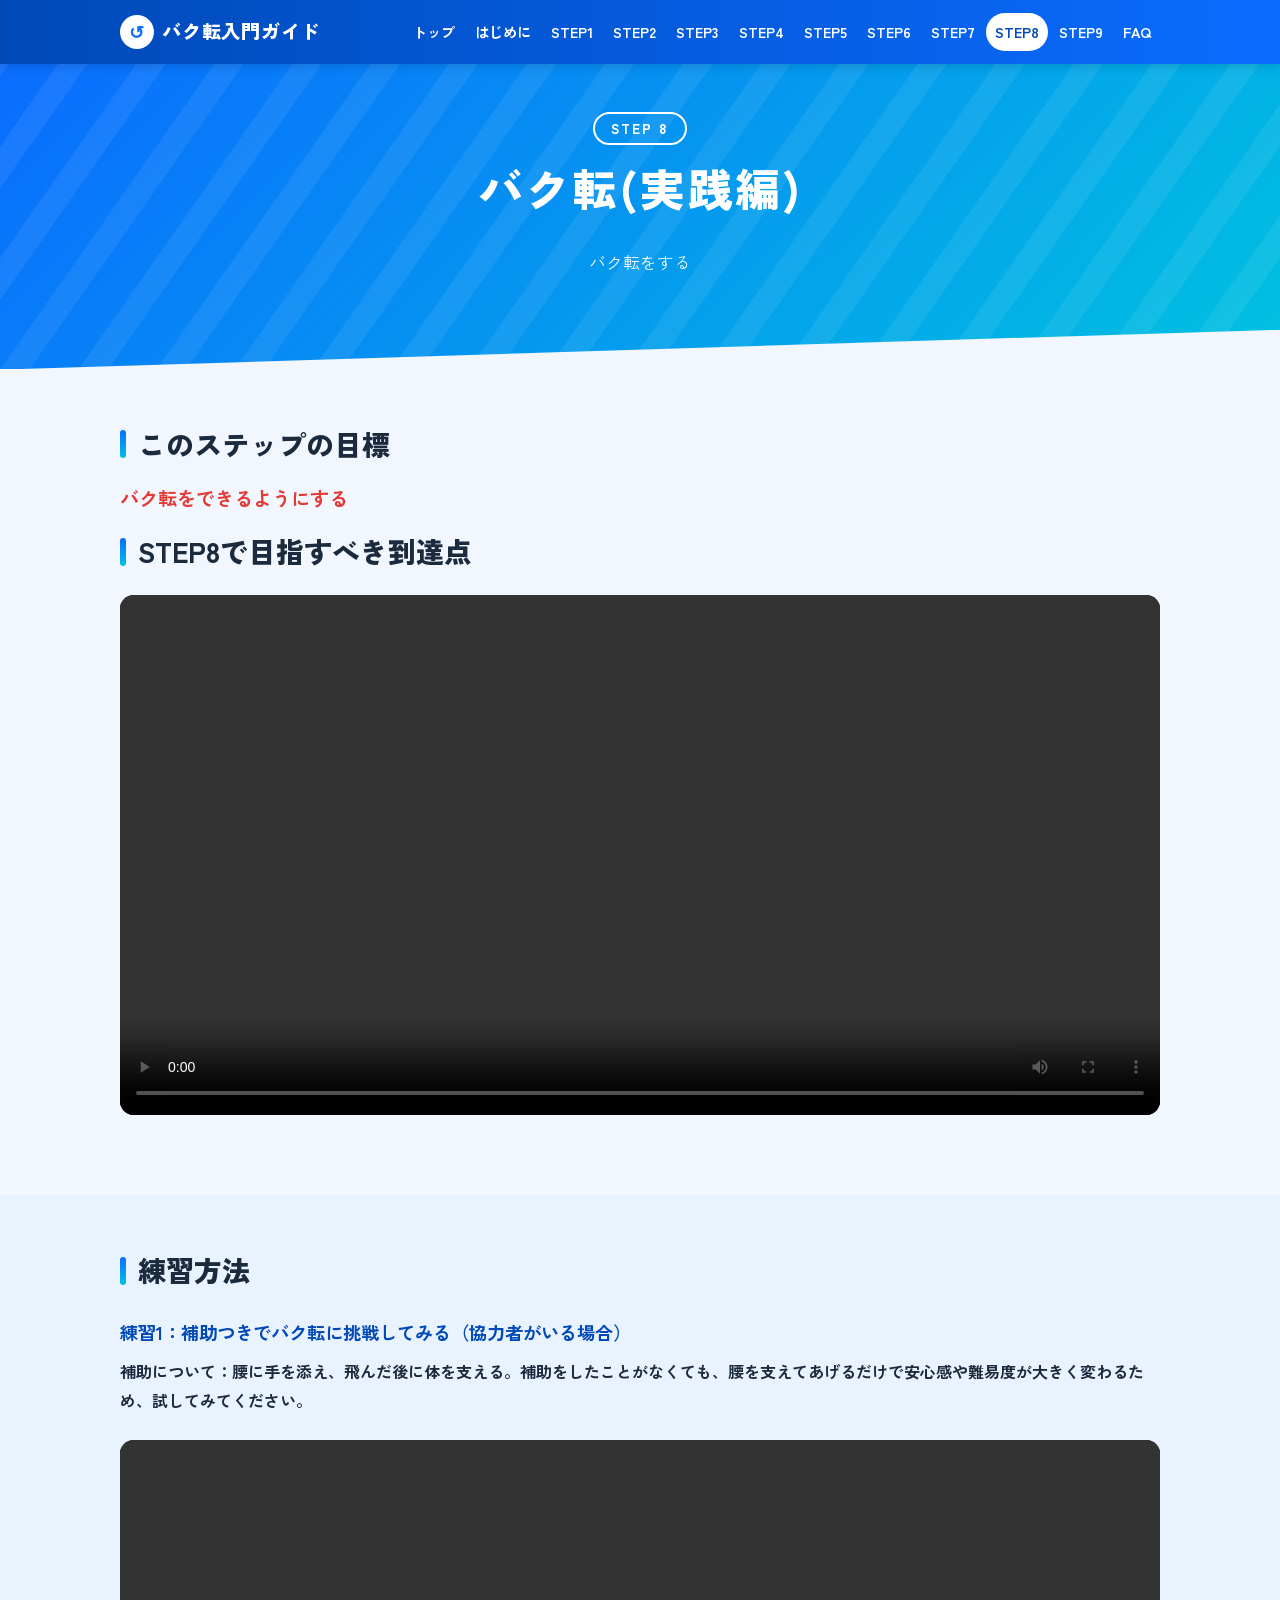
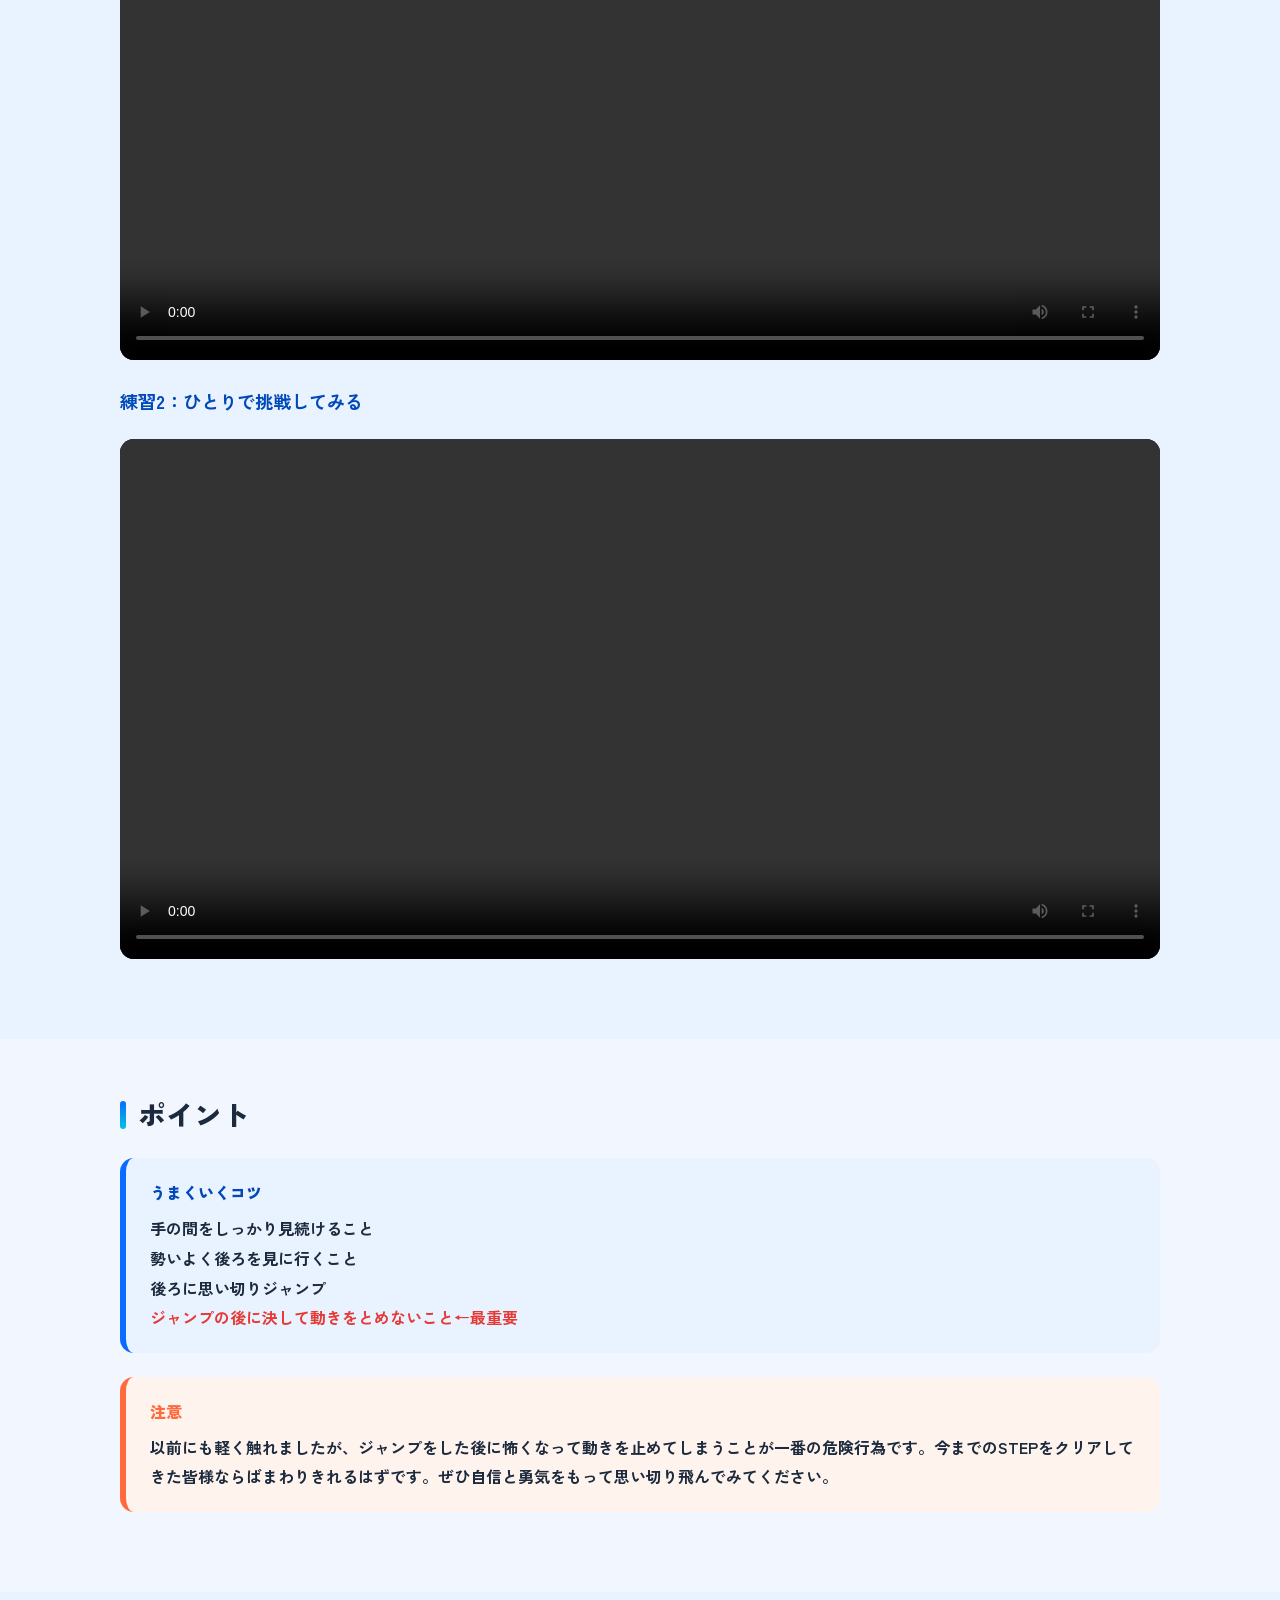
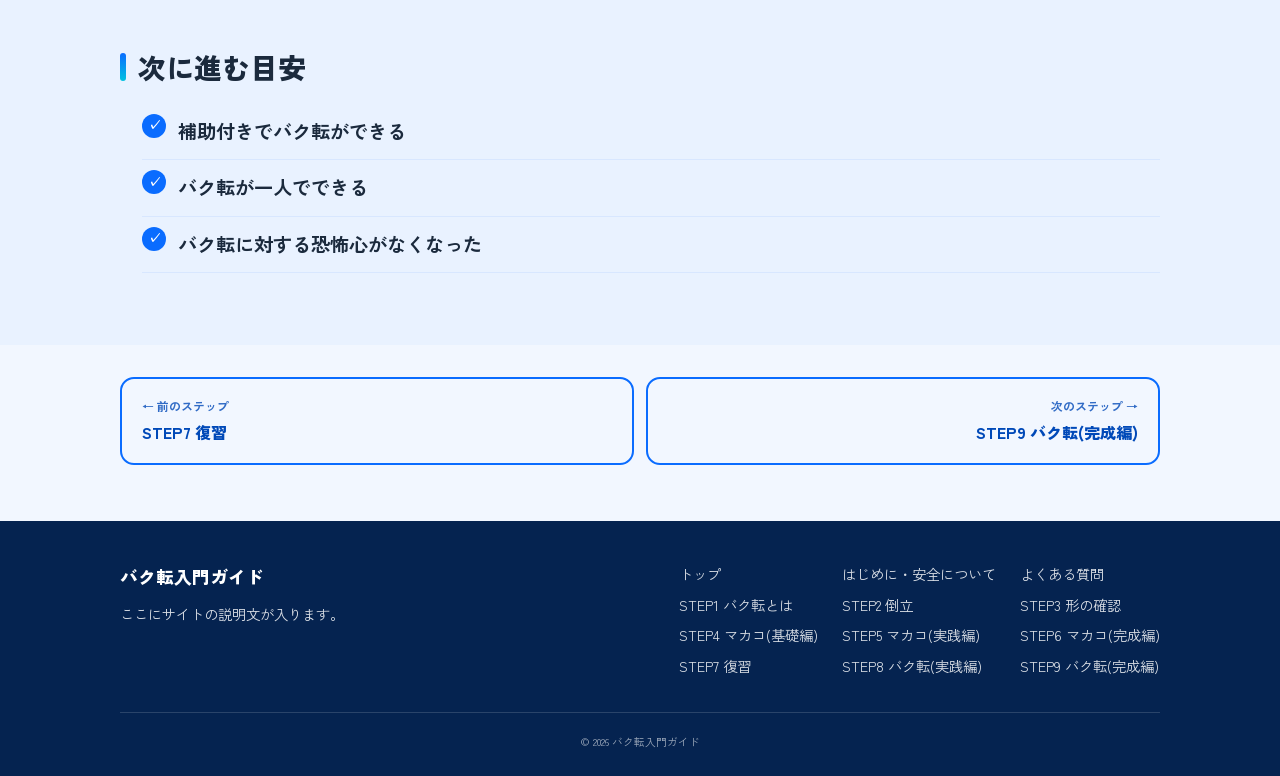
<file: step8.html>
<!DOCTYPE html>
<html lang="ja"><head>
<!-- Google tag (gtag.js) -->
<script async src="https://www.googletagmanager.com/gtag/js?id=G-RL248XK6YY"></script>
<script>
  window.dataLayer = window.dataLayer || [];
  function gtag(){dataLayer.push(arguments);}
  gtag('js', new Date());

  gtag('config', 'G-RL248XK6YY');
</script>
  <meta charset="UTF-8">
  <meta name="viewport" content="width=device-width, initial-scale=1">
  <title>STEP8 バク転(実践編)｜バク転入門ガイド</title>
  <meta name="description" content="バク転練習ステップ8「バク転(実践編)」の解説です。">
  <link rel="stylesheet" href="style.css">
</head>
<body>

  <!-- ===== ヘッダー（全ページ共通） ===== -->
  <header class="site-header">
    <div class="container header-inner">
      <a href="index.html" class="logo"><span class="logo-mark">↺</span>バク転入門ガイド</a>
      <input type="checkbox" id="nav-toggle" class="nav-toggle">
      <label for="nav-toggle" class="nav-toggle-label" aria-label="メニューを開く"><span></span></label>
      <nav class="global-nav" aria-label="メインメニュー">
        <ul>
          <li><a href="index.html">トップ</a></li>
          <li><a href="intro.html">はじめに</a></li>
          <li><a href="step1.html">STEP1</a></li>
          <li><a href="step2.html">STEP2</a></li>
          <li><a href="step3.html">STEP3</a></li>
          <li><a href="step4.html">STEP4</a></li>
          <li><a href="step5.html">STEP5</a></li>
          <li><a href="step6.html">STEP6</a></li>
          <li><a href="step7.html">STEP7</a></li>
          <li><a href="step8.html" aria-current="page">STEP8</a></li>
          <li><a href="step9.html">STEP9</a></li>
          <li><a href="faq.html">FAQ</a></li>
        </ul>
      </nav>
    </div>
  </header>

  <main>
    <section class="hero hero--small">
      <div class="container">
        <span class="hero-label">STEP 8</span>
        <h1>バク転(実践編)</h1>
        <p class="hero-lead">バク転をする</p>
      </div>
    </section>

    <section class="section">
      <div class="container content">
        <h2 class="section-title">このステップの目標</h2>
        <p><span style="color: rgb(229, 57, 53);"><span style="font-size: 1.2em;"><b>バク転をできるようにする</b></span></span></p>
        <h2 class="section-title">STEP8で目指すべき到達点</h2><figure class="photo media-video photo--l"><video src="videos/video-20261103080959-8jnb.mp4" controls="" playsinline="" preload="metadata"></video><figcaption></figcaption></figure>
      </div>
    </section>

    <section class="section section--tint">
      <div class="container content">
        <h2 class="section-title">練習方法</h2>
        <h3>練習1：補助つきでバク転に挑戦してみる（協力者がいる場合）</h3>
        <p><span style="color: rgb(27, 42, 61);"><b>補助について：腰に手を添え、飛んだ後に体を支える。補助をしたことがなくても、腰を支えてあげるだけで安心感や難易度が大きく変わるため、試してみてください。</b></span></p><figure class="photo media-video photo--l"><video src="videos/video-20261103081022-arfb.mp4" controls="" playsinline="" preload="metadata"></video><figcaption></figcaption></figure>
        <h3>練習2：ひとりで挑戦してみる</h3>
        <figure class="photo media-video photo--l"><video src="videos/video-20261103090939-uync.mp4" controls="" playsinline="" preload="metadata"></video><figcaption></figcaption></figure>
        
        
      </div>
    </section>

    <section class="section">
      <div class="container content">
        <h2 class="section-title">ポイント</h2>
        <div class="box">
          <p class="box-title">うまくいくコツ</p>
          <p><b>手の間をしっかり見続けること<br>勢いよく後ろを見に行くこと<br>後ろに思い切りジャンプ<br><span style="color: rgb(229, 57, 53);">ジャンプの後に決して動きをとめないこと←最重要</span></b></p>
        </div>

        
        
        <div class="box box--warn">
          <p class="box-title">注意</p>
          <p><b>以前にも軽く触れましたが、ジャンプをした後に怖くなって動きを止めてしまうことが一番の危険行為です。今までのSTEPをクリアしてきた皆様ならばまわりきれるはずです。ぜひ自信と勇気をもって思い切り飛んでみてください。</b></p>
        </div>
      </div>
    </section>

    <section class="section section--tint">
      <div class="container content">
        <h2 class="section-title">次に進む目安</h2>
        <ul class="checklist">
          <li><span style="font-size: 19.2px;"><b>補助付きでバク転ができる</b></span></li><li><b><span style="font-size: 1.2em;">バク転が一人でできる</span></b></li>
          
          <li><b><span style="font-size: 1.2em;">バク転に対する恐怖心がなくなった</span></b></li>
        </ul>
      </div>
    </section>

    <div class="container">
      <nav class="step-nav" aria-label="ステップ移動">
        <a href="step7.html" class="prev"><small>← 前のステップ</small>STEP7 復習</a>
        <a href="step9.html" class="next"><small>次のステップ →</small>STEP9 バク転(完成編)</a>
      </nav>
    </div>

  </main>

  <!-- ===== フッター（全ページ共通） ===== -->
  <footer class="site-footer">
    <div class="container">
      <div class="footer-inner">
        <div>
          <p class="footer-brand">バク転入門ガイド</p>
          <p>ここにサイトの説明文が入ります。</p>
        </div>
        <nav class="footer-nav" aria-label="フッターメニュー">
          <ul>
            <li><a href="index.html">トップ</a></li>
            <li><a href="intro.html">はじめに・安全について</a></li>
            <li><a href="faq.html">よくある質問</a></li>
            <li><a href="step1.html">STEP1 バク転とは</a></li>
            <li><a href="step2.html">STEP2 倒立</a></li>
            <li><a href="step3.html">STEP3 形の確認</a></li>
            <li><a href="step4.html">STEP4 マカコ(基礎編)</a></li>
            <li><a href="step5.html">STEP5 マカコ(実践編)</a></li>
            <li><a href="step6.html">STEP6 マカコ(完成編)</a></li>
            <li><a href="step7.html">STEP7 復習</a></li>
            <li><a href="step8.html">STEP8 バク転(実践編)</a></li>
            <li><a href="step9.html">STEP9 バク転(完成編)</a></li>
          </ul>
        </nav>
      </div>
      <p class="copyright"><small>© 2026 バク転入門ガイド</small></p>
    </div>
  </footer>

  <!-- 編集モード（ローカルで開いたときだけ表示） -->
  <script src="editor.js"></script>
















</body></html>
</file>
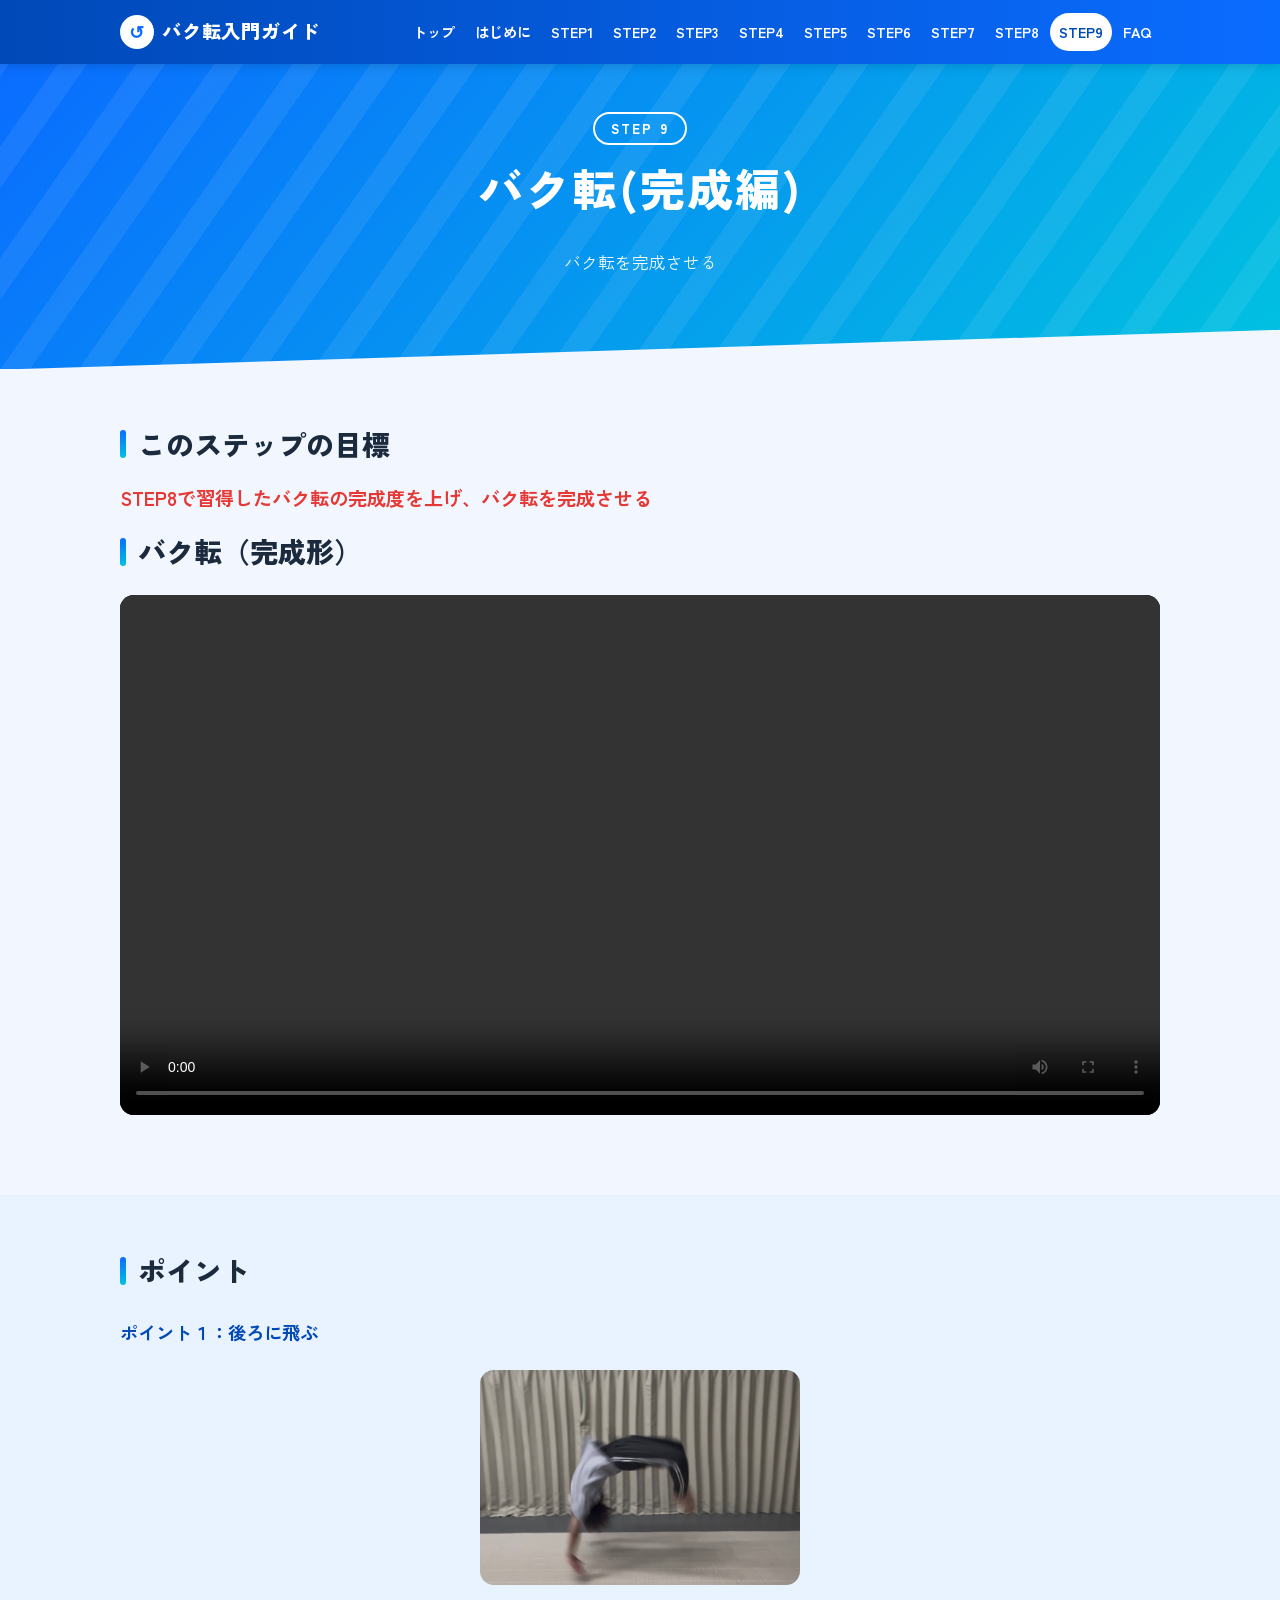
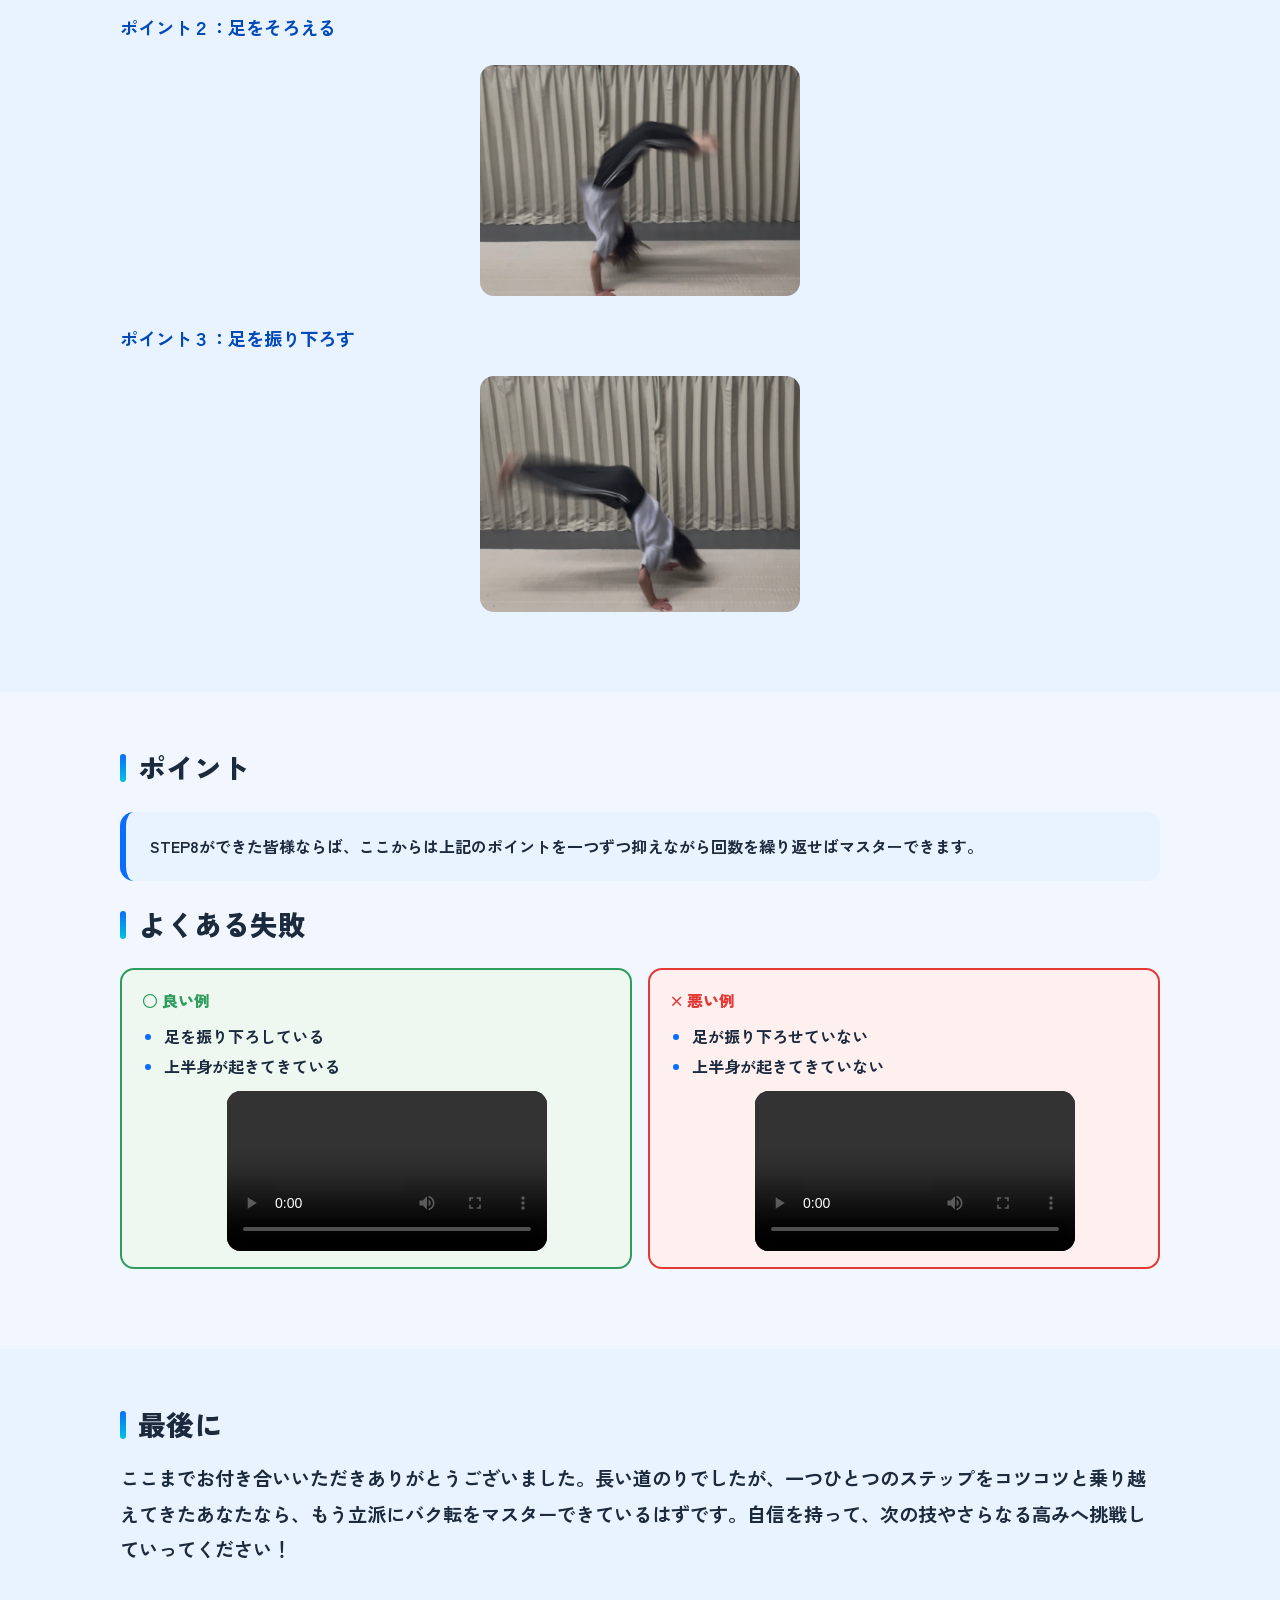
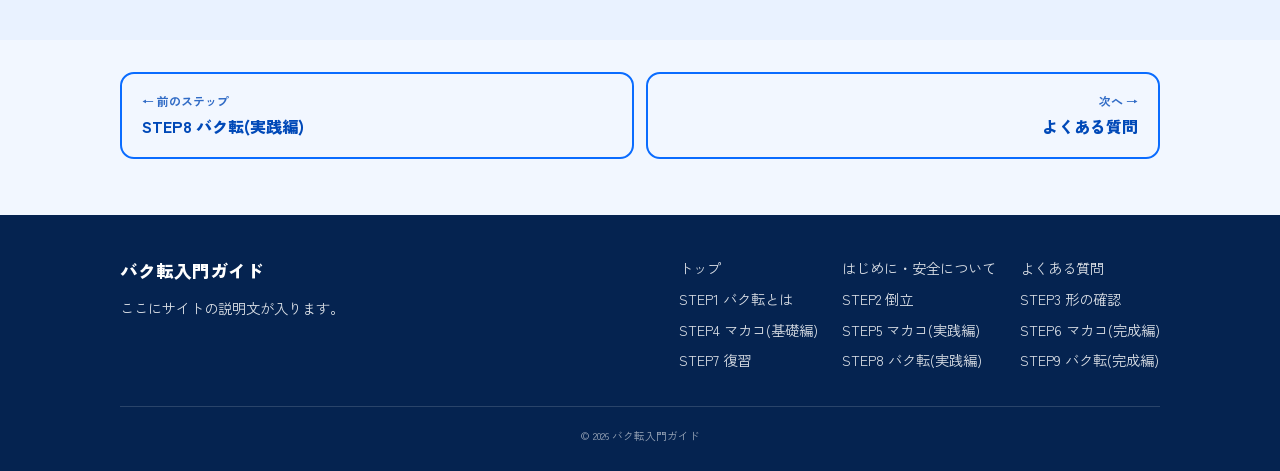
<file: step9.html>
<!DOCTYPE html>
<html lang="ja"><head>
<!-- Google tag (gtag.js) -->
<script async src="https://www.googletagmanager.com/gtag/js?id=G-RL248XK6YY"></script>
<script>
  window.dataLayer = window.dataLayer || [];
  function gtag(){dataLayer.push(arguments);}
  gtag('js', new Date());

  gtag('config', 'G-RL248XK6YY');
</script>
  <meta charset="UTF-8">
  <meta name="viewport" content="width=device-width, initial-scale=1">
  <title>STEP9 バク転(完成編)｜バク転入門ガイド</title>
  <meta name="description" content="バク転練習ステップ9「バク転(完成編)」の解説です。">
  <link rel="stylesheet" href="style.css">
</head>
<body>

  <!-- ===== ヘッダー（全ページ共通） ===== -->
  <header class="site-header">
    <div class="container header-inner">
      <a href="index.html" class="logo"><span class="logo-mark">↺</span>バク転入門ガイド</a>
      <input type="checkbox" id="nav-toggle" class="nav-toggle">
      <label for="nav-toggle" class="nav-toggle-label" aria-label="メニューを開く"><span></span></label>
      <nav class="global-nav" aria-label="メインメニュー">
        <ul>
          <li><a href="index.html">トップ</a></li>
          <li><a href="intro.html">はじめに</a></li>
          <li><a href="step1.html">STEP1</a></li>
          <li><a href="step2.html">STEP2</a></li>
          <li><a href="step3.html">STEP3</a></li>
          <li><a href="step4.html">STEP4</a></li>
          <li><a href="step5.html">STEP5</a></li>
          <li><a href="step6.html">STEP6</a></li>
          <li><a href="step7.html">STEP7</a></li>
          <li><a href="step8.html">STEP8</a></li>
          <li><a href="step9.html" aria-current="page">STEP9</a></li>
          <li><a href="faq.html">FAQ</a></li>
        </ul>
      </nav>
    </div>
  </header>

  <main>
    <section class="hero hero--small">
      <div class="container">
        <span class="hero-label">STEP 9</span>
        <h1>バク転(完成編)</h1>
        <p class="hero-lead">バク転を完成させる</p>
      </div>
    </section>

    <section class="section">
      <div class="container content">
        <h2 class="section-title">このステップの目標</h2>
        <p><b><span style="font-size: 1.2em; color: rgb(229, 57, 53);">STEP8で習得したバク転の完成度を上げ、バク転を完成させる</span></b></p><h2 class="section-title">バク転（完成形）</h2>
        <figure class="photo media-video photo--l"><video src="videos/video-20261103092749-kiid.mp4" controls="" playsinline="" preload="metadata"></video><figcaption></figcaption></figure>
      </div>
    </section>

    <section class="section section--tint">
      <div class="container content">
        <h2 class="section-title">ポイント</h2>
        <h3>ポイント１：後ろに飛ぶ</h3>
        
        <figure class="photo photo--s"><img src="images/photo-20261103092842-yy0c.jpg" alt=""><figcaption></figcaption></figure><h3>ポイント２：足をそろえる</h3>
        
        <figure class="photo photo--s"><img src="images/photo-20261103093115-t00q.jpg" alt=""><figcaption></figcaption></figure><h3>ポイント３：足を振り下ろす</h3><figure class="photo photo--s"><img src="images/photo-20261103093157-9uub.jpg" alt=""><figcaption></figcaption></figure>
        
      </div>
    </section>

    <section class="section">
      <div class="container content">
        
        <h2 class="section-title">ポイント</h2><div class="box">
          
          <p><b>STEP8ができた皆様ならば、ここからは上記のポイントを一つずつ抑えながら回数を繰り返せばマスターできます。</b></p>
        </div>

        <h2 class="section-title">よくある失敗</h2>
        
        
      <div class="compare"><div class="compare-col compare-col--good"><p class="compare-title">○ 良い例</p><ul class="bullet-list"><li><b>足を振り下ろしている</b></li><li><p class="item-text"><b>上半身が起きてきている</b></p><figure class="photo media-video photo--s"><video src="videos/video-20261103095538-40ht.mp4" controls="" playsinline="" preload="metadata"></video><figcaption></figcaption></figure></li></ul></div><div class="compare-col compare-col--bad"><p class="compare-title">× 悪い例</p><ul class="bullet-list"><li><b>足が振り下ろせていない</b></li><li><p class="item-text"><b>上半身が起きてきていない</b></p><figure class="photo media-video photo--s"><video src="videos/video-20261103093543-luu7.mp4" controls="" playsinline="" preload="metadata"></video><figcaption></figcaption></figure></li></ul></div></div></div>
    </section>

    <section class="section section--tint">
      <div class="container content">
        <h2 class="section-title">最後に</h2>
        
      <p><span style="font-size: 19.2px;"><b>ここまでお付き合いいただきありがとうございました。長い道のりでしたが、一つひとつのステップをコツコツと乗り越えてきたあなたなら、もう立派にバク転をマスターできているはずです。自信を持って、次の技やさらなる高みへ挑戦していってください！</b></span></p></div>
    </section>

    <div class="container">
      <nav class="step-nav" aria-label="ステップ移動">
        <a href="step8.html" class="prev"><small>← 前のステップ</small>STEP8 バク転(実践編)</a>
        <a href="faq.html" class="next"><small>次へ →</small>よくある質問</a>
      </nav>
    </div>

  </main>

  <!-- ===== フッター（全ページ共通） ===== -->
  <footer class="site-footer">
    <div class="container">
      <div class="footer-inner">
        <div>
          <p class="footer-brand">バク転入門ガイド</p>
          <p>ここにサイトの説明文が入ります。</p>
        </div>
        <nav class="footer-nav" aria-label="フッターメニュー">
          <ul>
            <li><a href="index.html">トップ</a></li>
            <li><a href="intro.html">はじめに・安全について</a></li>
            <li><a href="faq.html">よくある質問</a></li>
            <li><a href="step1.html">STEP1 バク転とは</a></li>
            <li><a href="step2.html">STEP2 倒立</a></li>
            <li><a href="step3.html">STEP3 形の確認</a></li>
            <li><a href="step4.html">STEP4 マカコ(基礎編)</a></li>
            <li><a href="step5.html">STEP5 マカコ(実践編)</a></li>
            <li><a href="step6.html">STEP6 マカコ(完成編)</a></li>
            <li><a href="step7.html">STEP7 復習</a></li>
            <li><a href="step8.html">STEP8 バク転(実践編)</a></li>
            <li><a href="step9.html">STEP9 バク転(完成編)</a></li>
          </ul>
        </nav>
      </div>
      <p class="copyright"><small>© 2026 バク転入門ガイド</small></p>
    </div>
  </footer>

  <!-- 編集モード（ローカルで開いたときだけ表示） -->
  <script src="editor.js"></script>

















</body></html>
</file>
<file: style.css>
/* ==========================================================
   バク転入門サイト 共通スタイル
   ========================================================== */

/* 日本語のGoogleフォント（実際に使われたフォント・文字だけが読み込まれる） */
@import url("https://fonts.googleapis.com/css2?family=M+PLUS+Rounded+1c:wght@400;700;800&family=Noto+Sans+JP:wght@400;700;900&family=Noto+Serif+JP:wght@400;700;900&family=Zen+Kaku+Gothic+New:wght@400;700;900&family=Zen+Maru+Gothic:wght@400;700;900&display=swap");

/* ===== デザイン設定（編集モードの「デザイン」パネルが自動で書き換えます） ===== */
:root {
  --c-primary: #0a6cff;
  --c-primary-dark: #0049b8;
  --c-accent: #00c2e0;
  --c-bg: #f2f7ff;
  --font-heading: "Zen Kaku Gothic New", sans-serif;
  --font-body: "Zen Kaku Gothic New", sans-serif;
}
/* ===== デザイン設定ここまで ===== */

/* ---------- 色・サイズの設定（メインカラー・背景色・フォントは上のデザイン設定） ---------- */
:root {
  --c-sky: color-mix(in srgb, var(--c-primary) 9%, #fff);     /* メインカラーの薄い背景 */
  --c-text: #1b2a3d;          /* 本文の文字色 */
  --c-muted: #5b6b80;         /* 補足テキスト */
  --c-border: color-mix(in srgb, var(--c-primary) 16%, #fff); /* 線 */
  --c-footer: color-mix(in srgb, var(--c-primary-dark) 30%, #071224); /* フッターの背景 */
  --c-white: #ffffff;
  --c-warn: #ff6b3d;          /* 注意（安全）用のオレンジ */
  --c-warn-bg: #fff3ee;

  --radius: 14px;
  --shadow: 0 6px 20px color-mix(in srgb, var(--c-primary) 12%, transparent);
  --max-width: 1080px;
  --header-h: 64px;
}

/* ---------- 基本 ---------- */
*,
*::before,
*::after {
  box-sizing: border-box;
}

html {
  scroll-behavior: smooth;
}

body {
  margin: 0;
  font-family: var(--font-body);
  font-size: 16px;
  line-height: 1.85;
  color: var(--c-text);
  background: var(--c-bg);
}

img {
  max-width: 100%;
  height: auto;
}

a {
  color: var(--c-primary);
}

a:hover {
  color: var(--c-primary-dark);
}

h1,
h2,
h3,
.logo,
.footer-brand {
  font-family: var(--font-heading);
}

h1,
h2,
h3 {
  line-height: 1.4;
  margin: 0 0 0.6em;
}

p {
  margin: 0 0 1em;
}

.container {
  width: 100%;
  max-width: var(--max-width);
  margin: 0 auto;
  padding: 0 20px;
}

/* ---------- ヘッダー ---------- */
.site-header {
  position: sticky;
  top: 0;
  z-index: 100;
  background: var(--c-primary-dark);
  background: linear-gradient(90deg, var(--c-primary-dark), var(--c-primary));
  color: var(--c-white);
  box-shadow: 0 2px 10px rgba(0, 0, 0, 0.15);
}

.header-inner {
  display: flex;
  align-items: center;
  justify-content: space-between;
  min-height: var(--header-h);
  gap: 16px;
}

.logo {
  display: flex;
  align-items: center;
  gap: 8px;
  color: var(--c-white);
  text-decoration: none;
  font-weight: 800;
  font-size: 1.2rem;
  letter-spacing: 0.04em;
  white-space: nowrap;
  flex-shrink: 0;
}

.logo:hover {
  color: var(--c-white);
}

.logo-mark {
  display: inline-grid;
  place-items: center;
  width: 34px;
  height: 34px;
  border-radius: 50%;
  background: var(--c-white);
  color: var(--c-primary);
  font-size: 1.1rem;
}

/* メニュー（1行に収める。入りきらないときは折り返さず横にスクロール） */
.global-nav {
  min-width: 0;
  overflow-x: auto;
  scrollbar-width: none;
}

.global-nav ul {
  display: flex;
  flex-wrap: nowrap;
  gap: 2px;
  margin: 0;
  padding: 0;
  list-style: none;
}

.global-nav a {
  display: block;
  padding: 6px 9px;
  border-radius: 999px;
  color: var(--c-white);
  text-decoration: none;
  font-size: 0.9rem;
  font-weight: 600;
  white-space: nowrap;
  transition: background 0.2s;
}

.global-nav a:hover {
  background: rgba(255, 255, 255, 0.18);
  color: var(--c-white);
}

.global-nav a[aria-current="page"] {
  background: var(--c-white);
  color: var(--c-primary-dark);
}

/* ハンバーガー（スマホのみ表示） */
.nav-toggle {
  display: none;
}

.nav-toggle-label {
  display: none;
  width: 44px;
  height: 44px;
  cursor: pointer;
  position: relative;
}

.nav-toggle-label span,
.nav-toggle-label span::before,
.nav-toggle-label span::after {
  position: absolute;
  left: 10px;
  width: 24px;
  height: 2px;
  background: var(--c-white);
  border-radius: 2px;
  transition: transform 0.25s, opacity 0.25s;
  content: "";
}

.nav-toggle-label span {
  top: 21px;
}

.nav-toggle-label span::before {
  left: 0;
  top: -8px;
}

.nav-toggle-label span::after {
  left: 0;
  top: 8px;
}

/* ---------- ページ上部の見出しエリア ---------- */
.hero {
  position: relative;
  overflow: hidden;
  padding: 72px 0 80px;
  background: linear-gradient(135deg, var(--c-primary) 0%, var(--c-accent) 100%);
  color: var(--c-white);
  text-align: center;
}

/* 斜めのストライプで動きのある印象に */
.hero::before {
  content: "";
  position: absolute;
  inset: 0;
  background: repeating-linear-gradient(
    -55deg,
    rgba(255, 255, 255, 0.07) 0 24px,
    transparent 24px 64px
  );
  pointer-events: none;
}

.hero::after {
  content: "";
  position: absolute;
  left: 0;
  right: 0;
  bottom: -1px;
  height: 40px;
  background: var(--c-bg);
  clip-path: polygon(0 100%, 100% 0, 100% 100%);
}

.hero .container {
  position: relative;
  z-index: 1;
}

.hero h1 {
  font-size: clamp(1.8rem, 5vw, 2.8rem);
  font-weight: 900;
  letter-spacing: 0.05em;
}

/* タイトルとロゴ（ピクトグラム風のバク転マーク）を横に並べる */
.hero-title {
  display: flex;
  align-items: center;
  justify-content: center;
  gap: 0.5em;
  margin: 0.3em 0 0.6em;
  font-size: clamp(1.8rem, 5vw, 2.8rem);
}

.hero-title h1 {
  margin: 0;
}

.hero-logo {
  flex: none;
  width: 1.9em;
  height: 1.9em;
  filter: drop-shadow(0 4px 10px rgba(0, 0, 0, 0.18));
}

.hero-logo-bg {
  fill: var(--c-white);
}

.hero-logo-body {
  stroke: var(--c-primary);
}

.hero-logo-arc {
  opacity: 0.45;
}

.hero-logo-head {
  fill: var(--c-primary);
}

.hero-lead {
  max-width: 640px;
  margin: 0 auto 1.6em;
  font-size: 1.05rem;
  opacity: 0.95;
}

.hero-label {
  display: inline-block;
  margin-bottom: 12px;
  padding: 2px 16px;
  border: 2px solid var(--c-white);
  border-radius: 999px;
  font-size: 0.85rem;
  font-weight: 800;
  letter-spacing: 0.15em;
}

.hero--small {
  padding: 48px 0 64px;
}

/* ---------- ボタン ---------- */
.btn {
  display: inline-block;
  padding: 12px 32px;
  border-radius: 999px;
  background: var(--c-white);
  color: var(--c-primary-dark);
  font-weight: 800;
  text-decoration: none;
  box-shadow: var(--shadow);
  transition: transform 0.2s, box-shadow 0.2s;
}

.btn:hover {
  transform: translateY(-2px);
  box-shadow: 0 10px 24px rgba(0, 0, 0, 0.18);
  color: var(--c-primary-dark);
}

.btn--primary {
  background: var(--c-primary);
  color: var(--c-white);
}

.btn--primary:hover {
  background: var(--c-primary-dark);
  color: var(--c-white);
}

/* ---------- メインコンテンツ ---------- */
main {
  display: block;
}

.section {
  padding: 56px 0;
}

.section--tint {
  background: var(--c-sky);
}

.section-title {
  position: relative;
  padding-left: 18px;
  font-size: clamp(1.35rem, 3.5vw, 1.75rem);
  font-weight: 800;
}

.section-title::before {
  content: "";
  position: absolute;
  left: 0;
  top: 0.2em;
  bottom: 0.2em;
  width: 6px;
  border-radius: 3px;
  background: linear-gradient(var(--c-primary), var(--c-accent));
}

.content h3 {
  margin-top: 1.6em;
  font-size: 1.15rem;
  color: var(--c-primary-dark);
}

.content ul,
.content ol {
  padding-left: 1.4em;
}

/* 画像・動画の仮置き枠 */
.placeholder-media {
  display: grid;
  place-items: center;
  aspect-ratio: 16 / 9;
  max-width: 100%;
  margin: 1.2em 0;
  border: 2px dashed var(--c-border);
  border-radius: var(--radius);
  background: var(--c-sky);
  color: var(--c-muted);
  font-size: 0.9rem;
}

/* ---------- カード（トップのステップ一覧など） ---------- */
.card-grid {
  display: grid;
  /* --card-min は編集モードでカードの幅をドラッグすると変わる */
  grid-template-columns: repeat(auto-fill, minmax(min(100%, var(--card-min, 300px)), 1fr));
  gap: 20px;
  margin: 0;
  padding: 0;
  list-style: none;
}

.card {
  display: block;
  height: 100%;
  padding: 24px;
  border: 1px solid var(--c-border);
  border-radius: var(--radius);
  background: var(--c-white);
  color: var(--c-text);
  text-decoration: none;
  box-shadow: var(--shadow);
  transition: transform 0.2s, border-color 0.2s;
}

.card:hover {
  transform: translateY(-4px);
  border-color: var(--c-primary);
  color: var(--c-text);
}

.card-step {
  display: inline-block;
  margin-bottom: 8px;
  padding: 2px 12px;
  border-radius: 999px;
  background: var(--c-primary);
  color: var(--c-white);
  font-size: 0.8rem;
  font-weight: 800;
  letter-spacing: 0.1em;
}

.card h3 {
  margin-bottom: 0.4em;
  font-size: 1.15rem;
}

.card p {
  margin: 0;
  color: var(--c-muted);
  font-size: 0.95rem;
}

/* ---------- 注意ボックス・ポイントボックス ---------- */
.box {
  margin: 1.5em 0;
  padding: 20px 24px;
  border-radius: var(--radius);
  border-left: 6px solid var(--c-primary);
  background: var(--c-sky);
}

.box-title {
  margin: 0 0 0.4em;
  font-weight: 800;
  color: var(--c-primary-dark);
}

.box > :last-child {
  margin-bottom: 0;
}

/* リストの項目（流れ図の箱・チェックリストの行など）の中の写真・動画。項目は中身に合わせて大きくなる */
li > .item-text {
  margin: 0;
}

li > .photo {
  margin: 0.6em auto 0;
}

/* 流れ図の箱に写真・動画が入ったら、箱を広めにする */
ol.flow li:has(> .photo) {
  flex-basis: 260px;
}

/* テキストボックスの中の写真・動画 */
.box .photo {
  margin: 1em auto;
}

.box > .photo:first-child {
  margin-top: 0;
}

.box > .photo:last-child {
  margin-bottom: 0;
}

.box--warn {
  border-left-color: var(--c-warn);
  background: var(--c-warn-bg);
}

.box--warn .box-title {
  color: var(--c-warn);
}

.box--plain {
  border: 1px solid var(--c-border);
  background: var(--c-white);
}

.box--plain .box-title {
  color: var(--c-text);
}

/* 幅を変えたテキストボックスも、スマホでは横いっぱいにする */
@media (max-width: 600px) {
  .box[style*="width"] {
    width: auto !important;
  }
}

/* ---------- 写真 ---------- */
.photo {
  margin: 1.5em auto;
  max-width: 560px;
}

.photo--s {
  max-width: 320px;
}

.photo--l {
  max-width: none;
}

.photo img {
  display: block;
  width: 100%;
  border-radius: var(--radius);
}

/* 動画（パソコンのファイル） */
.photo video {
  display: block;
  width: 100%;
  border-radius: var(--radius);
  background: #000;
}

/* 動画（YouTube の埋め込み）。横長は 16:9、ショート動画は縦長 */
.video-embed {
  position: relative;
  aspect-ratio: 16 / 9;
}

.video-embed--vertical {
  aspect-ratio: 9 / 16;
}

.video-embed iframe {
  position: absolute;
  inset: 0;
  width: 100%;
  height: 100%;
  border: 0;
  border-radius: var(--radius);
}

/* 編集中は YouTube をクリックしても再生せず、動画を選べるようにする */
.is-editing .video-embed iframe {
  pointer-events: none;
}

.photo figcaption {
  margin-top: 0.5em;
  color: var(--c-muted);
  font-size: 0.875rem;
  text-align: center;
}

.photo figcaption:empty {
  display: none;
}

/* チェックリスト */
.checklist {
  padding: 0;
  list-style: none;
}

.checklist li {
  position: relative;
  padding: 10px 0 10px 36px;
  border-bottom: 1px solid var(--c-border);
}

.checklist li::before {
  content: "✓";
  position: absolute;
  left: 0;
  top: 10px;
  display: grid;
  place-items: center;
  width: 24px;
  height: 24px;
  border-radius: 50%;
  background: var(--c-primary);
  color: var(--c-white);
  font-size: 0.8rem;
  font-weight: 800;
  line-height: 1;
}

/* 箇条書き */
ul.bullet-list {
  padding-left: 1.4em;
}

ul.bullet-list li::marker {
  color: var(--c-primary);
}

/* 番号付きリスト */
ol.num-list {
  padding: 0;
  list-style: none;
  counter-reset: num;
}

ol.num-list li {
  position: relative;
  padding: 8px 0 8px 44px;
  counter-increment: num;
}

ol.num-list li::before {
  content: counter(num);
  position: absolute;
  left: 0;
  top: 8px;
  display: grid;
  place-items: center;
  width: 30px;
  height: 30px;
  border-radius: 50%;
  background: var(--c-primary);
  color: var(--c-white);
  font-size: 0.9rem;
  font-weight: 800;
  line-height: 1;
}

/* 流れ（手順の図）：番号付きの箱を矢印でつなぐ */
ol.flow {
  display: flex;
  flex-wrap: wrap;
  gap: 32px;
  margin: 1.8em 0 1.5em;
  padding: 0;
  list-style: none;
  counter-reset: flow;
}

ol.flow li {
  position: relative;
  flex: 1 1 140px;
  padding: 26px 14px 14px;
  border: 2px solid var(--c-primary);
  border-radius: var(--radius);
  background: var(--c-white);
  font-weight: 700;
  text-align: center;
  counter-increment: flow;
}

ol.flow li::before {
  content: counter(flow);
  position: absolute;
  top: -15px;
  left: 50%;
  display: grid;
  place-items: center;
  width: 30px;
  height: 30px;
  border-radius: 50%;
  background: var(--c-primary);
  color: var(--c-white);
  font-size: 0.9rem;
  font-weight: 800;
  line-height: 1;
  transform: translateX(-50%);
}

ol.flow li:not(:last-child)::after {
  content: "▶";
  position: absolute;
  top: 50%;
  right: -25px;
  color: var(--c-primary);
  font-size: 0.9rem;
  transform: translateY(-50%);
}

/* スマホでは縦に並べ、矢印を下向きにする */
@media (max-width: 600px) {
  ol.flow {
    flex-direction: column;
    gap: 36px;
  }

  ol.flow li {
    flex-basis: auto;
  }

  ol.flow li:not(:last-child)::after {
    content: "▼";
    top: auto;
    right: auto;
    bottom: -30px;
    left: 50%;
    transform: translateX(-50%);
  }
}

/* 表 */
.table-wrap {
  margin: 1.5em 0;
  overflow-x: auto;
}

.table {
  width: 100%;
  border-collapse: collapse;
  background: var(--c-white);
}

.table th,
.table td {
  padding: 10px 14px;
  border: 1px solid var(--c-border);
  text-align: left;
  vertical-align: top;
}

.table thead th {
  background: var(--c-primary);
  color: var(--c-white);
  white-space: nowrap;
}

.table tbody tr:nth-child(even) td {
  background: var(--c-sky);
}

/* 比較（良い例・悪い例） */
.compare {
  display: grid;
  grid-template-columns: repeat(auto-fit, minmax(min(100%, 240px), 1fr));
  gap: 16px;
  margin: 1.5em 0;
}

.compare-col {
  padding: 16px 20px;
  border: 2px solid;
  border-radius: var(--radius);
}

.compare-col--good {
  border-color: #2e9d5b;
  background: #eef8f1;
}

.compare-col--bad {
  border-color: #e53935;
  background: #fff0f0;
}

.compare-title {
  margin: 0 0 0.4em;
  font-weight: 800;
}

.compare-col--good .compare-title {
  color: #2e9d5b;
}

.compare-col--bad .compare-title {
  color: #e53935;
}

.compare-col ul {
  margin: 0;
}

/* 区切り線 */
hr.divider {
  margin: 2em 0;
  border: none;
  border-top: 2px dashed var(--c-border);
}

/* ---------- ステップ間の前後リンク ---------- */
.step-nav {
  display: flex;
  justify-content: space-between;
  gap: 12px;
  flex-wrap: wrap;
  padding: 32px 0 56px;
}

.step-nav a {
  flex: 1 1 200px;
  padding: 16px 20px;
  border: 2px solid var(--c-primary);
  border-radius: var(--radius);
  color: var(--c-primary-dark);
  font-weight: 800;
  text-decoration: none;
  transition: background 0.2s, color 0.2s;
}

.step-nav a:hover {
  background: var(--c-primary);
  color: var(--c-white);
}

.step-nav .next {
  text-align: right;
}

.step-nav small {
  display: block;
  font-size: 0.75rem;
  font-weight: 600;
  opacity: 0.8;
}

/* ---------- FAQ ---------- */
.faq-list {
  display: grid;
  gap: 12px;
}

.faq-item {
  border: 1px solid var(--c-border);
  border-radius: var(--radius);
  background: var(--c-white);
  overflow: hidden;
}

.faq-item summary {
  position: relative;
  padding: 16px 52px 16px 56px;
  font-weight: 700;
  cursor: pointer;
  list-style: none;
}

.faq-item summary::-webkit-details-marker {
  display: none;
}

.faq-item summary::before {
  content: "Q";
  position: absolute;
  left: 16px;
  top: 14px;
  display: grid;
  place-items: center;
  width: 28px;
  height: 28px;
  border-radius: 50%;
  background: var(--c-primary);
  color: var(--c-white);
  font-weight: 900;
  line-height: 1;
}

.faq-item summary::after {
  content: "+";
  position: absolute;
  right: 20px;
  top: 12px;
  color: var(--c-primary);
  font-size: 1.5rem;
  line-height: 1.4;
  transition: transform 0.2s;
}

.faq-item[open] summary::after {
  transform: rotate(45deg);
}

.faq-answer {
  padding: 0 20px 16px 56px;
}

/* ---------- フッター ---------- */
.site-footer {
  padding: 40px 0 24px;
  background: var(--c-footer);
  color: rgba(255, 255, 255, 0.85);
  font-size: 0.9rem;
}

.footer-inner {
  display: flex;
  flex-wrap: wrap;
  justify-content: space-between;
  gap: 24px;
}

.footer-brand {
  margin: 0 0 0.4em;
  color: var(--c-white);
  font-weight: 800;
  font-size: 1.1rem;
}

.footer-nav ul {
  display: grid;
  grid-template-columns: repeat(3, auto);
  gap: 4px 24px;
  margin: 0;
  padding: 0;
  list-style: none;
}

.footer-nav a {
  color: rgba(255, 255, 255, 0.85);
  text-decoration: none;
}

.footer-nav a:hover {
  color: var(--c-accent);
}

.copyright {
  margin: 32px 0 0;
  padding-top: 16px;
  border-top: 1px solid rgba(255, 255, 255, 0.15);
  text-align: center;
  font-size: 0.8rem;
  color: rgba(255, 255, 255, 0.6);
}

/* ==========================================================
   スマホ・タブレット対応
   ========================================================== */
/* メニューが1行に入りきらない幅では、ハンバーガーメニューにする */
@media (max-width: 1100px) {
  .nav-toggle-label {
    display: block;
  }

  .global-nav {
    position: absolute;
    top: 100%;
    left: 0;
    right: 0;
    max-height: 0;
    overflow: hidden;
    background: var(--c-primary-dark);
    transition: max-height 0.3s ease;
  }

  .global-nav ul {
    flex-direction: column;
    gap: 0;
    padding: 8px 20px 16px;
  }

  .global-nav a {
    padding: 12px 8px;
    border-radius: 8px;
    border-bottom: 1px solid rgba(255, 255, 255, 0.12);
    font-size: 1rem;
  }

  /* メニューを開いたとき */
  .nav-toggle:checked ~ .global-nav {
    max-height: 80vh;
    overflow-y: auto;
  }

  .nav-toggle:checked + .nav-toggle-label span {
    background: transparent;
  }

  .nav-toggle:checked + .nav-toggle-label span::before {
    transform: translateY(8px) rotate(45deg);
  }

  .nav-toggle:checked + .nav-toggle-label span::after {
    transform: translateY(-8px) rotate(-45deg);
  }
}

@media (max-width: 600px) {
  body {
    font-size: 15px;
  }

  .hero {
    padding: 48px 0 64px;
  }

  .hero--small {
    padding: 36px 0 52px;
  }

  .section {
    padding: 40px 0;
  }

  .box {
    padding: 16px 18px;
  }

  .footer-nav ul {
    grid-template-columns: repeat(2, auto);
  }

  .step-nav .next {
    text-align: left;
  }
}

/* ==========================================================
   編集モード（editor.js 用。公開時は表示されない）
   ========================================================== */
.editor-bar {
  position: fixed;
  right: 16px;
  bottom: calc(16px + env(safe-area-inset-bottom, 0px));
  z-index: 1000;
  display: flex;
  align-items: center;
  flex-wrap: wrap;
  justify-content: flex-end;
  gap: 8px;
  max-width: calc(100% - 32px);
}

.editor-btn {
  padding: 10px 22px;
  border: none;
  border-radius: 999px;
  background: var(--c-primary-dark);
  color: var(--c-white);
  font: inherit;
  font-weight: 800;
  cursor: pointer;
  box-shadow: 0 6px 18px rgba(0, 0, 0, 0.25);
}

.editor-btn:hover {
  background: var(--c-primary);
}

.editor-btn:disabled {
  opacity: 0.6;
  cursor: wait;
}

.editor-btn--save {
  background: var(--c-warn);
}

.editor-btn--save:hover {
  background: #e85525;
}

.editor-btn--exit {
  background: var(--c-white);
  color: var(--c-text);
}

.editor-btn--exit:hover {
  background: var(--c-sky);
}

.editor-toast {
  padding: 8px 16px;
  border-radius: 8px;
  background: rgba(11, 35, 71, 0.92);
  color: var(--c-white);
  font-size: 0.85rem;
}

.editor-toast--error {
  background: #c62828;
}

/* 編集できる場所を点線で示す */
.is-editing [contenteditable="true"] {
  outline: 1px dashed rgba(10, 108, 255, 0.5);
  outline-offset: 3px;
  border-radius: 2px;
  cursor: text;
}


.is-editing .hero [contenteditable="true"] {
  outline-color: rgba(255, 255, 255, 0.7);
}

.is-editing [contenteditable="true"]:hover {
  background: rgba(10, 108, 255, 0.06);
}

.is-editing [contenteditable="true"]:focus {
  outline: 2px solid var(--c-warn);
  background: rgba(255, 255, 255, 0.9);
  color: var(--c-text);
}

.is-editing .card:hover {
  transform: none;
}

/* 編集用の部品はサイトのフォント設定の影響を受けないようにする */
.editor-bar,
.editor-toolbar,
.editor-panel,
.editor-blockbar {
  font-family: system-ui, "Yu Gothic UI", "Hiragino Sans", Meiryo, sans-serif;
}

.editor-btn--design {
  background: var(--c-white);
  color: var(--c-primary-dark);
}

.editor-btn--design:hover,
.editor-btn--design[aria-expanded="true"] {
  background: var(--c-sky);
}

/* ---------- 書式ツールバー（文字を選ぶと表示） ---------- */
.editor-toolbar {
  position: fixed;
  z-index: 1001;
  display: flex;
  align-items: center;
  flex-wrap: wrap;
  gap: 4px;
  max-width: calc(100vw - 16px);
  padding: 6px;
  border: 1px solid #d0d7e2;
  border-radius: 10px;
  background: #fff;
  color: #1b2a3d;
  font-size: 13px;
  line-height: 1.2;
  box-shadow: 0 8px 24px rgba(0, 0, 0, 0.18);
}

.editor-toolbar[hidden],
.editor-panel[hidden],
.editor-colors[hidden] {
  display: none;
}

.editor-tool {
  min-width: 32px;
  height: 32px;
  padding: 0 8px;
  border: 1px solid transparent;
  border-radius: 6px;
  background: transparent;
  color: inherit;
  font: inherit;
  font-size: 15px;
  cursor: pointer;
}

.editor-tool:hover {
  background: #eef2f7;
}

.editor-tool.is-active {
  border-color: #b8c6da;
  background: #e3eaf4;
}

.editor-tool--b { font-weight: 900; }
.editor-tool--i { font-style: italic; font-family: Georgia, serif; }
.editor-tool--u { text-decoration: underline; }

.editor-tool--color {
  font-weight: 800;
  text-decoration: underline 4px;
  text-decoration-color: #e53935;
  text-underline-offset: 3px;
}

.editor-sep {
  width: 1px;
  height: 22px;
  margin: 0 2px;
  background: #d0d7e2;
}

.editor-select {
  height: 32px;
  max-width: 150px;
  padding: 0 4px;
  border: 1px solid #d0d7e2;
  border-radius: 6px;
  background: #fff;
  color: inherit;
  font: inherit;
  cursor: pointer;
}

.editor-select:disabled {
  opacity: 0.5;
  cursor: not-allowed;
}

/* 文字色のパレット */
.editor-color-wrap {
  position: relative;
}

.editor-colors {
  position: absolute;
  top: calc(100% + 6px);
  left: 0;
  display: grid;
  grid-template-columns: repeat(5, 26px);
  gap: 6px;
  padding: 8px;
  border: 1px solid #d0d7e2;
  border-radius: 8px;
  background: #fff;
  box-shadow: 0 8px 24px rgba(0, 0, 0, 0.18);
}

.editor-swatch {
  width: 26px;
  height: 26px;
  padding: 0;
  border: 1px solid rgba(0, 0, 0, 0.2);
  border-radius: 50%;
  cursor: pointer;
}

.editor-swatch:hover {
  transform: scale(1.12);
}

.editor-swatch--reset {
  background: #fff;
  color: #5b6b80;
  font-size: 12px;
  line-height: 1;
}

.editor-colors label {
  grid-column: 1 / -1;
  display: flex;
  align-items: center;
  gap: 6px;
  font-size: 12px;
  cursor: pointer;
}

.editor-colors input[type="color"],
.editor-panel input[type="color"] {
  width: 32px;
  height: 26px;
  padding: 0;
  border: 1px solid #d0d7e2;
  border-radius: 4px;
  background: none;
  cursor: pointer;
}

/* ---------- デザイン設定パネル ---------- */
.editor-panel {
  position: fixed;
  right: 16px;
  bottom: calc(76px + env(safe-area-inset-bottom, 0px));
  z-index: 1001;
  width: min(320px, calc(100vw - 32px));
  max-height: calc(100vh - 160px);
  overflow-y: auto;
  padding: 16px 18px;
  border: 1px solid #d0d7e2;
  border-radius: 14px;
  background: #fff;
  color: #1b2a3d;
  font-size: 14px;
  line-height: 1.5;
  box-shadow: 0 12px 32px rgba(0, 0, 0, 0.22);
}

.editor-panel-title {
  margin: 0 0 4px;
  font-size: 16px;
  font-weight: 800;
}

.editor-panel-note {
  margin: 0 0 12px;
  color: #5b6b80;
  font-size: 12px;
}

.editor-field {
  margin: 0 0 14px;
  padding: 0;
  border: none;
}

.editor-field legend,
.editor-field > label {
  display: block;
  margin-bottom: 6px;
  font-weight: 700;
}

.editor-field-row {
  display: flex;
  align-items: center;
  flex-wrap: wrap;
  gap: 6px;
}

.editor-field-row .editor-swatch.is-active {
  outline: 2px solid #1b2a3d;
  outline-offset: 2px;
}

.editor-field .editor-select {
  width: 100%;
  max-width: none;
}

.editor-panel-reset {
  padding: 6px 12px;
  border: 1px solid #d0d7e2;
  border-radius: 999px;
  background: #fff;
  color: #5b6b80;
  font: inherit;
  font-size: 12px;
  cursor: pointer;
}

.editor-panel-reset:hover {
  background: #eef2f7;
}

/* ---------- 「＋挿入」メニュー ---------- */
.editor-insert {
  position: relative;
}

.editor-insert-menu {
  position: absolute;
  right: 0;
  bottom: calc(100% + 8px);
  display: grid;
  min-width: 170px;
  padding: 6px;
  border: 1px solid #d0d7e2;
  border-radius: 10px;
  background: #fff;
  box-shadow: 0 8px 24px rgba(0, 0, 0, 0.18);
}

.editor-insert-menu[hidden] {
  display: none;
}

.editor-insert-menu {
  max-height: calc(100vh - 120px);
  overflow-y: auto;
}

.editor-menu-heading {
  margin: 8px 12px 2px;
  padding-top: 8px;
  border-top: 1px solid #e3e8ef;
  color: #5b6b80;
  font-size: 11px;
  font-weight: 700;
}

/* 区切り線は細くてクリックしにくいので、編集中だけ当たり判定を広げる */
.is-editing hr.divider {
  height: 16px;
  margin: calc(2em - 8px) 0;
  cursor: pointer;
}

.editor-menu-item {
  padding: 10px 12px;
  border: none;
  border-radius: 6px;
  background: none;
  color: #1b2a3d;
  font: inherit;
  font-size: 14px;
  text-align: left;
  cursor: pointer;
}

.editor-menu-item:hover {
  background: #eef2f7;
}

/* ---------- 操作バー（セクション・テキストボックス・写真） ---------- */
.editor-blockbar {
  z-index: 1000;
}

.editor-blockbar-label {
  padding: 0 6px;
  color: #5b6b80;
  font-size: 12px;
  font-weight: 700;
}

.editor-tool--danger {
  color: #c62828;
}

.editor-blockbar .editor-tool {
  font-size: 13px;
}

/* 大きさ・余白を変えるつまみ（e＝右端、s＝下端、se＝右下の角、n＝上端） */
.editor-resize {
  position: fixed;
  z-index: 1000;
  border: 2px solid #fff;
  border-radius: 7px;
  background: var(--c-warn);
  box-shadow: 0 2px 8px rgba(0, 0, 0, 0.3);
  touch-action: none;
}

.editor-resize--e {
  width: 14px;
  height: 44px;
  cursor: ew-resize;
}

.editor-resize--n,
.editor-resize--s {
  width: 56px;
  height: 14px;
  cursor: ns-resize;
}

.editor-resize--se {
  width: 18px;
  height: 18px;
  border-radius: 4px;
  cursor: nwse-resize;
}

.editor-resize[hidden],
.editor-size-badge[hidden] {
  display: none;
}

/* ドラッグ中に大きさを表示する */
.editor-size-badge {
  position: fixed;
  z-index: 1002;
  padding: 4px 10px;
  border-radius: 6px;
  background: rgba(11, 35, 71, 0.92);
  color: #fff;
  font-family: system-ui, "Yu Gothic UI", "Hiragino Sans", Meiryo, sans-serif;
  font-size: 12px;
  white-space: nowrap;
  pointer-events: none;
}

/* 選んでいるセクション・ボックス・写真 */
.is-editing .editor-selected {
  outline: 2px solid var(--c-warn);
  outline-offset: 4px;
}

.is-editing .section.editor-selected {
  outline: 2px dashed var(--c-warn);
  outline-offset: -4px;
}

/* 空になった入力欄にも入力場所を表示する */
/* （リストの項目は ::before を番号・チェック印に使っているので除く） */
.is-editing [contenteditable="true"]:not(li):empty::before {
  content: "（ここに入力）";
  color: #9aa7b8;
}

.is-editing .photo figcaption:empty {
  display: block;
}

.is-editing .photo figcaption:empty::before {
  content: "写真の説明（空欄なら表示されません）";
}
</file>
